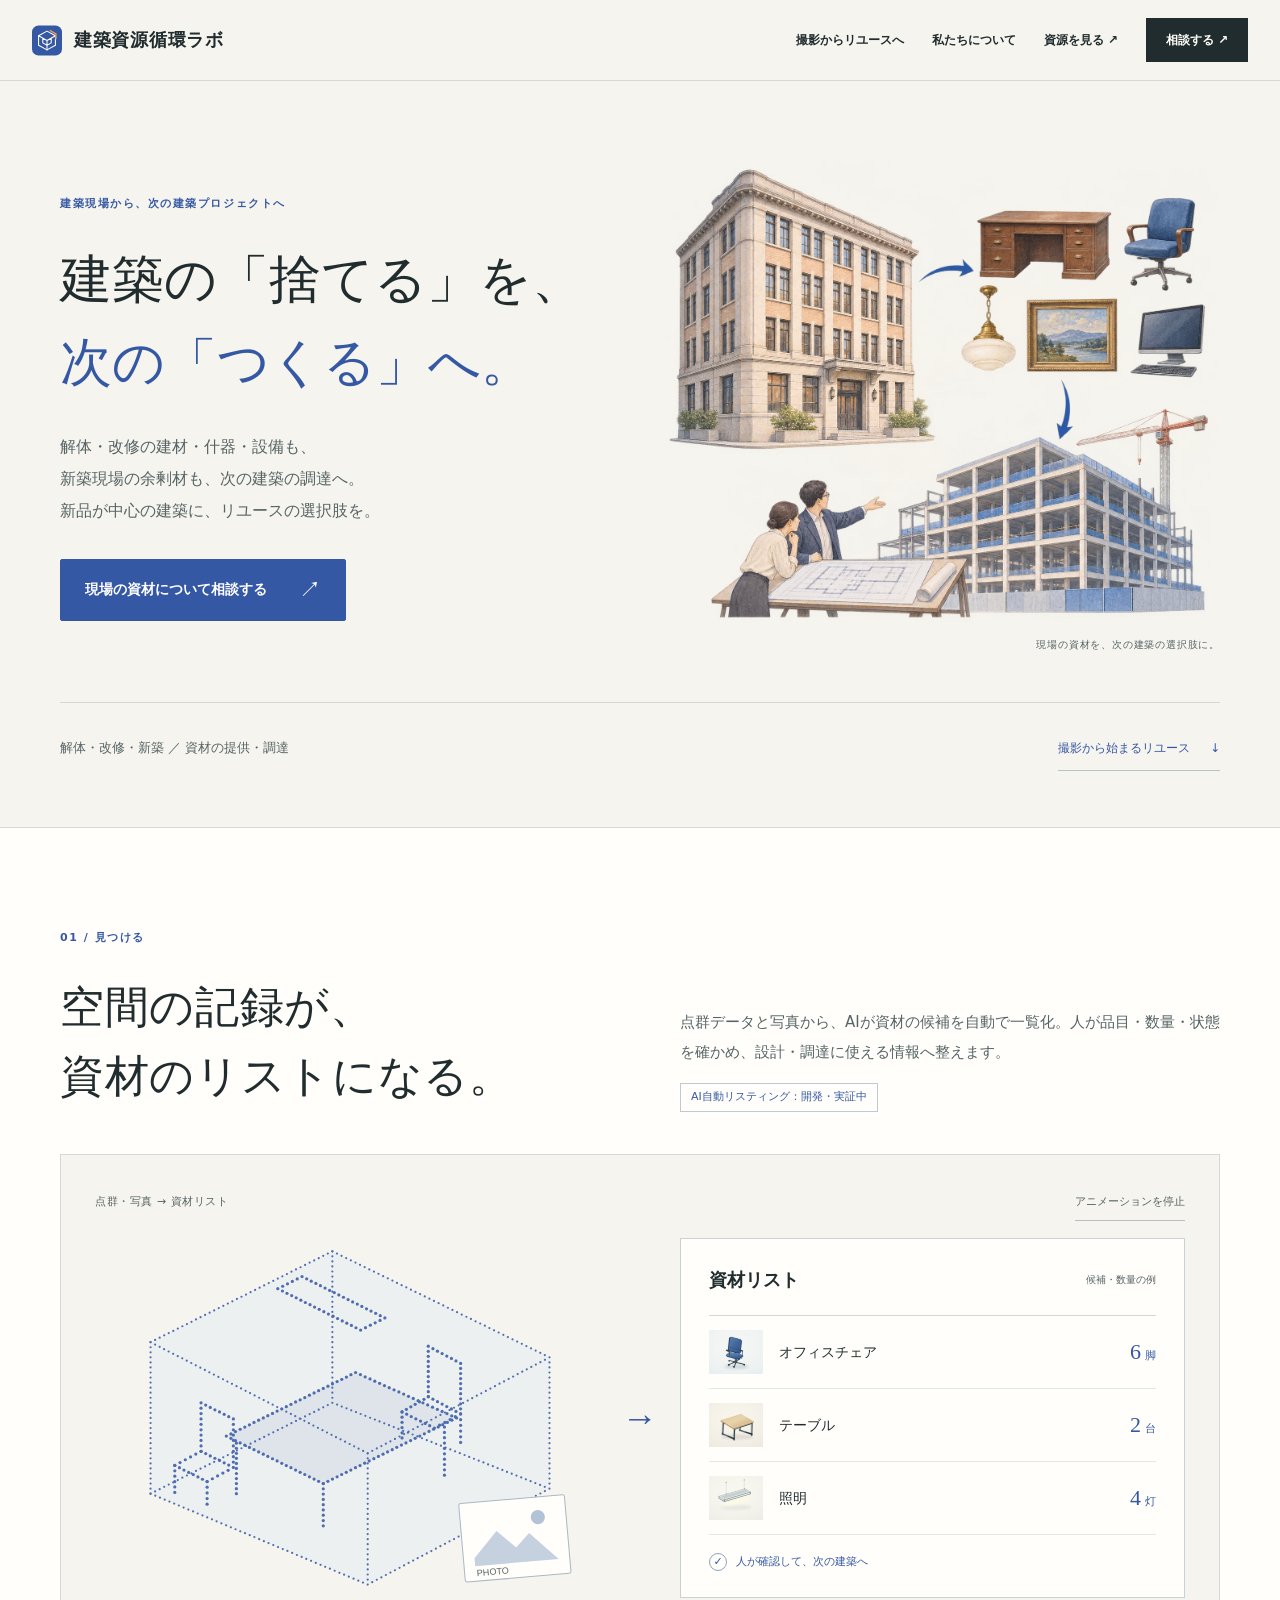
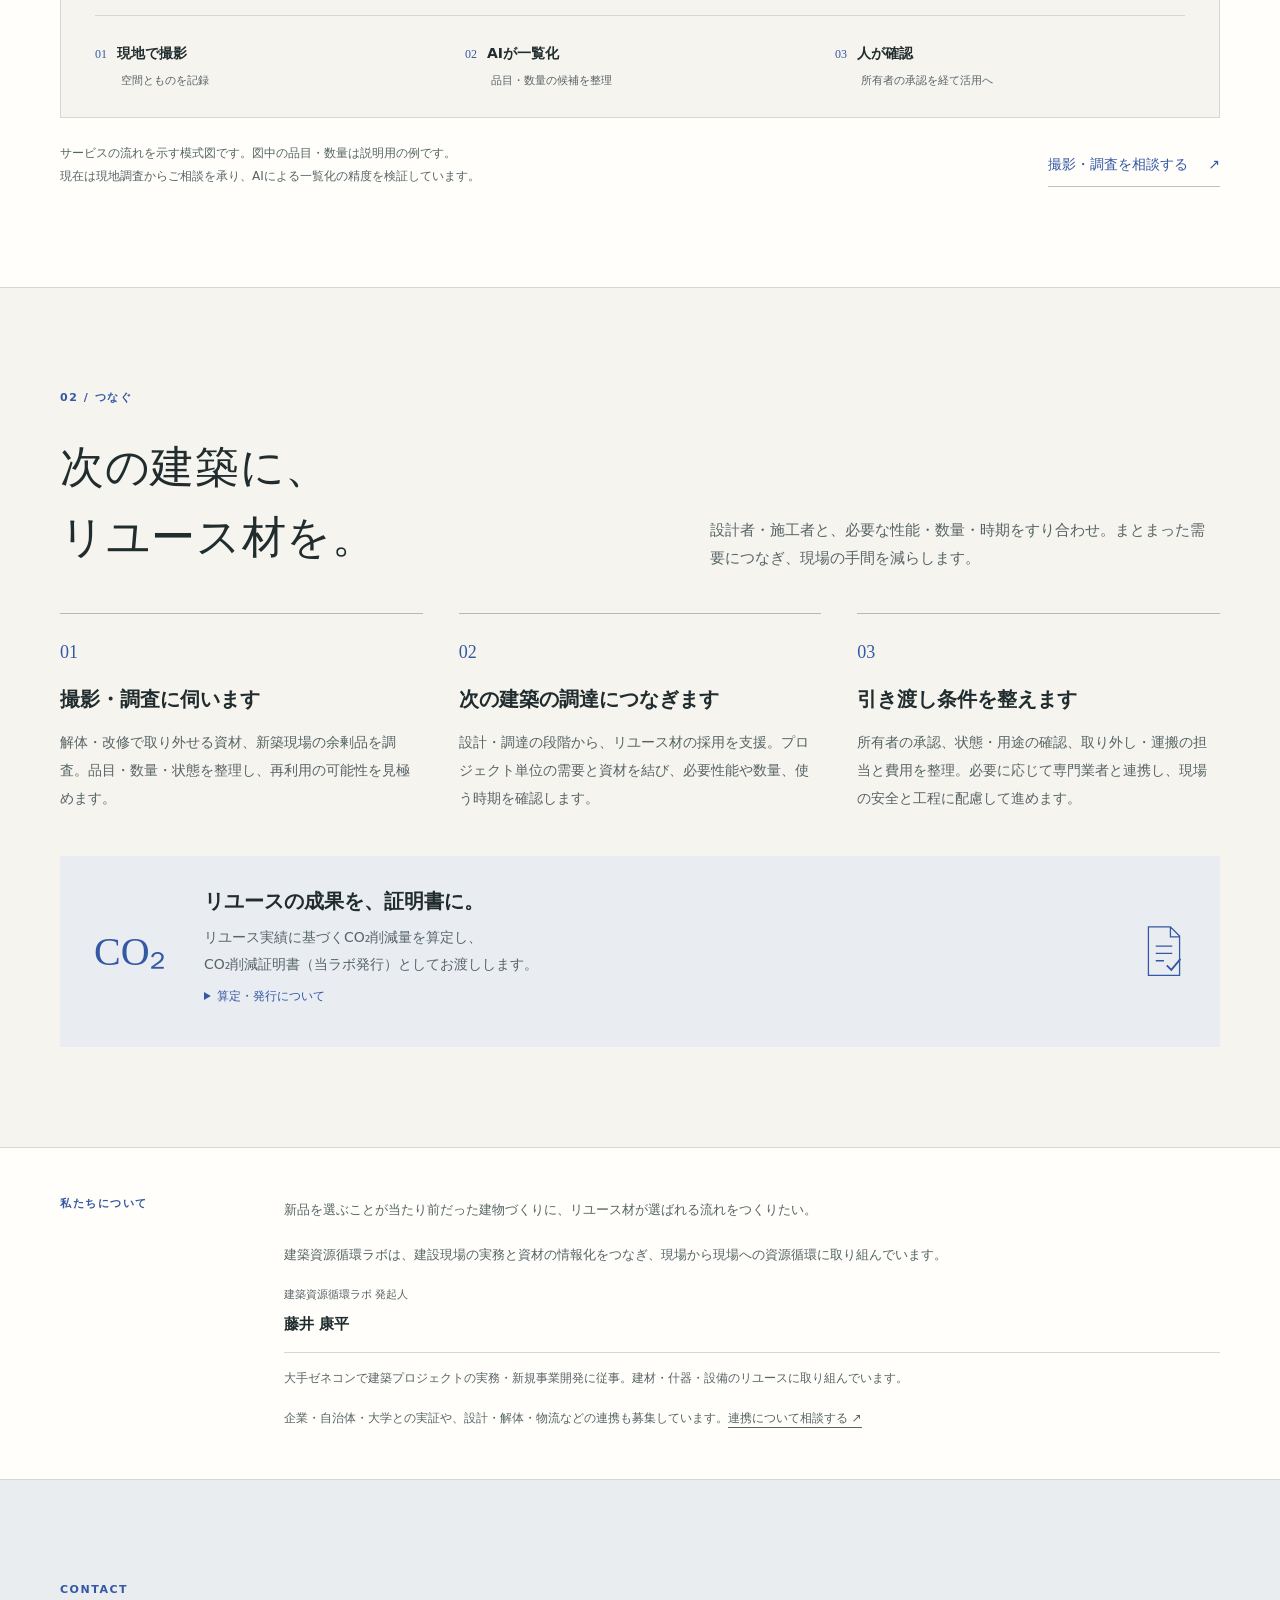
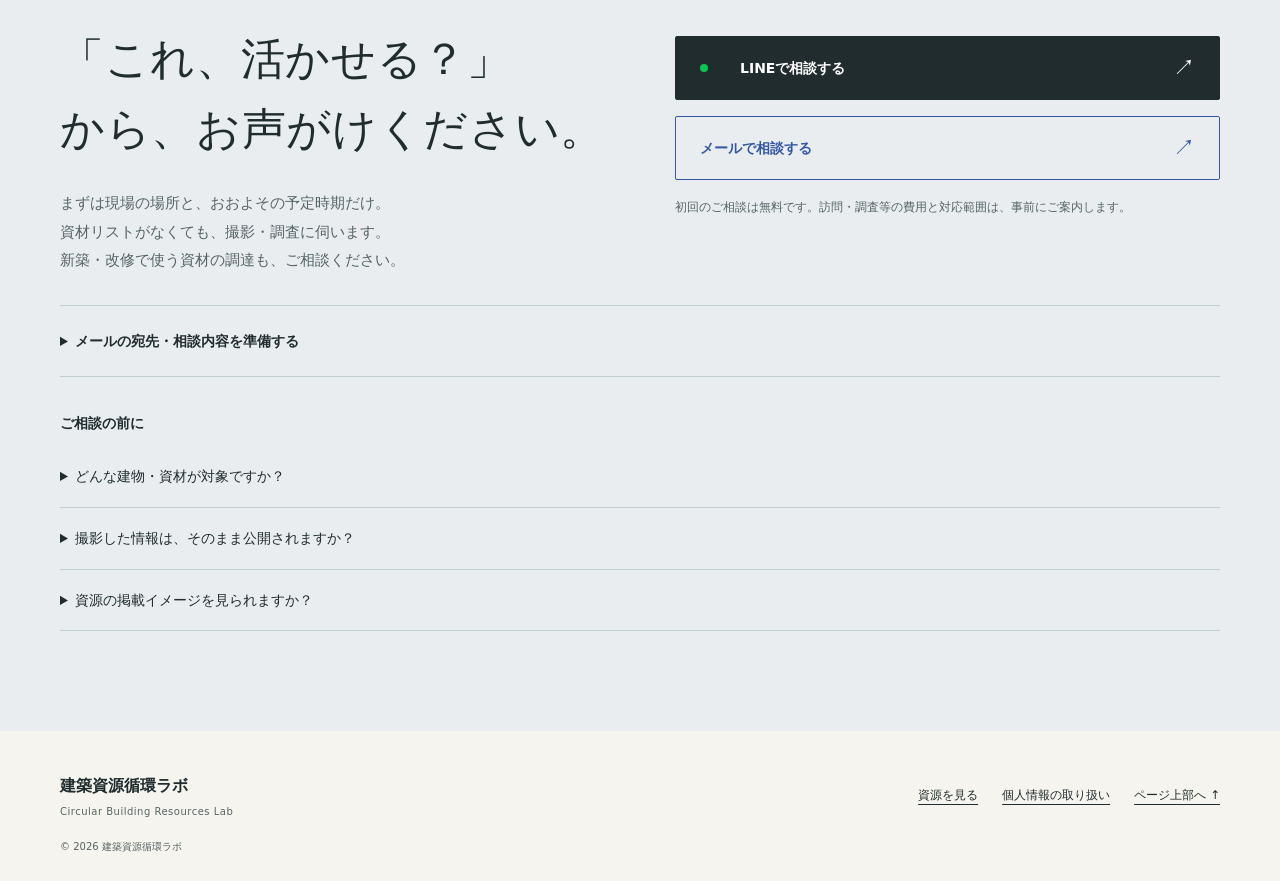
<file: index.html>
<!doctype html>
<html lang="ja"><head><meta charset="utf-8"><meta name="viewport" content="width=device-width, initial-scale=1, viewport-fit=cover"><meta name="theme-color" content="#f6f4ee">
<title>建築資源循環ラボ | 建築の「捨てる」を、次の「つくる」へ。</title>
<meta name="description" content="解体・改修で取り外せる建材・什器・設備、新築現場の余剰材を、次の建築プロジェクトの調達へ。現地撮影から資材の一覧化、設計・施工の条件調整まで、建築資源循環ラボが伴走します。">
<link rel="canonical" href="https://fujisan09.github.io/circular-building-lab/"><link rel="icon" href="assets/logo.svg" type="image/svg+xml">
<meta property="og:type" content="website"><meta property="og:locale" content="ja_JP"><meta property="og:site_name" content="建築資源循環ラボ"><meta property="og:title" content="建築資源循環ラボ | 建築の「捨てる」を、次の「つくる」へ。"><meta property="og:description" content="建築現場から、次の建築プロジェクトへ。解体・改修・新築現場の資材を、設計・調達につなぎます。新品が中心の建物づくりに、リユースの選択肢を。"><meta property="og:url" content="https://fujisan09.github.io/circular-building-lab/"><meta property="og:image" content="https://fujisan09.github.io/circular-building-lab/assets/social-card.png"><meta name="twitter:card" content="summary_large_image">
<style>
:root{--paper:#f6f4ee;--white:#fffefa;--ink:#202c2e;--muted:#566466;--blue:#3558a4;--pale:#e9edf2;--line:#d5d9d5;--serif:"Yu Mincho","Hiragino Mincho ProN",serif;--sans:"Hiragino Kaku Gothic ProN","Yu Gothic",Meiryo,system-ui,sans-serif}
*{box-sizing:border-box}html{scroll-behavior:smooth;scroll-padding-top:100px}body{margin:0;background:var(--paper);color:var(--ink);font:16px/1.9 var(--sans);-webkit-font-smoothing:antialiased}h1,h2,h3,p,figure,dl,dd{margin:0}h1,h2,h3{line-height:1.5}a{color:inherit;text-underline-offset:5px}button,input,select,textarea{font:inherit}button{cursor:pointer}a,button{touch-action:manipulation}svg,img{display:block;max-width:100%}button,a,summary{-webkit-tap-highlight-color:transparent}:focus-visible{outline:3px solid #9c5434;outline-offset:5px}[hidden]{display:none!important}.wrap{width:min(1160px,calc(100% - 96px));margin:auto}.section{padding:100px 0}.eyebrow{font-size:11px;letter-spacing:.14em;font-weight:700;color:var(--blue);margin-bottom:24px}.section-title{font:500 clamp(32px,3.4vw,46px)/1.6 var(--serif);letter-spacing:.015em}.muted{color:var(--muted)}.note{font-size:12px;line-height:1.9;color:var(--muted)}.button{display:inline-flex;justify-content:space-between;align-items:center;gap:32px;min-height:56px;padding:15px 24px;border:1px solid var(--blue);background:var(--blue);color:#fff;text-decoration:none;font-weight:700;font-size:14px;border-radius:2px;transition:background .2s}.button:hover{background:#284682}.button.secondary{background:transparent;color:var(--blue)}.button.secondary:hover{background:var(--pale)}.arrow{font:22px Arial,sans-serif}.text-link{display:inline-flex;align-items:center;gap:20px;min-height:44px;color:var(--blue);font-size:14px;text-decoration:none;border-bottom:1px solid #b7c2cb}.skip-link{position:fixed;top:8px;left:8px;z-index:100;background:var(--ink);color:#fff;padding:10px;transform:translateY(-150%)}.skip-link:focus{transform:none}
.site-header{position:sticky;top:0;z-index:20;background:#f6f4eef5;border-bottom:1px solid var(--line)}.header-inner{width:min(1360px,calc(100% - 64px));min-height:80px;display:flex;align-items:center;justify-content:space-between;gap:24px;margin:auto}.brand{display:flex;align-items:center;gap:12px;text-decoration:none}.brand img{width:30px;height:35px}.brand-name{font-size:18px;letter-spacing:.04em;font-weight:700}.primary-nav{display:flex;align-items:center;gap:28px}.primary-nav a{font-size:12px;font-weight:700;text-decoration:none;min-height:44px;display:flex;align-items:center}.primary-nav .nav-contact{padding:10px 20px;background:var(--ink);color:var(--white)}.menu-toggle{display:none;border:1px solid var(--line);background:none;min-height:44px;padding:8px 12px;font-size:12px}.menu-icon{display:none}
.hero{padding:80px 0 56px}.hero-grid{display:grid;grid-template-columns:1fr 1fr;align-items:center;gap:52px}.hero h1{font:500 clamp(42px,4.6vw,64px)/1.6 var(--serif);letter-spacing:.02em}.hero h1 span{display:block}.hero h1 .accent{color:var(--blue)}.hero-lead{margin-top:26px;color:var(--muted);max-width:460px;font-size:16px;line-height:2}.hero .button{margin-top:32px}.hero-art img{width:100%;height:auto}.hero-art figcaption{text-align:right;font-size:10px;letter-spacing:.08em;color:var(--muted);margin-top:12px}.hero-foot{margin-top:48px;display:flex;justify-content:space-between;gap:24px;align-items:center;padding-top:24px;border-top:1px solid var(--line);font-size:13px;color:var(--muted)}.hero-foot .text-link{font-size:12px;white-space:nowrap}
.process{background:var(--white);border-block:1px solid var(--line)}.section-head{display:grid;grid-template-columns:1fr 1fr;gap:80px;align-items:end;margin-bottom:42px}.section-head .intro{color:var(--muted);font-size:15px;line-height:2}.status-label{display:inline-block;border:1px solid #bdc9d3;padding:3px 10px;font-size:11px;color:var(--blue);margin-top:16px}.listing-demo{border:1px solid var(--line);padding:30px 34px 0;background:var(--paper)}.demo-top{display:flex;justify-content:space-between;align-items:center;gap:12px;color:var(--muted);font-size:11px;letter-spacing:.05em}.motion-toggle{background:transparent;color:var(--muted);border:0;border-bottom:1px solid #b6c0c3;font-size:11px;min-height:36px;padding:3px 0}.demo-grid{display:grid;grid-template-columns:1fr 50px 1fr;gap:15px;align-items:center;min-height:350px}.demo-room svg{width:100%;height:auto}.diagram-arrow{color:var(--blue);font:36px var(--serif);text-align:center}.inventory{background:var(--white);border:1px solid #c9d1d5;padding:24px 28px}.inventory-head{display:flex;align-items:center;justify-content:space-between;padding-bottom:18px;border-bottom:1px solid var(--line)}.inventory-head strong{font-size:18px;font-weight:600}.inventory-head span{font-size:10px;color:var(--muted)}.inventory-row{display:grid;grid-template-columns:54px 1fr auto;gap:16px;align-items:center;padding:14px 0;border-bottom:1px solid #e4e7e2}.inventory-row img{width:54px;height:44px;object-fit:cover}.inventory-row span{font-size:14px}.inventory-row b{font:22px Georgia,serif;color:var(--blue)}.inventory-row b small{font:11px var(--sans);margin-left:4px}.review-label{display:flex;gap:9px;align-items:center;margin-top:17px;font-size:11px;color:var(--blue)}.review-label i{font-style:normal;border:1px solid #91a3bd;border-radius:50%;width:18px;height:18px;line-height:16px;text-align:center}.demo-steps{display:grid;grid-template-columns:repeat(3,1fr);gap:20px;border-top:1px solid var(--line);padding:24px 0}.demo-steps div{font-size:14px}.demo-steps b{display:block;font-weight:600}.demo-steps span{font:12px Georgia,serif;color:var(--blue);margin-right:10px}.demo-steps small{font-size:11px;color:var(--muted);padding-left:26px}.process-bottom{display:flex;justify-content:space-between;gap:28px;margin-top:24px;align-items:center}.process-bottom .note{max-width:720px}.is-playing .sweep{animation:sweep 9s ease-in-out infinite}.is-playing .pointcloud{animation:points 9s ease-in-out infinite}.is-playing .inventory-row{animation:list-row 9s ease-in-out infinite}.is-playing .inventory-row.row2{animation-delay:.45s}.is-playing .inventory-row.row3{animation-delay:.9s}.is-playing .review-label{animation:review 9s ease-in-out infinite}.sweep{opacity:0}.pointcloud{opacity:.85}@keyframes sweep{0%,48%,100%{opacity:0;transform:translateX(-120px)}8%{opacity:.75}38%{opacity:.75;transform:translateX(270px)}43%{opacity:0;transform:translateX(270px)}}@keyframes points{0%,100%{opacity:.55}18%,48%{opacity:1}70%{opacity:.65}}@keyframes list-row{0%,28%,100%{opacity:.28;transform:translateY(4px)}45%,88%{opacity:1;transform:translateY(0)}}@keyframes review{0%,58%,100%{opacity:.2}72%,90%{opacity:1}}
.support-head{display:grid;grid-template-columns:1.1fr 1fr;gap:90px;align-items:end;margin-bottom:40px}.support-head p:last-child{font-size:15px;color:var(--muted)}.support-list{display:grid;grid-template-columns:repeat(3,1fr);gap:36px}.support-item{border-top:1px solid #aebbc0;padding-top:24px}.support-item .number{font:18px Georgia,serif;color:var(--blue)}.support-item h3{font-size:20px;margin:16px 0 14px;font-weight:600}.support-item p{font-size:14px;color:var(--muted);line-height:2}.carbon{display:grid;grid-template-columns:82px 1fr auto;gap:28px;align-items:center;background:var(--pale);margin-top:44px;padding:30px 34px}.carbon-symbol{font:40px Georgia,serif;color:var(--blue)}.carbon h3{font-size:20px;font-weight:600;margin-bottom:8px}.carbon p{font-size:14px;color:var(--muted)}.carbon details{max-width:760px;margin-top:8px}.carbon summary{font-size:12px;color:var(--blue);cursor:pointer;min-height:32px}.carbon details p{font-size:12px;line-height:1.9}.carbon-mark{width:44px;color:var(--blue)}
.about{background:var(--white);border-block:1px solid var(--line)}.about-grid{display:grid;grid-template-columns:.95fr 1.05fr;gap:100px}.about-copy>p{font-size:15px;line-height:2.1;color:var(--muted)}.about-copy>p+p{margin-top:18px}.signature{margin-top:24px;font-size:17px;font-weight:600}.signature small{display:block;font-size:11px;font-weight:400;color:var(--muted);margin-bottom:4px}.profile{border-top:1px solid var(--line);margin-top:20px;padding-top:18px;font-size:12px;color:var(--muted)}.partner-note{margin-top:24px;font-size:13px;color:var(--blue);line-height:1.9}
.contact{background:#e9edf0}.contact-top{display:grid;grid-template-columns:1fr 1fr;gap:70px}.contact-intro{font-size:15px;color:var(--muted);margin-top:25px;max-width:430px}.contact-methods{display:grid;gap:16px;align-content:center}.contact-methods .button{width:100%;min-height:64px}.contact-methods .line{background:var(--ink);border-color:var(--ink)}.contact-methods .line::before{content:"";width:8px;height:8px;background:#06c755;border-radius:50%}.contact-methods .line span:first-of-type{flex:1}.contact-methods .note{margin-top:0}.email-form{margin-top:30px;border-top:1px solid #c2cdd4;border-bottom:1px solid #c2cdd4}.email-form>summary{cursor:pointer;font-size:14px;padding:22px 0;font-weight:600}.contact-box{padding:24px 30px 30px;background:var(--white);margin-bottom:24px;max-width:760px;margin-inline:auto}.form-grid{display:grid;grid-template-columns:1fr 1fr;gap:18px}.field{min-width:0}.field.full{grid-column:1/-1}.field-label{display:flex;gap:10px;align-items:center;font-size:13px;font-weight:600;margin-bottom:7px}.badge{font-size:10px;line-height:1.6;font-weight:400;border:1px solid #cbbdb4;padding:1px 5px;color:#945035}.badge.optional{color:var(--muted);border-color:var(--line)}input:not([type=checkbox]),select,textarea{width:100%;background:var(--white);border:1px solid #abb8bd;border-radius:2px;padding:11px 12px;min-height:48px;font-size:16px;color:var(--ink)}textarea{min-height:120px;resize:vertical}input::placeholder,textarea::placeholder{font-size:13px;color:#687579}.consent{display:flex;align-items:flex-start;gap:10px;margin-top:22px;font-size:13px}.consent input{width:20px;height:20px;margin-top:2px;accent-color:var(--blue)}.submit-button{width:100%;margin-top:22px}.submit-button:disabled{opacity:.55}.form-note{text-align:center;font-size:11px;color:var(--muted);margin-top:10px}.form-errors{font-size:13px;background:#fff1e9;border:1px solid #bb8468;padding:16px;margin-bottom:22px}.field-error{font-size:12px;color:#943922;margin-top:6px}[aria-invalid=true]{border-color:#943922!important}.success-panel{padding:20px 0}.success-icon{font-size:30px;color:var(--blue)}.success-panel h3{font-size:22px;margin:14px 0}.success-panel p{font-size:14px;margin-bottom:16px}.faq{margin-top:36px}.faq-title{font-size:14px;margin-bottom:12px;font-weight:600}.faq details{border-bottom:1px solid #c2cdd4}.faq summary{font-size:14px;padding:17px 0;cursor:pointer}.faq details p{font-size:13px;color:var(--muted);padding:0 18px 20px;max-width:900px}.site-footer{padding:40px 0 25px}.footer-top{display:flex;justify-content:space-between;gap:30px;align-items:center}.footer-brand{font-size:16px;font-weight:700}.footer-en{font-size:10px;color:var(--muted);letter-spacing:.05em}.footer-nav{display:flex;gap:24px;flex-wrap:wrap}.footer-nav a{font-size:12px;min-height:44px;display:flex;align-items:center}.footer-note{font-size:11px;color:var(--muted);line-height:1.9;margin-top:20px}.copyright{font-size:10px;color:var(--muted);margin-top:16px}.anchor{position:absolute;scroll-margin-top:100px}
@media(max-width:1000px){.wrap{width:calc(100% - 64px)}.hero-grid{gap:24px}.hero h1{font-size:46px}.section-head,.support-head{gap:38px}.about-grid{gap:50px}.primary-nav{gap:18px}.primary-nav a{font-size:11px}.demo-grid{grid-template-columns:1fr 30px 1fr;gap:10px}.listing-demo{padding:25px 24px 0}.inventory{padding:20px}.inventory-row{gap:10px}.contact-top{gap:40px}.support-list{gap:25px}}
@media(min-width:761px) and (max-width:1000px){.hero h1{font-size:clamp(32px,4.2vw,43px)}.section-title{font-size:32px}.contact .section-title{font-size:30px}}
@media(max-width:760px){html{scroll-padding-top:85px}.wrap{width:calc(100% - 40px)}.header-inner{width:calc(100% - 32px);min-height:68px;gap:12px;flex-wrap:wrap}.brand{gap:8px}.brand img{width:25px;height:29px}.brand-name{font-size:16px}.menu-toggle{display:flex;align-items:center}.js .primary-nav{display:none}.primary-nav,.js .primary-nav.is-open{display:flex;flex:1 0 100%;flex-direction:column;align-items:stretch;gap:0;padding:8px 0 16px}.primary-nav a{font-size:14px;padding:10px 8px}.primary-nav .nav-contact{margin-top:8px;justify-content:center}.hero{padding:47px 0 32px}.hero-grid{grid-template-columns:1fr;gap:20px}.hero .eyebrow{font-size:10px;margin-bottom:20px}.hero h1{font-size:clamp(35px,8.7vw,54px);line-height:1.6}.hero-lead{font-size:15px;margin-top:20px;max-width:520px}.hero .button{margin-top:24px;min-height:54px;font-size:13px;gap:20px;padding-inline:20px}.hero-art{max-width:450px;justify-self:center;margin-top:8px}.hero-art img{max-height:350px;width:auto}.hero-art figcaption{font-size:10px}.hero-foot{margin-top:26px;padding-top:18px;align-items:flex-start;font-size:11px;gap:14px}.hero-foot p{max-width:220px}.hero-foot .text-link{font-size:11px;gap:8px}.section{padding:62px 0}.section-title{font-size:32px;line-height:1.65}.eyebrow{margin-bottom:17px}.section-head,.support-head,.about-grid,.contact-top{grid-template-columns:1fr;gap:24px}.section-head{margin-bottom:28px}.section-head .intro{font-size:14px}.listing-demo{padding:17px 18px 0}.demo-top{font-size:10px;align-items:center}.motion-toggle{font-size:10px}.demo-grid{grid-template-columns:1fr;gap:0;max-width:450px;margin:auto}.demo-room svg{max-height:260px}.diagram-arrow{transform:rotate(90deg);font-size:29px;height:30px;line-height:30px;margin:0 0 18px}.inventory{padding:18px 20px}.inventory-row{padding:10px 0}.demo-steps{gap:10px;margin-top:24px;padding:20px 0}.demo-steps div{font-size:12px}.demo-steps span{display:block;margin-bottom:4px}.demo-steps small{display:none}.process-bottom{display:block;margin-top:20px}.process-bottom .text-link{margin-top:13px}.support-list{grid-template-columns:1fr;gap:26px}.support-item{display:grid;grid-template-columns:30px 1fr;gap:12px;padding-top:23px}.support-item .number{grid-row:1/3;line-height:1.5}.support-item h3{margin:0;font-size:19px}.support-item p{grid-column:2;font-size:14px}.support-head{margin-bottom:30px}.carbon{grid-template-columns:1fr;gap:12px;margin-top:32px;padding:25px}.carbon-symbol{font-size:29px}.carbon h3{font-size:19px}.carbon-mark{display:none}.about-copy>p{font-size:14px}.profile{font-size:12px}.contact-intro{margin-top:20px;font-size:14px}.contact-methods{gap:13px}.contact-box{padding:22px 18px}.form-grid{grid-template-columns:1fr;gap:20px}.field.full{grid-column:auto}.contact-methods .button{min-height:58px}.faq summary{font-size:13px}.footer-top{align-items:flex-start;flex-direction:column;gap:12px}.footer-nav{gap:20px}.footer-note{margin-top:16px}.site-footer{padding-top:30px}}
@media(prefers-reduced-motion:reduce){html{scroll-behavior:auto}*,*::before,*::after{animation:none!important;transition:none!important}.sweep{display:none}.inventory-row,.review-label{opacity:1!important;transform:none!important}}

.hero h1{font-size:clamp(37px,4.05vw,56px);letter-spacing:0}.hero h1 span{white-space:nowrap}.about{padding-block:48px}.about-grid{grid-template-columns:180px 1fr;gap:44px}.about-copy>p{font-size:13px}.about .signature{font-size:15px;margin-top:16px}.about .profile{margin-top:14px;padding-top:14px}.about .partner-note{font-size:12px;margin-top:16px}.draft-actions{display:flex;gap:12px;flex-wrap:wrap;margin:20px 0}.draft-address{overflow-wrap:anywhere;font-size:14px;margin-block:12px}.draft-text{font-size:14px;min-height:220px}.copy-result{font-size:13px;min-height:26px;color:var(--blue)}
@media(min-width:761px) and (max-width:1000px){.hero h1{font-size:clamp(26px,3.5vw,35px)}}
@media(max-width:760px){.hero h1{font-size:clamp(26px,7.1vw,43px)}.about-grid{grid-template-columns:1fr;gap:4px}.about{padding-block:36px}.draft-actions{display:grid;grid-template-columns:1fr}.draft-actions .button{font-size:13px;gap:12px}}
</style></head><body id="top">
<a class="skip-link" href="#main">本文へスキップ</a>
<header class="site-header"><div class="header-inner"><a class="brand" href="#top"><img src="assets/logo.svg" alt="" width="30" height="35"><span class="brand-name">建築資源循環ラボ</span></a><button class="menu-toggle" type="button" aria-controls="primary-nav" aria-expanded="false"><span class="menu-label">メニュー</span><span class="menu-icon"><i></i><i></i></span></button><nav class="primary-nav" id="primary-nav" aria-label="メインナビゲーション"><a href="#how">撮影からリユースへ</a><a href="#about">私たちについて</a><a href="market/">資源を見る ↗</a><a class="nav-contact" href="#contact">相談する ↗</a></nav></div></header>
<main id="main">
<section class="hero" aria-labelledby="hero-title"><div class="wrap"><div class="hero-grid"><div><p class="eyebrow">建築現場から、次の建築プロジェクトへ</p><h1 id="hero-title"><span>建築の「捨てる」を、</span><span class="accent">次の「つくる」へ。</span></h1><p class="hero-lead">解体・改修の建材・什器・設備も、<br>新築現場の余剰材も、次の建築の調達へ。<br>新品が中心の建築に、リユースの選択肢を。</p><a class="button" href="#contact">現場の資材について相談する <span class="arrow" aria-hidden="true">↗</span></a></div><figure class="hero-art"><img src="assets/circular-building-reuse.webp" width="1374" height="1145" fetchpriority="high" alt="歴史を感じるオフィスビルから、机・椅子・アンティーク照明・絵画・パソコンを取り出し、図面を検討する設計者と次の建築現場につなぐイラスト"><figcaption>現場の資材を、次の建築の選択肢に。</figcaption></figure></div><div class="hero-foot"><p>解体・改修・新築 ／ 資材の提供・調達</p><a class="text-link" href="#how">撮影から始まるリユース <span aria-hidden="true">↓</span></a></div></div></section>
<section class="section process" id="how" aria-labelledby="how-title"><span class="anchor" id="platform"></span><span class="anchor" id="scan-bridge"></span><div class="wrap"><div class="section-head"><div><p class="eyebrow">01 / 見つける</p><h2 class="section-title" id="how-title">空間の記録が、<br>資材のリストになる。</h2></div><div><p class="intro">点群データと写真から、AIが資材の候補を自動で一覧化。人が品目・数量・状態を確かめ、設計・調達に使える情報へ整えます。</p><span class="status-label">AI自動リスティング：開発・実証中</span></div></div>
<div class="listing-demo" id="listing-demo"><div class="demo-top"><span>点群・写真 → 資材リスト</span><button class="motion-toggle" id="motion-toggle" type="button" aria-pressed="false" aria-controls="listing-demo">アニメーションを再生</button></div><div class="demo-grid"><div class="demo-room"><svg viewBox="0 0 500 390" role="img" aria-labelledby="room-title"><title id="room-title">点群で表した室内の机・椅子・照明と、写真の模式図</title><defs><linearGradient id="scan-light"><stop stop-color="#3558a4" stop-opacity="0"/><stop offset="1" stop-color="#3558a4" stop-opacity=".16"/></linearGradient></defs><path d="M55 120 235 30 450 135 450 265 270 360 55 270Z" fill="#edf0f0"/><g class="pointcloud" fill="#3558a4"><circle cx="55.0" cy="120.0" r="1.1"/><circle cx="59.5" cy="117.8" r="1.1"/><circle cx="64.0" cy="115.5" r="1.1"/><circle cx="68.5" cy="113.2" r="1.1"/><circle cx="73.0" cy="111.0" r="1.1"/><circle cx="77.5" cy="108.8" r="1.1"/><circle cx="82.0" cy="106.5" r="1.1"/><circle cx="86.5" cy="104.2" r="1.1"/><circle cx="91.0" cy="102.0" r="1.1"/><circle cx="95.5" cy="99.8" r="1.1"/><circle cx="100.0" cy="97.5" r="1.1"/><circle cx="104.5" cy="95.2" r="1.1"/><circle cx="109.0" cy="93.0" r="1.1"/><circle cx="113.5" cy="90.8" r="1.1"/><circle cx="118.0" cy="88.5" r="1.1"/><circle cx="122.5" cy="86.2" r="1.1"/><circle cx="127.0" cy="84.0" r="1.1"/><circle cx="131.5" cy="81.8" r="1.1"/><circle cx="136.0" cy="79.5" r="1.1"/><circle cx="140.5" cy="77.2" r="1.1"/><circle cx="145.0" cy="75.0" r="1.1"/><circle cx="149.5" cy="72.8" r="1.1"/><circle cx="154.0" cy="70.5" r="1.1"/><circle cx="158.5" cy="68.2" r="1.1"/><circle cx="163.0" cy="66.0" r="1.1"/><circle cx="167.5" cy="63.8" r="1.1"/><circle cx="172.0" cy="61.5" r="1.1"/><circle cx="176.5" cy="59.2" r="1.1"/><circle cx="181.0" cy="57.0" r="1.1"/><circle cx="185.5" cy="54.8" r="1.1"/><circle cx="190.0" cy="52.5" r="1.1"/><circle cx="194.5" cy="50.2" r="1.1"/><circle cx="199.0" cy="48.0" r="1.1"/><circle cx="203.5" cy="45.8" r="1.1"/><circle cx="208.0" cy="43.5" r="1.1"/><circle cx="212.5" cy="41.2" r="1.1"/><circle cx="217.0" cy="39.0" r="1.1"/><circle cx="221.5" cy="36.8" r="1.1"/><circle cx="226.0" cy="34.5" r="1.1"/><circle cx="230.5" cy="32.2" r="1.1"/><circle cx="235.0" cy="30.0" r="1.1"/><circle cx="239.6" cy="32.2" r="1.1"/><circle cx="244.1" cy="34.5" r="1.1"/><circle cx="248.7" cy="36.7" r="1.1"/><circle cx="253.3" cy="38.9" r="1.1"/><circle cx="257.9" cy="41.2" r="1.1"/><circle cx="262.4" cy="43.4" r="1.1"/><circle cx="267.0" cy="45.6" r="1.1"/><circle cx="271.6" cy="47.9" r="1.1"/><circle cx="276.2" cy="50.1" r="1.1"/><circle cx="280.7" cy="52.3" r="1.1"/><circle cx="285.3" cy="54.6" r="1.1"/><circle cx="289.9" cy="56.8" r="1.1"/><circle cx="294.5" cy="59.0" r="1.1"/><circle cx="299.0" cy="61.3" r="1.1"/><circle cx="303.6" cy="63.5" r="1.1"/><circle cx="308.2" cy="65.7" r="1.1"/><circle cx="312.8" cy="68.0" r="1.1"/><circle cx="317.3" cy="70.2" r="1.1"/><circle cx="321.9" cy="72.4" r="1.1"/><circle cx="326.5" cy="74.7" r="1.1"/><circle cx="331.1" cy="76.9" r="1.1"/><circle cx="335.6" cy="79.1" r="1.1"/><circle cx="340.2" cy="81.4" r="1.1"/><circle cx="344.8" cy="83.6" r="1.1"/><circle cx="349.4" cy="85.9" r="1.1"/><circle cx="353.9" cy="88.1" r="1.1"/><circle cx="358.5" cy="90.3" r="1.1"/><circle cx="363.1" cy="92.6" r="1.1"/><circle cx="367.7" cy="94.8" r="1.1"/><circle cx="372.2" cy="97.0" r="1.1"/><circle cx="376.8" cy="99.3" r="1.1"/><circle cx="381.4" cy="101.5" r="1.1"/><circle cx="386.0" cy="103.7" r="1.1"/><circle cx="390.5" cy="106.0" r="1.1"/><circle cx="395.1" cy="108.2" r="1.1"/><circle cx="399.7" cy="110.4" r="1.1"/><circle cx="404.3" cy="112.7" r="1.1"/><circle cx="408.8" cy="114.9" r="1.1"/><circle cx="413.4" cy="117.1" r="1.1"/><circle cx="418.0" cy="119.4" r="1.1"/><circle cx="422.6" cy="121.6" r="1.1"/><circle cx="427.1" cy="123.8" r="1.1"/><circle cx="431.7" cy="126.1" r="1.1"/><circle cx="436.3" cy="128.3" r="1.1"/><circle cx="440.9" cy="130.5" r="1.1"/><circle cx="445.4" cy="132.8" r="1.1"/><circle cx="450.0" cy="135.0" r="1.1"/><circle cx="445.5" cy="137.4" r="1.1"/><circle cx="441.0" cy="139.8" r="1.1"/><circle cx="436.5" cy="142.1" r="1.1"/><circle cx="432.0" cy="144.5" r="1.1"/><circle cx="427.5" cy="146.9" r="1.1"/><circle cx="423.0" cy="149.2" r="1.1"/><circle cx="418.5" cy="151.6" r="1.1"/><circle cx="414.0" cy="154.0" r="1.1"/><circle cx="409.5" cy="156.4" r="1.1"/><circle cx="405.0" cy="158.8" r="1.1"/><circle cx="400.5" cy="161.1" r="1.1"/><circle cx="396.0" cy="163.5" r="1.1"/><circle cx="391.5" cy="165.9" r="1.1"/><circle cx="387.0" cy="168.2" r="1.1"/><circle cx="382.5" cy="170.6" r="1.1"/><circle cx="378.0" cy="173.0" r="1.1"/><circle cx="373.5" cy="175.4" r="1.1"/><circle cx="369.0" cy="177.8" r="1.1"/><circle cx="364.5" cy="180.1" r="1.1"/><circle cx="360.0" cy="182.5" r="1.1"/><circle cx="355.5" cy="184.9" r="1.1"/><circle cx="351.0" cy="187.2" r="1.1"/><circle cx="346.5" cy="189.6" r="1.1"/><circle cx="342.0" cy="192.0" r="1.1"/><circle cx="337.5" cy="194.4" r="1.1"/><circle cx="333.0" cy="196.8" r="1.1"/><circle cx="328.5" cy="199.1" r="1.1"/><circle cx="324.0" cy="201.5" r="1.1"/><circle cx="319.5" cy="203.9" r="1.1"/><circle cx="315.0" cy="206.2" r="1.1"/><circle cx="310.5" cy="208.6" r="1.1"/><circle cx="306.0" cy="211.0" r="1.1"/><circle cx="301.5" cy="213.4" r="1.1"/><circle cx="297.0" cy="215.8" r="1.1"/><circle cx="292.5" cy="218.1" r="1.1"/><circle cx="288.0" cy="220.5" r="1.1"/><circle cx="283.5" cy="222.9" r="1.1"/><circle cx="279.0" cy="225.2" r="1.1"/><circle cx="274.5" cy="227.6" r="1.1"/><circle cx="270.0" cy="230.0" r="1.1"/><circle cx="265.5" cy="227.7" r="1.1"/><circle cx="261.0" cy="225.4" r="1.1"/><circle cx="256.6" cy="223.1" r="1.1"/><circle cx="252.1" cy="220.8" r="1.1"/><circle cx="247.6" cy="218.5" r="1.1"/><circle cx="243.1" cy="216.2" r="1.1"/><circle cx="238.6" cy="214.0" r="1.1"/><circle cx="234.2" cy="211.7" r="1.1"/><circle cx="229.7" cy="209.4" r="1.1"/><circle cx="225.2" cy="207.1" r="1.1"/><circle cx="220.7" cy="204.8" r="1.1"/><circle cx="216.2" cy="202.5" r="1.1"/><circle cx="211.8" cy="200.2" r="1.1"/><circle cx="207.3" cy="197.9" r="1.1"/><circle cx="202.8" cy="195.6" r="1.1"/><circle cx="198.3" cy="193.3" r="1.1"/><circle cx="193.9" cy="191.0" r="1.1"/><circle cx="189.4" cy="188.8" r="1.1"/><circle cx="184.9" cy="186.5" r="1.1"/><circle cx="180.4" cy="184.2" r="1.1"/><circle cx="175.9" cy="181.9" r="1.1"/><circle cx="171.5" cy="179.6" r="1.1"/><circle cx="167.0" cy="177.3" r="1.1"/><circle cx="162.5" cy="175.0" r="1.1"/><circle cx="158.0" cy="172.7" r="1.1"/><circle cx="153.5" cy="170.4" r="1.1"/><circle cx="149.1" cy="168.1" r="1.1"/><circle cx="144.6" cy="165.8" r="1.1"/><circle cx="140.1" cy="163.5" r="1.1"/><circle cx="135.6" cy="161.2" r="1.1"/><circle cx="131.1" cy="159.0" r="1.1"/><circle cx="126.7" cy="156.7" r="1.1"/><circle cx="122.2" cy="154.4" r="1.1"/><circle cx="117.7" cy="152.1" r="1.1"/><circle cx="113.2" cy="149.8" r="1.1"/><circle cx="108.8" cy="147.5" r="1.1"/><circle cx="104.3" cy="145.2" r="1.1"/><circle cx="99.8" cy="142.9" r="1.1"/><circle cx="95.3" cy="140.6" r="1.1"/><circle cx="90.8" cy="138.3" r="1.1"/><circle cx="86.4" cy="136.0" r="1.1"/><circle cx="81.9" cy="133.8" r="1.1"/><circle cx="77.4" cy="131.5" r="1.1"/><circle cx="72.9" cy="129.2" r="1.1"/><circle cx="68.4" cy="126.9" r="1.1"/><circle cx="64.0" cy="124.6" r="1.1"/><circle cx="59.5" cy="122.3" r="1.1"/><circle cx="55.0" cy="120.0" r="1.1"/><circle cx="55.0" cy="125.0" r="1.1"/><circle cx="55.0" cy="130.0" r="1.1"/><circle cx="55.0" cy="135.0" r="1.1"/><circle cx="55.0" cy="140.0" r="1.1"/><circle cx="55.0" cy="145.0" r="1.1"/><circle cx="55.0" cy="150.0" r="1.1"/><circle cx="55.0" cy="155.0" r="1.1"/><circle cx="55.0" cy="160.0" r="1.1"/><circle cx="55.0" cy="165.0" r="1.1"/><circle cx="55.0" cy="170.0" r="1.1"/><circle cx="55.0" cy="175.0" r="1.1"/><circle cx="55.0" cy="180.0" r="1.1"/><circle cx="55.0" cy="185.0" r="1.1"/><circle cx="55.0" cy="190.0" r="1.1"/><circle cx="55.0" cy="195.0" r="1.1"/><circle cx="55.0" cy="200.0" r="1.1"/><circle cx="55.0" cy="205.0" r="1.1"/><circle cx="55.0" cy="210.0" r="1.1"/><circle cx="55.0" cy="215.0" r="1.1"/><circle cx="55.0" cy="220.0" r="1.1"/><circle cx="55.0" cy="225.0" r="1.1"/><circle cx="55.0" cy="230.0" r="1.1"/><circle cx="55.0" cy="235.0" r="1.1"/><circle cx="55.0" cy="240.0" r="1.1"/><circle cx="55.0" cy="245.0" r="1.1"/><circle cx="55.0" cy="250.0" r="1.1"/><circle cx="55.0" cy="255.0" r="1.1"/><circle cx="55.0" cy="260.0" r="1.1"/><circle cx="55.0" cy="265.0" r="1.1"/><circle cx="55.0" cy="270.0" r="1.1"/><circle cx="59.7" cy="272.0" r="1.1"/><circle cx="64.3" cy="273.9" r="1.1"/><circle cx="69.0" cy="275.9" r="1.1"/><circle cx="73.7" cy="277.8" r="1.1"/><circle cx="78.4" cy="279.8" r="1.1"/><circle cx="83.0" cy="281.7" r="1.1"/><circle cx="87.7" cy="283.7" r="1.1"/><circle cx="92.4" cy="285.7" r="1.1"/><circle cx="97.1" cy="287.6" r="1.1"/><circle cx="101.7" cy="289.6" r="1.1"/><circle cx="106.4" cy="291.5" r="1.1"/><circle cx="111.1" cy="293.5" r="1.1"/><circle cx="115.8" cy="295.4" r="1.1"/><circle cx="120.4" cy="297.4" r="1.1"/><circle cx="125.1" cy="299.3" r="1.1"/><circle cx="129.8" cy="301.3" r="1.1"/><circle cx="134.5" cy="303.3" r="1.1"/><circle cx="139.1" cy="305.2" r="1.1"/><circle cx="143.8" cy="307.2" r="1.1"/><circle cx="148.5" cy="309.1" r="1.1"/><circle cx="153.2" cy="311.1" r="1.1"/><circle cx="157.8" cy="313.0" r="1.1"/><circle cx="162.5" cy="315.0" r="1.1"/><circle cx="167.2" cy="317.0" r="1.1"/><circle cx="171.8" cy="318.9" r="1.1"/><circle cx="176.5" cy="320.9" r="1.1"/><circle cx="181.2" cy="322.8" r="1.1"/><circle cx="185.9" cy="324.8" r="1.1"/><circle cx="190.5" cy="326.7" r="1.1"/><circle cx="195.2" cy="328.7" r="1.1"/><circle cx="199.9" cy="330.7" r="1.1"/><circle cx="204.6" cy="332.6" r="1.1"/><circle cx="209.2" cy="334.6" r="1.1"/><circle cx="213.9" cy="336.5" r="1.1"/><circle cx="218.6" cy="338.5" r="1.1"/><circle cx="223.3" cy="340.4" r="1.1"/><circle cx="227.9" cy="342.4" r="1.1"/><circle cx="232.6" cy="344.3" r="1.1"/><circle cx="237.3" cy="346.3" r="1.1"/><circle cx="242.0" cy="348.3" r="1.1"/><circle cx="246.6" cy="350.2" r="1.1"/><circle cx="251.3" cy="352.2" r="1.1"/><circle cx="256.0" cy="354.1" r="1.1"/><circle cx="260.7" cy="356.1" r="1.1"/><circle cx="265.3" cy="358.0" r="1.1"/><circle cx="270.0" cy="360.0" r="1.1"/><circle cx="274.5" cy="357.6" r="1.1"/><circle cx="279.0" cy="355.2" r="1.1"/><circle cx="283.5" cy="352.9" r="1.1"/><circle cx="288.0" cy="350.5" r="1.1"/><circle cx="292.5" cy="348.1" r="1.1"/><circle cx="297.0" cy="345.8" r="1.1"/><circle cx="301.5" cy="343.4" r="1.1"/><circle cx="306.0" cy="341.0" r="1.1"/><circle cx="310.5" cy="338.6" r="1.1"/><circle cx="315.0" cy="336.2" r="1.1"/><circle cx="319.5" cy="333.9" r="1.1"/><circle cx="324.0" cy="331.5" r="1.1"/><circle cx="328.5" cy="329.1" r="1.1"/><circle cx="333.0" cy="326.8" r="1.1"/><circle cx="337.5" cy="324.4" r="1.1"/><circle cx="342.0" cy="322.0" r="1.1"/><circle cx="346.5" cy="319.6" r="1.1"/><circle cx="351.0" cy="317.2" r="1.1"/><circle cx="355.5" cy="314.9" r="1.1"/><circle cx="360.0" cy="312.5" r="1.1"/><circle cx="364.5" cy="310.1" r="1.1"/><circle cx="369.0" cy="307.8" r="1.1"/><circle cx="373.5" cy="305.4" r="1.1"/><circle cx="378.0" cy="303.0" r="1.1"/><circle cx="382.5" cy="300.6" r="1.1"/><circle cx="387.0" cy="298.2" r="1.1"/><circle cx="391.5" cy="295.9" r="1.1"/><circle cx="396.0" cy="293.5" r="1.1"/><circle cx="400.5" cy="291.1" r="1.1"/><circle cx="405.0" cy="288.8" r="1.1"/><circle cx="409.5" cy="286.4" r="1.1"/><circle cx="414.0" cy="284.0" r="1.1"/><circle cx="418.5" cy="281.6" r="1.1"/><circle cx="423.0" cy="279.2" r="1.1"/><circle cx="427.5" cy="276.9" r="1.1"/><circle cx="432.0" cy="274.5" r="1.1"/><circle cx="436.5" cy="272.1" r="1.1"/><circle cx="441.0" cy="269.8" r="1.1"/><circle cx="445.5" cy="267.4" r="1.1"/><circle cx="450.0" cy="265.0" r="1.1"/><circle cx="450.0" cy="260.0" r="1.1"/><circle cx="450.0" cy="255.0" r="1.1"/><circle cx="450.0" cy="250.0" r="1.1"/><circle cx="450.0" cy="245.0" r="1.1"/><circle cx="450.0" cy="240.0" r="1.1"/><circle cx="450.0" cy="235.0" r="1.1"/><circle cx="450.0" cy="230.0" r="1.1"/><circle cx="450.0" cy="225.0" r="1.1"/><circle cx="450.0" cy="220.0" r="1.1"/><circle cx="450.0" cy="215.0" r="1.1"/><circle cx="450.0" cy="210.0" r="1.1"/><circle cx="450.0" cy="205.0" r="1.1"/><circle cx="450.0" cy="200.0" r="1.1"/><circle cx="450.0" cy="195.0" r="1.1"/><circle cx="450.0" cy="190.0" r="1.1"/><circle cx="450.0" cy="185.0" r="1.1"/><circle cx="450.0" cy="180.0" r="1.1"/><circle cx="450.0" cy="175.0" r="1.1"/><circle cx="450.0" cy="170.0" r="1.1"/><circle cx="450.0" cy="165.0" r="1.1"/><circle cx="450.0" cy="160.0" r="1.1"/><circle cx="450.0" cy="155.0" r="1.1"/><circle cx="450.0" cy="150.0" r="1.1"/><circle cx="450.0" cy="145.0" r="1.1"/><circle cx="450.0" cy="140.0" r="1.1"/><circle cx="270.0" cy="230.0" r="1.1"/><circle cx="270.0" cy="235.0" r="1.1"/><circle cx="270.0" cy="240.0" r="1.1"/><circle cx="270.0" cy="245.0" r="1.1"/><circle cx="270.0" cy="250.0" r="1.1"/><circle cx="270.0" cy="255.0" r="1.1"/><circle cx="270.0" cy="260.0" r="1.1"/><circle cx="270.0" cy="265.0" r="1.1"/><circle cx="270.0" cy="270.0" r="1.1"/><circle cx="270.0" cy="275.0" r="1.1"/><circle cx="270.0" cy="280.0" r="1.1"/><circle cx="270.0" cy="285.0" r="1.1"/><circle cx="270.0" cy="290.0" r="1.1"/><circle cx="270.0" cy="295.0" r="1.1"/><circle cx="270.0" cy="300.0" r="1.1"/><circle cx="270.0" cy="305.0" r="1.1"/><circle cx="270.0" cy="310.0" r="1.1"/><circle cx="270.0" cy="315.0" r="1.1"/><circle cx="270.0" cy="320.0" r="1.1"/><circle cx="270.0" cy="325.0" r="1.1"/><circle cx="270.0" cy="330.0" r="1.1"/><circle cx="270.0" cy="335.0" r="1.1"/><circle cx="270.0" cy="340.0" r="1.1"/><circle cx="270.0" cy="345.0" r="1.1"/><circle cx="270.0" cy="350.0" r="1.1"/><circle cx="270.0" cy="355.0" r="1.1"/><circle cx="55.0" cy="270.0" r="1.1"/><circle cx="59.5" cy="267.8" r="1.1"/><circle cx="64.0" cy="265.5" r="1.1"/><circle cx="68.5" cy="263.2" r="1.1"/><circle cx="73.0" cy="261.0" r="1.1"/><circle cx="77.5" cy="258.8" r="1.1"/><circle cx="82.0" cy="256.5" r="1.1"/><circle cx="86.5" cy="254.2" r="1.1"/><circle cx="91.0" cy="252.0" r="1.1"/><circle cx="95.5" cy="249.8" r="1.1"/><circle cx="100.0" cy="247.5" r="1.1"/><circle cx="104.5" cy="245.2" r="1.1"/><circle cx="109.0" cy="243.0" r="1.1"/><circle cx="113.5" cy="240.8" r="1.1"/><circle cx="118.0" cy="238.5" r="1.1"/><circle cx="122.5" cy="236.2" r="1.1"/><circle cx="127.0" cy="234.0" r="1.1"/><circle cx="131.5" cy="231.8" r="1.1"/><circle cx="136.0" cy="229.5" r="1.1"/><circle cx="140.5" cy="227.2" r="1.1"/><circle cx="145.0" cy="225.0" r="1.1"/><circle cx="149.5" cy="222.8" r="1.1"/><circle cx="154.0" cy="220.5" r="1.1"/><circle cx="158.5" cy="218.2" r="1.1"/><circle cx="163.0" cy="216.0" r="1.1"/><circle cx="167.5" cy="213.8" r="1.1"/><circle cx="172.0" cy="211.5" r="1.1"/><circle cx="176.5" cy="209.2" r="1.1"/><circle cx="181.0" cy="207.0" r="1.1"/><circle cx="185.5" cy="204.8" r="1.1"/><circle cx="190.0" cy="202.5" r="1.1"/><circle cx="194.5" cy="200.2" r="1.1"/><circle cx="199.0" cy="198.0" r="1.1"/><circle cx="203.5" cy="195.8" r="1.1"/><circle cx="208.0" cy="193.5" r="1.1"/><circle cx="212.5" cy="191.2" r="1.1"/><circle cx="217.0" cy="189.0" r="1.1"/><circle cx="221.5" cy="186.8" r="1.1"/><circle cx="226.0" cy="184.5" r="1.1"/><circle cx="230.5" cy="182.2" r="1.1"/><circle cx="235.0" cy="180.0" r="1.1"/><circle cx="239.7" cy="181.8" r="1.1"/><circle cx="244.3" cy="183.7" r="1.1"/><circle cx="249.0" cy="185.5" r="1.1"/><circle cx="253.7" cy="187.4" r="1.1"/><circle cx="258.4" cy="189.2" r="1.1"/><circle cx="263.0" cy="191.1" r="1.1"/><circle cx="267.7" cy="192.9" r="1.1"/><circle cx="272.4" cy="194.8" r="1.1"/><circle cx="277.1" cy="196.6" r="1.1"/><circle cx="281.7" cy="198.5" r="1.1"/><circle cx="286.4" cy="200.3" r="1.1"/><circle cx="291.1" cy="202.2" r="1.1"/><circle cx="295.8" cy="204.0" r="1.1"/><circle cx="300.4" cy="205.9" r="1.1"/><circle cx="305.1" cy="207.7" r="1.1"/><circle cx="309.8" cy="209.6" r="1.1"/><circle cx="314.5" cy="211.4" r="1.1"/><circle cx="319.1" cy="213.3" r="1.1"/><circle cx="323.8" cy="215.1" r="1.1"/><circle cx="328.5" cy="217.0" r="1.1"/><circle cx="333.2" cy="218.8" r="1.1"/><circle cx="337.8" cy="220.7" r="1.1"/><circle cx="342.5" cy="222.5" r="1.1"/><circle cx="347.2" cy="224.3" r="1.1"/><circle cx="351.8" cy="226.2" r="1.1"/><circle cx="356.5" cy="228.0" r="1.1"/><circle cx="361.2" cy="229.9" r="1.1"/><circle cx="365.9" cy="231.7" r="1.1"/><circle cx="370.5" cy="233.6" r="1.1"/><circle cx="375.2" cy="235.4" r="1.1"/><circle cx="379.9" cy="237.3" r="1.1"/><circle cx="384.6" cy="239.1" r="1.1"/><circle cx="389.2" cy="241.0" r="1.1"/><circle cx="393.9" cy="242.8" r="1.1"/><circle cx="398.6" cy="244.7" r="1.1"/><circle cx="403.3" cy="246.5" r="1.1"/><circle cx="407.9" cy="248.4" r="1.1"/><circle cx="412.6" cy="250.2" r="1.1"/><circle cx="417.3" cy="252.1" r="1.1"/><circle cx="422.0" cy="253.9" r="1.1"/><circle cx="426.6" cy="255.8" r="1.1"/><circle cx="431.3" cy="257.6" r="1.1"/><circle cx="436.0" cy="259.5" r="1.1"/><circle cx="440.7" cy="261.3" r="1.1"/><circle cx="445.3" cy="263.2" r="1.1"/><circle cx="235.0" cy="30.0" r="1.1"/><circle cx="235.0" cy="35.0" r="1.1"/><circle cx="235.0" cy="40.0" r="1.1"/><circle cx="235.0" cy="45.0" r="1.1"/><circle cx="235.0" cy="50.0" r="1.1"/><circle cx="235.0" cy="55.0" r="1.1"/><circle cx="235.0" cy="60.0" r="1.1"/><circle cx="235.0" cy="65.0" r="1.1"/><circle cx="235.0" cy="70.0" r="1.1"/><circle cx="235.0" cy="75.0" r="1.1"/><circle cx="235.0" cy="80.0" r="1.1"/><circle cx="235.0" cy="85.0" r="1.1"/><circle cx="235.0" cy="90.0" r="1.1"/><circle cx="235.0" cy="95.0" r="1.1"/><circle cx="235.0" cy="100.0" r="1.1"/><circle cx="235.0" cy="105.0" r="1.1"/><circle cx="235.0" cy="110.0" r="1.1"/><circle cx="235.0" cy="115.0" r="1.1"/><circle cx="235.0" cy="120.0" r="1.1"/><circle cx="235.0" cy="125.0" r="1.1"/><circle cx="235.0" cy="130.0" r="1.1"/><circle cx="235.0" cy="135.0" r="1.1"/><circle cx="235.0" cy="140.0" r="1.1"/><circle cx="235.0" cy="145.0" r="1.1"/><circle cx="235.0" cy="150.0" r="1.1"/><circle cx="235.0" cy="155.0" r="1.1"/><circle cx="235.0" cy="160.0" r="1.1"/><circle cx="235.0" cy="165.0" r="1.1"/><circle cx="235.0" cy="170.0" r="1.1"/><circle cx="235.0" cy="175.0" r="1.1"/><circle cx="130.0" cy="213.0" r="1.6"/><circle cx="134.6" cy="210.8" r="1.6"/><circle cx="139.1" cy="208.5" r="1.6"/><circle cx="143.7" cy="206.2" r="1.6"/><circle cx="148.3" cy="204.0" r="1.6"/><circle cx="152.9" cy="201.8" r="1.6"/><circle cx="157.4" cy="199.5" r="1.6"/><circle cx="162.0" cy="197.2" r="1.6"/><circle cx="166.6" cy="195.0" r="1.6"/><circle cx="171.1" cy="192.8" r="1.6"/><circle cx="175.7" cy="190.5" r="1.6"/><circle cx="180.3" cy="188.2" r="1.6"/><circle cx="184.9" cy="186.0" r="1.6"/><circle cx="189.4" cy="183.8" r="1.6"/><circle cx="194.0" cy="181.5" r="1.6"/><circle cx="198.6" cy="179.2" r="1.6"/><circle cx="203.1" cy="177.0" r="1.6"/><circle cx="207.7" cy="174.8" r="1.6"/><circle cx="212.3" cy="172.5" r="1.6"/><circle cx="216.9" cy="170.2" r="1.6"/><circle cx="221.4" cy="168.0" r="1.6"/><circle cx="226.0" cy="165.8" r="1.6"/><circle cx="230.6" cy="163.5" r="1.6"/><circle cx="235.1" cy="161.2" r="1.6"/><circle cx="239.7" cy="159.0" r="1.6"/><circle cx="244.3" cy="156.8" r="1.6"/><circle cx="248.9" cy="154.5" r="1.6"/><circle cx="253.4" cy="152.2" r="1.6"/><circle cx="258.0" cy="150.0" r="1.6"/><circle cx="262.8" cy="152.1" r="1.6"/><circle cx="267.5" cy="154.3" r="1.6"/><circle cx="272.3" cy="156.4" r="1.6"/><circle cx="277.0" cy="158.6" r="1.6"/><circle cx="281.8" cy="160.7" r="1.6"/><circle cx="286.6" cy="162.9" r="1.6"/><circle cx="291.3" cy="165.0" r="1.6"/><circle cx="296.1" cy="167.1" r="1.6"/><circle cx="300.9" cy="169.3" r="1.6"/><circle cx="305.6" cy="171.4" r="1.6"/><circle cx="310.4" cy="173.6" r="1.6"/><circle cx="315.1" cy="175.7" r="1.6"/><circle cx="319.9" cy="177.9" r="1.6"/><circle cx="324.7" cy="180.0" r="1.6"/><circle cx="329.4" cy="182.1" r="1.6"/><circle cx="334.2" cy="184.3" r="1.6"/><circle cx="339.0" cy="186.4" r="1.6"/><circle cx="343.7" cy="188.6" r="1.6"/><circle cx="348.5" cy="190.7" r="1.6"/><circle cx="353.2" cy="192.9" r="1.6"/><circle cx="358.0" cy="195.0" r="1.6"/><circle cx="353.4" cy="197.2" r="1.6"/><circle cx="348.9" cy="199.5" r="1.6"/><circle cx="344.3" cy="201.7" r="1.6"/><circle cx="339.8" cy="204.0" r="1.6"/><circle cx="335.2" cy="206.2" r="1.6"/><circle cx="330.7" cy="208.4" r="1.6"/><circle cx="326.1" cy="210.7" r="1.6"/><circle cx="321.6" cy="212.9" r="1.6"/><circle cx="317.0" cy="215.2" r="1.6"/><circle cx="312.5" cy="217.4" r="1.6"/><circle cx="307.9" cy="219.7" r="1.6"/><circle cx="303.4" cy="221.9" r="1.6"/><circle cx="298.8" cy="224.1" r="1.6"/><circle cx="294.3" cy="226.4" r="1.6"/><circle cx="289.7" cy="228.6" r="1.6"/><circle cx="285.2" cy="230.9" r="1.6"/><circle cx="280.6" cy="233.1" r="1.6"/><circle cx="276.1" cy="235.3" r="1.6"/><circle cx="271.5" cy="237.6" r="1.6"/><circle cx="267.0" cy="239.8" r="1.6"/><circle cx="262.4" cy="242.1" r="1.6"/><circle cx="257.9" cy="244.3" r="1.6"/><circle cx="253.3" cy="246.6" r="1.6"/><circle cx="248.8" cy="248.8" r="1.6"/><circle cx="244.2" cy="251.0" r="1.6"/><circle cx="239.7" cy="253.3" r="1.6"/><circle cx="235.1" cy="255.5" r="1.6"/><circle cx="230.6" cy="257.8" r="1.6"/><circle cx="226.0" cy="260.0" r="1.6"/><circle cx="221.4" cy="257.8" r="1.6"/><circle cx="216.9" cy="255.5" r="1.6"/><circle cx="212.3" cy="253.3" r="1.6"/><circle cx="207.7" cy="251.0" r="1.6"/><circle cx="203.1" cy="248.8" r="1.6"/><circle cx="198.6" cy="246.6" r="1.6"/><circle cx="194.0" cy="244.3" r="1.6"/><circle cx="189.4" cy="242.1" r="1.6"/><circle cx="184.9" cy="239.9" r="1.6"/><circle cx="180.3" cy="237.6" r="1.6"/><circle cx="175.7" cy="235.4" r="1.6"/><circle cx="171.1" cy="233.1" r="1.6"/><circle cx="166.6" cy="230.9" r="1.6"/><circle cx="162.0" cy="228.7" r="1.6"/><circle cx="157.4" cy="226.4" r="1.6"/><circle cx="152.9" cy="224.2" r="1.6"/><circle cx="148.3" cy="222.0" r="1.6"/><circle cx="143.7" cy="219.7" r="1.6"/><circle cx="139.1" cy="217.5" r="1.6"/><circle cx="134.6" cy="215.2" r="1.6"/><circle cx="140.0" cy="220.0" r="1.6"/><circle cx="140.0" cy="225.0" r="1.6"/><circle cx="140.0" cy="230.0" r="1.6"/><circle cx="140.0" cy="235.0" r="1.6"/><circle cx="140.0" cy="240.0" r="1.6"/><circle cx="140.0" cy="245.0" r="1.6"/><circle cx="140.0" cy="250.0" r="1.6"/><circle cx="140.0" cy="255.0" r="1.6"/><circle cx="140.0" cy="260.0" r="1.6"/><circle cx="140.0" cy="265.0" r="1.6"/><circle cx="140.0" cy="270.0" r="1.6"/><circle cx="346.0" cy="204.0" r="1.6"/><circle cx="346.0" cy="209.3" r="1.6"/><circle cx="346.0" cy="214.6" r="1.6"/><circle cx="346.0" cy="219.9" r="1.6"/><circle cx="346.0" cy="225.2" r="1.6"/><circle cx="346.0" cy="230.5" r="1.6"/><circle cx="346.0" cy="235.8" r="1.6"/><circle cx="346.0" cy="241.1" r="1.6"/><circle cx="346.0" cy="246.4" r="1.6"/><circle cx="346.0" cy="251.7" r="1.6"/><circle cx="226.0" cy="260.0" r="1.6"/><circle cx="226.0" cy="265.2" r="1.6"/><circle cx="226.0" cy="270.4" r="1.6"/><circle cx="226.0" cy="275.7" r="1.6"/><circle cx="226.0" cy="280.9" r="1.6"/><circle cx="226.0" cy="286.1" r="1.6"/><circle cx="226.0" cy="291.3" r="1.6"/><circle cx="226.0" cy="296.6" r="1.6"/><circle cx="226.0" cy="301.8" r="1.6"/><circle cx="105.0" cy="180.0" r="1.6"/><circle cx="105.0" cy="185.3" r="1.6"/><circle cx="105.0" cy="190.7" r="1.6"/><circle cx="105.0" cy="196.0" r="1.6"/><circle cx="105.0" cy="201.3" r="1.6"/><circle cx="105.0" cy="206.7" r="1.6"/><circle cx="105.0" cy="212.0" r="1.6"/><circle cx="105.0" cy="217.3" r="1.6"/><circle cx="105.0" cy="222.7" r="1.6"/><circle cx="105.0" cy="228.0" r="1.6"/><circle cx="109.6" cy="230.3" r="1.6"/><circle cx="114.1" cy="232.6" r="1.6"/><circle cx="118.7" cy="234.9" r="1.6"/><circle cx="123.3" cy="237.1" r="1.6"/><circle cx="127.9" cy="239.4" r="1.6"/><circle cx="132.4" cy="241.7" r="1.6"/><circle cx="137.0" cy="244.0" r="1.6"/><circle cx="137.0" cy="238.7" r="1.6"/><circle cx="137.0" cy="233.3" r="1.6"/><circle cx="137.0" cy="228.0" r="1.6"/><circle cx="137.0" cy="222.7" r="1.6"/><circle cx="137.0" cy="217.3" r="1.6"/><circle cx="137.0" cy="212.0" r="1.6"/><circle cx="137.0" cy="206.7" r="1.6"/><circle cx="137.0" cy="201.3" r="1.6"/><circle cx="137.0" cy="196.0" r="1.6"/><circle cx="132.4" cy="193.7" r="1.6"/><circle cx="127.9" cy="191.4" r="1.6"/><circle cx="123.3" cy="189.1" r="1.6"/><circle cx="118.7" cy="186.9" r="1.6"/><circle cx="114.1" cy="184.6" r="1.6"/><circle cx="109.6" cy="182.3" r="1.6"/><circle cx="105.0" cy="228.0" r="1.6"/><circle cx="99.8" cy="230.8" r="1.6"/><circle cx="94.6" cy="233.6" r="1.6"/><circle cx="89.4" cy="236.4" r="1.6"/><circle cx="84.2" cy="239.2" r="1.6"/><circle cx="79.0" cy="242.0" r="1.6"/><circle cx="83.6" cy="244.3" r="1.6"/><circle cx="88.1" cy="246.6" r="1.6"/><circle cx="92.7" cy="248.9" r="1.6"/><circle cx="97.3" cy="251.1" r="1.6"/><circle cx="101.9" cy="253.4" r="1.6"/><circle cx="106.4" cy="255.7" r="1.6"/><circle cx="111.0" cy="258.0" r="1.6"/><circle cx="116.2" cy="255.2" r="1.6"/><circle cx="121.4" cy="252.4" r="1.6"/><circle cx="126.6" cy="249.6" r="1.6"/><circle cx="131.8" cy="246.8" r="1.6"/><circle cx="79.0" cy="242.0" r="1.6"/><circle cx="79.0" cy="247.3" r="1.6"/><circle cx="79.0" cy="252.7" r="1.6"/><circle cx="79.0" cy="258.0" r="1.6"/><circle cx="79.0" cy="263.3" r="1.6"/><circle cx="79.0" cy="268.7" r="1.6"/><circle cx="111.0" cy="258.0" r="1.6"/><circle cx="111.0" cy="263.6" r="1.6"/><circle cx="111.0" cy="269.2" r="1.6"/><circle cx="111.0" cy="274.8" r="1.6"/><circle cx="111.0" cy="280.4" r="1.6"/><circle cx="330.0" cy="124.0" r="1.6"/><circle cx="330.0" cy="129.0" r="1.6"/><circle cx="330.0" cy="134.0" r="1.6"/><circle cx="330.0" cy="139.0" r="1.6"/><circle cx="330.0" cy="144.0" r="1.6"/><circle cx="330.0" cy="149.0" r="1.6"/><circle cx="330.0" cy="154.0" r="1.6"/><circle cx="330.0" cy="159.0" r="1.6"/><circle cx="330.0" cy="164.0" r="1.6"/><circle cx="330.0" cy="169.0" r="1.6"/><circle cx="330.0" cy="174.0" r="1.6"/><circle cx="334.6" cy="176.4" r="1.6"/><circle cx="339.1" cy="178.9" r="1.6"/><circle cx="343.7" cy="181.3" r="1.6"/><circle cx="348.3" cy="183.7" r="1.6"/><circle cx="352.9" cy="186.1" r="1.6"/><circle cx="357.4" cy="188.6" r="1.6"/><circle cx="362.0" cy="191.0" r="1.6"/><circle cx="362.0" cy="186.0" r="1.6"/><circle cx="362.0" cy="181.0" r="1.6"/><circle cx="362.0" cy="176.0" r="1.6"/><circle cx="362.0" cy="171.0" r="1.6"/><circle cx="362.0" cy="166.0" r="1.6"/><circle cx="362.0" cy="161.0" r="1.6"/><circle cx="362.0" cy="156.0" r="1.6"/><circle cx="362.0" cy="151.0" r="1.6"/><circle cx="362.0" cy="146.0" r="1.6"/><circle cx="362.0" cy="141.0" r="1.6"/><circle cx="357.4" cy="138.6" r="1.6"/><circle cx="352.9" cy="136.1" r="1.6"/><circle cx="348.3" cy="133.7" r="1.6"/><circle cx="343.7" cy="131.3" r="1.6"/><circle cx="339.1" cy="128.9" r="1.6"/><circle cx="334.6" cy="126.4" r="1.6"/><circle cx="330.0" cy="174.0" r="1.6"/><circle cx="325.7" cy="176.5" r="1.6"/><circle cx="321.3" cy="179.0" r="1.6"/><circle cx="317.0" cy="181.5" r="1.6"/><circle cx="312.7" cy="184.0" r="1.6"/><circle cx="308.3" cy="186.5" r="1.6"/><circle cx="304.0" cy="189.0" r="1.6"/><circle cx="308.6" cy="191.3" r="1.6"/><circle cx="313.1" cy="193.6" r="1.6"/><circle cx="317.7" cy="195.9" r="1.6"/><circle cx="322.3" cy="198.1" r="1.6"/><circle cx="326.9" cy="200.4" r="1.6"/><circle cx="331.4" cy="202.7" r="1.6"/><circle cx="336.0" cy="205.0" r="1.6"/><circle cx="341.2" cy="202.2" r="1.6"/><circle cx="346.4" cy="199.4" r="1.6"/><circle cx="351.6" cy="196.6" r="1.6"/><circle cx="356.8" cy="193.8" r="1.6"/><circle cx="304.0" cy="189.0" r="1.6"/><circle cx="304.0" cy="194.2" r="1.6"/><circle cx="304.0" cy="199.3" r="1.6"/><circle cx="304.0" cy="204.5" r="1.6"/><circle cx="304.0" cy="209.7" r="1.6"/><circle cx="304.0" cy="214.8" r="1.6"/><circle cx="362.0" cy="191.0" r="1.6"/><circle cx="362.0" cy="196.7" r="1.6"/><circle cx="362.0" cy="202.3" r="1.6"/><circle cx="362.0" cy="208.0" r="1.6"/><circle cx="362.0" cy="213.7" r="1.6"/><circle cx="362.0" cy="219.3" r="1.6"/><circle cx="205.0" cy="55.0" r="1.6"/><circle cx="209.6" cy="57.3" r="1.6"/><circle cx="214.1" cy="59.6" r="1.6"/><circle cx="218.7" cy="61.8" r="1.6"/><circle cx="223.2" cy="64.1" r="1.6"/><circle cx="227.8" cy="66.4" r="1.6"/><circle cx="232.3" cy="68.7" r="1.6"/><circle cx="236.9" cy="70.9" r="1.6"/><circle cx="241.4" cy="73.2" r="1.6"/><circle cx="246.0" cy="75.5" r="1.6"/><circle cx="250.6" cy="77.8" r="1.6"/><circle cx="255.1" cy="80.1" r="1.6"/><circle cx="259.7" cy="82.3" r="1.6"/><circle cx="264.2" cy="84.6" r="1.6"/><circle cx="268.8" cy="86.9" r="1.6"/><circle cx="273.3" cy="89.2" r="1.6"/><circle cx="277.9" cy="91.4" r="1.6"/><circle cx="282.4" cy="93.7" r="1.6"/><circle cx="287.0" cy="96.0" r="1.6"/><circle cx="282.2" cy="98.4" r="1.6"/><circle cx="277.4" cy="100.8" r="1.6"/><circle cx="272.6" cy="103.2" r="1.6"/><circle cx="267.8" cy="105.6" r="1.6"/><circle cx="263.0" cy="108.0" r="1.6"/><circle cx="258.4" cy="105.7" r="1.6"/><circle cx="253.9" cy="103.4" r="1.6"/><circle cx="249.3" cy="101.2" r="1.6"/><circle cx="244.8" cy="98.9" r="1.6"/><circle cx="240.2" cy="96.6" r="1.6"/><circle cx="235.7" cy="94.3" r="1.6"/><circle cx="231.1" cy="92.1" r="1.6"/><circle cx="226.6" cy="89.8" r="1.6"/><circle cx="222.0" cy="87.5" r="1.6"/><circle cx="217.4" cy="85.2" r="1.6"/><circle cx="212.9" cy="82.9" r="1.6"/><circle cx="208.3" cy="80.7" r="1.6"/><circle cx="203.8" cy="78.4" r="1.6"/><circle cx="199.2" cy="76.1" r="1.6"/><circle cx="194.7" cy="73.8" r="1.6"/><circle cx="190.1" cy="71.6" r="1.6"/><circle cx="185.6" cy="69.3" r="1.6"/><circle cx="181.0" cy="67.0" r="1.6"/><circle cx="185.8" cy="64.6" r="1.6"/><circle cx="190.6" cy="62.2" r="1.6"/><circle cx="195.4" cy="59.8" r="1.6"/><circle cx="200.2" cy="57.4" r="1.6"/></g><path d="m130 213 128-63 100 45-132 65Z" fill="#3558a4" opacity=".08"/><g class="sweep"><path d="M125 25V350h60V25Z" fill="url(#scan-light)"/><path d="M185 25V350" stroke="#3558a4" stroke-width="2"/></g><g transform="translate(360 280) rotate(-5)"><rect width="105" height="78" rx="2" fill="#fffefa" stroke="#aab8c4"/><path d="M11 55 35 30 53 48 67 35 94 63H11Z" fill="#c5d1df"/><circle cx="77" cy="20" r="7" fill="#b2c2d7"/><text x="12" y="73" font-size="9" fill="#566466" font-family="sans-serif">PHOTO</text></g></svg></div><span class="diagram-arrow" aria-hidden="true">→</span><div class="inventory"><div class="inventory-head"><strong>資材リスト</strong><span>候補・数量の例</span></div><div class="inventory-row row1"><img src="assets/chair.svg" alt="" width="54" height="44"><span>オフィスチェア</span><b>6<small>脚</small></b></div><div class="inventory-row row2"><img src="assets/desk.svg" alt="" width="54" height="44"><span>テーブル</span><b>2<small>台</small></b></div><div class="inventory-row row3"><img src="assets/light.svg" alt="" width="54" height="44"><span>照明</span><b>4<small>灯</small></b></div><p class="review-label"><i aria-hidden="true">✓</i> 人が確認して、次の建築へ</p></div></div><div class="demo-steps"><div><b><span>01</span>現地で撮影</b><small>空間とものを記録</small></div><div><b><span>02</span>AIが一覧化</b><small>品目・数量の候補を整理</small></div><div><b><span>03</span>人が確認</b><small>所有者の承認を経て活用へ</small></div></div></div>
<div class="process-bottom"><p class="note">サービスの流れを示す模式図です。図中の品目・数量は説明用の例です。<br>現在は現地調査からご相談を承り、AIによる一覧化の精度を検証しています。</p><a class="text-link" href="#contact">撮影・調査を相談する <span aria-hidden="true">↗</span></a></div></div></section>
<section class="section support" id="service" aria-labelledby="service-title"><span class="anchor" id="themes"></span><span class="anchor" id="why"></span><div class="wrap"><div class="support-head"><div><p class="eyebrow">02 / つなぐ</p><h2 class="section-title" id="service-title">次の建築に、<br>リユース材を。</h2></div><p>設計者・施工者と、必要な性能・数量・時期をすり合わせ。まとまった需要につなぎ、現場の手間を減らします。</p></div><div class="support-list"><article class="support-item"><span class="number">01</span><h3>撮影・調査に伺います</h3><p>解体・改修で取り外せる資材、新築現場の余剰品を調査。品目・数量・状態を整理し、再利用の可能性を見極めます。</p></article><article class="support-item"><span class="number">02</span><h3>次の建築の調達につなぎます</h3><p>設計・調達の段階から、リユース材の採用を支援。プロジェクト単位の需要と資材を結び、必要性能や数量、使う時期を確認します。</p></article><article class="support-item"><span class="number">03</span><h3>引き渡し条件を整えます</h3><p>所有者の承認、状態・用途の確認、取り外し・運搬の担当と費用を整理。必要に応じて専門業者と連携し、現場の安全と工程に配慮して進めます。</p></article></div>
<aside class="carbon" aria-labelledby="carbon-title"><div class="carbon-symbol" aria-hidden="true">CO₂</div><div><h3 id="carbon-title">リユースの成果を、証明書に。</h3><p>リユース実績に基づくCO₂削減量を算定し、<br>CO₂削減証明書（当ラボ発行）としてお渡しします。</p><details><summary>算定・発行について</summary><p>対象資材・数量・比較対象・算定方法を明記します。算定可能な範囲、必要な記録、発行条件はご相談時にご案内します。社内報告や環境活動の記録にご活用ください。</p></details></div><svg class="carbon-mark" viewBox="0 0 48 58" fill="none" aria-hidden="true"><path d="M7 2h24l10 10v43H7Z M31 2v11h10 M15 23h18M15 31h18M15 39h9" stroke="currentColor" stroke-width="1.4"/><path d="m27 44 5 5 10-12" stroke="currentColor" stroke-width="2"/></svg></aside></div></section>
<section class="section about" id="about" aria-labelledby="about-title"><span class="anchor" id="message"></span><span class="anchor" id="mission"></span><div class="wrap about-grid"><div><h2 class="eyebrow" id="about-title">私たちについて</h2></div><div class="about-copy"><p>新品を選ぶことが当たり前だった建物づくりに、リユース材が選ばれる流れをつくりたい。</p><p>建築資源循環ラボは、建設現場の実務と資材の情報化をつなぎ、現場から現場への資源循環に取り組んでいます。</p><div class="signature"><small>建築資源循環ラボ 発起人</small>藤井 康平</div><div class="profile">大手ゼネコンで建築プロジェクトの実務・新規事業開発に従事。建材・什器・設備のリユースに取り組んでいます。</div><p class="partner-note" id="partner"><span id="join"></span>企業・自治体・大学との実証や、設計・解体・物流などの連携も募集しています。<a href="#contact" data-topic="実証パートナーになりたい">連携について相談する ↗</a></p></div></div></section>
<section class="section contact" id="contact" aria-labelledby="contact-title"><div class="wrap"><div class="contact-top"><div><p class="eyebrow">CONTACT</p><h2 class="section-title" id="contact-title">「これ、活かせる？」<br>から、お声がけください。</h2><p class="contact-intro">まずは現場の場所と、おおよその予定時期だけ。<br>資材リストがなくても、撮影・調査に伺います。<br>新築・改修で使う資材の調達も、ご相談ください。</p></div><div class="contact-methods"><a class="button line" href="https://line.me/R/ti/p/@825lgipn" target="_blank" rel="noopener noreferrer"><span>LINEで相談する</span><span class="arrow" aria-hidden="true">↗</span></a><a class="button secondary" id="email-entry" href="#email-form">メールで相談する <span class="arrow" aria-hidden="true">↗</span></a><p class="note">初回のご相談は無料です。訪問・調査等の費用と対応範囲は、事前にご案内します。</p></div></div><details class="email-form" id="email-form"><summary>メールの宛先・相談内容を準備する</summary><div class="contact-box"><p class="draft-address">宛先：<a href="mailto:circular.building.lab@gmail.com">circular.building.lab@gmail.com</a></p><button type="button" class="text-link" id="copy-address">宛先をコピー</button><p class="copy-result" id="address-status" role="status"></p><form id="contact-form" novalidate>
<div class="form-errors" id="form-errors" role="alert" tabindex="-1" hidden><p><strong>入力内容に不足があります。</strong></p><ul></ul></div>
<div class="form-grid">
  <div class="field"><label class="field-label" for="name">お名前 <span class="badge">必須</span></label><input id="name" name="name" autocomplete="name" placeholder="山田 太郎" required aria-describedby="name-error"><p class="field-error" id="name-error" hidden></p></div>
  <div class="field"><label class="field-label" for="company">会社名・所属 <span class="badge optional">任意</span></label><input id="company" name="company" autocomplete="organization" placeholder="株式会社○○ / ○○大学"></div>
  <div class="field full"><label class="field-label" for="email">メールアドレス <span class="badge">必須</span></label><input id="email" name="email" type="email" inputmode="email" autocomplete="email" placeholder="example@example.com" required aria-describedby="email-error"><p class="field-error" id="email-error" hidden></p></div>
  <div class="field full"><label class="field-label" for="topic">相談種別 <span class="badge">必須</span></label><select id="topic" name="topic" required aria-describedby="topic-error"><option value="">選択してください</option><option value="建物のリユースについて相談したい">建物のリユースについて相談したい</option><option value="リユース材を新築・改修で使いたい">リユース材を新築・改修で使いたい</option><option value="余剰建材・什器・設備を活かしたい">余剰建材・什器・設備を活かしたい</option><option value="ESG・廃棄削減について相談したい">ESG・廃棄削減について相談したい</option><option value="実証パートナーになりたい">実証パートナーになりたい</option><option value="仲間として参加したい">仲間として参加したい</option><option value="その他・とりあえず話を聞きたい">その他・とりあえず話を聞きたい</option></select><p class="field-error" id="topic-error" hidden></p></div>
  <div class="field full"><label class="field-label" for="message-body">相談内容 <span class="badge optional">任意</span></label><textarea id="message-body" name="message" rows="5" placeholder="建物の場所・予定時期など、分かる範囲でお書きください"></textarea></div>
</div>
<label class="consent" for="consent"><input id="consent" name="consent" type="checkbox" required aria-describedby="consent-error"><span>「<a href="privacy/" target="_blank" rel="noopener">個人情報の取り扱い</a>」に同意する <span class="badge">必須</span></span></label><p class="field-error" id="consent-error" hidden></p>
<button class="button submit-button" type="submit" id="submit-button" disabled>相談メールの下書きを作る <span class="arrow" aria-hidden="true">↗</span></button>
<p class="form-note">このサイトからは送信されません。次の画面でメールの送り方を選べます。</p>
<noscript><p class="form-note">フォームをご利用になるにはJavaScriptを有効にするか、下のメールリンクから直接ご連絡ください。</p></noscript>
</form><div class="success-panel" id="form-success" hidden><h3 id="success-heading" tabindex="-1">相談メールの下書き</h3><p>まだ送信されていません。本文を確認して、メールから送信してください。</p><label class="field-label" for="email-draft">本文（編集できます）</label><textarea id="email-draft" class="draft-text" rows="8"></textarea><div class="draft-actions"><a class="button" id="gmail-draft-link" href="https://mail.google.com/mail/?view=cm" target="_blank" rel="noopener noreferrer">Gmailで作成する ↗</a><a class="button secondary" id="draft-mail-link" href="mailto:circular.building.lab@gmail.com">メールアプリで作成する ↗</a><button type="button" class="button secondary" id="copy-draft">宛先・本文をコピー</button></div><p class="copy-result" id="copy-status" role="status"></p><p class="note">メールアプリが開かない場合は、Gmailまたはコピーをご利用ください。Gmailはログインが必要な場合があります。</p><button type="button" class="text-link" id="new-inquiry">入力内容を修正する</button></div>
</div></details>
<div class="faq" id="faq"><h3 class="faq-title">ご相談の前に</h3><details><summary>どんな建物・資材が対象ですか？</summary><p>解体・改修現場で取り外せる建材・什器・設備や、新築現場の余剰材が対象です。アンティーク照明・絵画・パソコンなどもご相談ください。ゼネコン・専門工事会社・建物所有者からの提供と、設計者・施工者の調達をつなぎます。状態や必要性能、数量、工程を確認し、活用の可能性を検討します。</p></details><details><summary>撮影した情報は、そのまま公開されますか？</summary><p>資材の状態・数量を人が確認し、所有者の承認を得てから、公開範囲や情報の提供先を決めます。写真や建物の情報が自動で外部に公開されることはありません。守秘や匿名での実証もご相談いただけます。</p></details><details><summary>資源の掲載イメージを見られますか？</summary><p><a href="market/">マーケットのサンプル画面</a>をご覧いただけます。掲載品は架空のサンプルで、購入・予約はできません。実際の資材の提供・調達は、このページからお問い合わせください。</p></details></div></div></section>
</main><footer class="site-footer"><div class="wrap"><div class="footer-top"><div><p class="footer-brand">建築資源循環ラボ</p><p class="footer-en" lang="en">Circular Building Resources Lab</p></div><nav class="footer-nav" aria-label="フッターナビゲーション"><a href="market/">資源を見る</a><a href="privacy/">個人情報の取り扱い</a><a href="#top">ページ上部へ ↑</a></nav></div><p class="copyright">© 2026 建築資源循環ラボ</p></div></footer><script>
(() => {
  'use strict';
  document.documentElement.classList.add('js');
  const toggle = document.querySelector('.menu-toggle');
  const nav = document.getElementById('primary-nav');
  const setMenu = open => {
    toggle.setAttribute('aria-expanded', String(open));
    toggle.querySelector('.menu-label').textContent = open ? '閉じる' : 'メニュー';
    nav.classList.toggle('is-open', open);
  };
  toggle.addEventListener('click', () => setMenu(toggle.getAttribute('aria-expanded') !== 'true'));
  nav.querySelectorAll('a').forEach(link => link.addEventListener('click', () => setMenu(false)));
  document.addEventListener('keydown', event => {
    if (event.key === 'Escape' && toggle.getAttribute('aria-expanded') === 'true') {
      setMenu(false);
      toggle.focus();
    }
  });
  document.addEventListener('click', event => {
    if (!event.target.closest('.site-header')) setMenu(false);
  });
  window.matchMedia('(min-width: 981px)').addEventListener('change', () => setMenu(false));

  const form = document.getElementById('contact-form');
  const success = document.getElementById('form-success');
  const errorBox = document.getElementById('form-errors');
  const errorList = errorBox.querySelector('ul');
  const fields = ['name', 'email', 'topic', 'consent'].map(id => document.getElementById(id));
  const topic = document.getElementById('topic');

  function clearErrors() {
    errorBox.hidden = true;
    errorList.replaceChildren();
    fields.forEach(field => {
      field.removeAttribute('aria-invalid');
      document.getElementById(field.id + '-error').hidden = true;
    });
  }

  document.querySelectorAll('[data-topic]').forEach(link => {
    link.addEventListener('click', () => {
      success.hidden = true;
      form.hidden = false;
      document.getElementById('email-form').open = true;
      topic.value = link.dataset.topic;
      topic.removeAttribute('aria-invalid');
      document.getElementById('topic-error').hidden = true;
      clearErrors();
      topic.focus({ preventScroll: true });
    });
  });

  function validate() {
    clearErrors();
    const problems = [];
    const name = document.getElementById('name');
    const email = document.getElementById('email');
    const consent = document.getElementById('consent');
    if (!name.value.trim()) problems.push([name, 'お名前を入力してください。']);
    if (!email.value.trim()) problems.push([email, 'メールアドレスを入力してください。']);
    else if (email.validity.typeMismatch || !/^[^\s@]+@[^\s@]+\.[^\s@]+$/.test(email.value.trim())) {
      problems.push([email, 'メールアドレスの形式を確認してください。']);
    }
    if (!topic.value) problems.push([topic, '相談種別を選択してください。']);
    if (!consent.checked) problems.push([consent, '個人情報の取り扱いへの同意が必要です。']);
    problems.forEach(([field, message]) => {
      field.setAttribute('aria-invalid', 'true');
      const inline = document.getElementById(field.id + '-error');
      inline.textContent = message;
      inline.hidden = false;
      const li = document.createElement('li');
      const link = document.createElement('a');
      link.href = '#' + field.id;
      link.textContent = message;
      link.addEventListener('click', event => {
        event.preventDefault();
        field.focus();
      });
      li.append(link);
      errorList.append(li);
    });
    if (problems.length) {
      errorBox.hidden = false;
      errorBox.focus();
    }
    return problems.length === 0;
  }

  form.addEventListener('submit', event => {
    event.preventDefault();
    if (!validate()) return;
    const value = id => document.getElementById(id).value.trim();
    const body = [
      'お名前：' + value('name'),
      '会社名・所属：' + value('company'),
      'メールアドレス：' + value('email'),
      '相談種別：' + value('topic'),
      '相談内容：' + value('message-body')
    ].join('\r\n');
    document.getElementById('email-draft').value = body;
    updateDraftLinks();
    form.hidden = true;
    success.hidden = false;
    document.getElementById('copy-status').textContent = '';
    document.getElementById('success-heading').focus({ preventScroll: true });
    success.scrollIntoView({ behavior: 'auto', block: 'center' });
  });

  document.getElementById('new-inquiry').addEventListener('click', () => {
    clearErrors();
    success.hidden = true;
    form.hidden = false;
    document.getElementById('name').focus();
  });

  const recipient = 'circular.building.lab@gmail.com';
  const subject = '【建築資源循環ラボ】お問い合わせ';
  function updateDraftLinks() {
    const body = document.getElementById('email-draft').value;
    document.getElementById('draft-mail-link').href = 'mailto:' + recipient + '?subject=' + encodeURIComponent(subject) + '&body=' + encodeURIComponent(body);
    document.getElementById('gmail-draft-link').href = 'https://mail.google.com/mail/?view=cm&fs=1&to=' + encodeURIComponent(recipient) + '&su=' + encodeURIComponent(subject) + '&body=' + encodeURIComponent(body);
  }
  document.getElementById('email-draft').addEventListener('input', updateDraftLinks);
  document.getElementById('email-entry').addEventListener('click', () => {
    document.getElementById('email-form').open = true;
  });
  async function copyText(text, status, fallback) {
    try {
      await navigator.clipboard.writeText(text);
      status.textContent = 'コピーしました。お使いのメールに貼り付けて送信してください。';
    } catch {
      if (fallback) { fallback.focus(); fallback.select(); }
      status.textContent = '自動コピーができませんでした。表示された文字を選択してコピーしてください。';
    }
  }
  document.getElementById('copy-address').addEventListener('click', () => copyText(recipient, document.getElementById('address-status')));
  document.getElementById('copy-draft').addEventListener('click', () => copyText('宛先：' + recipient + '\n件名：' + subject + '\n\n' + document.getElementById('email-draft').value, document.getElementById('copy-status'), document.getElementById('email-draft')));

  document.getElementById('submit-button').disabled = false;
  const motion = document.getElementById('motion-toggle');
  const demonstration = document.getElementById('listing-demo');
  const reduced = window.matchMedia('(prefers-reduced-motion: reduce)');
  const setMotion = playing => { demonstration.classList.toggle('is-playing', playing); motion.setAttribute('aria-pressed', String(playing)); motion.textContent = playing ? 'アニメーションを停止' : 'アニメーションを再生'; };
  setMotion(!reduced.matches);
  motion.addEventListener('click', () => setMotion(motion.getAttribute('aria-pressed') !== 'true'));
  reduced.addEventListener('change', () => setMotion(!reduced.matches));

  if ('IntersectionObserver' in window) {
    const navLinks = Array.from(nav.querySelectorAll('a'));
    const observer = new IntersectionObserver(entries => {
      entries.forEach(entry => {
        if (!entry.isIntersecting) return;
        navLinks.forEach(link => {
          if (link.hash === '#' + entry.target.id) link.setAttribute('aria-current', 'location');
          else link.removeAttribute('aria-current');
        });
      });
    }, { rootMargin: '-20% 0px -60% 0px', threshold: 0 });
    navLinks.forEach(link => {
      const section = link.hash ? document.querySelector(link.hash) : null;
      if (section) observer.observe(section);
    });
  }
})();
</script></body></html>
</file>
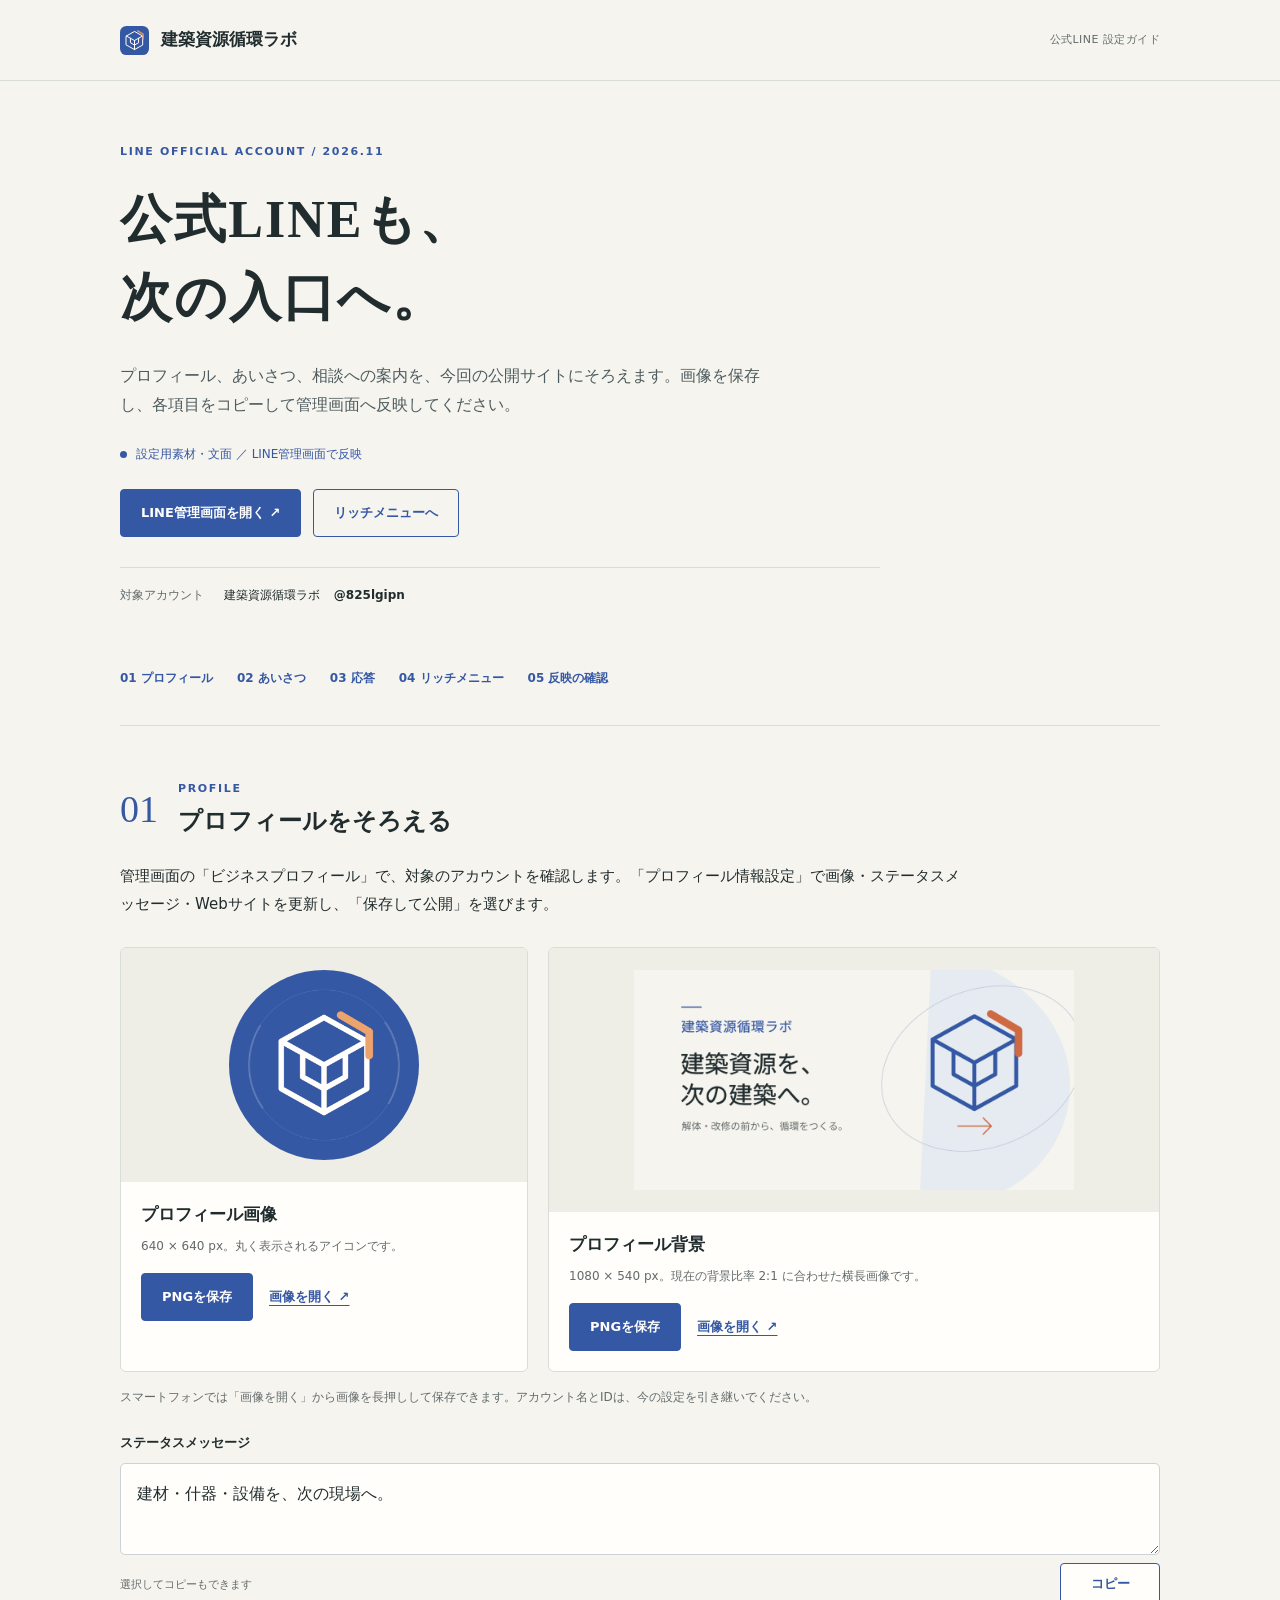
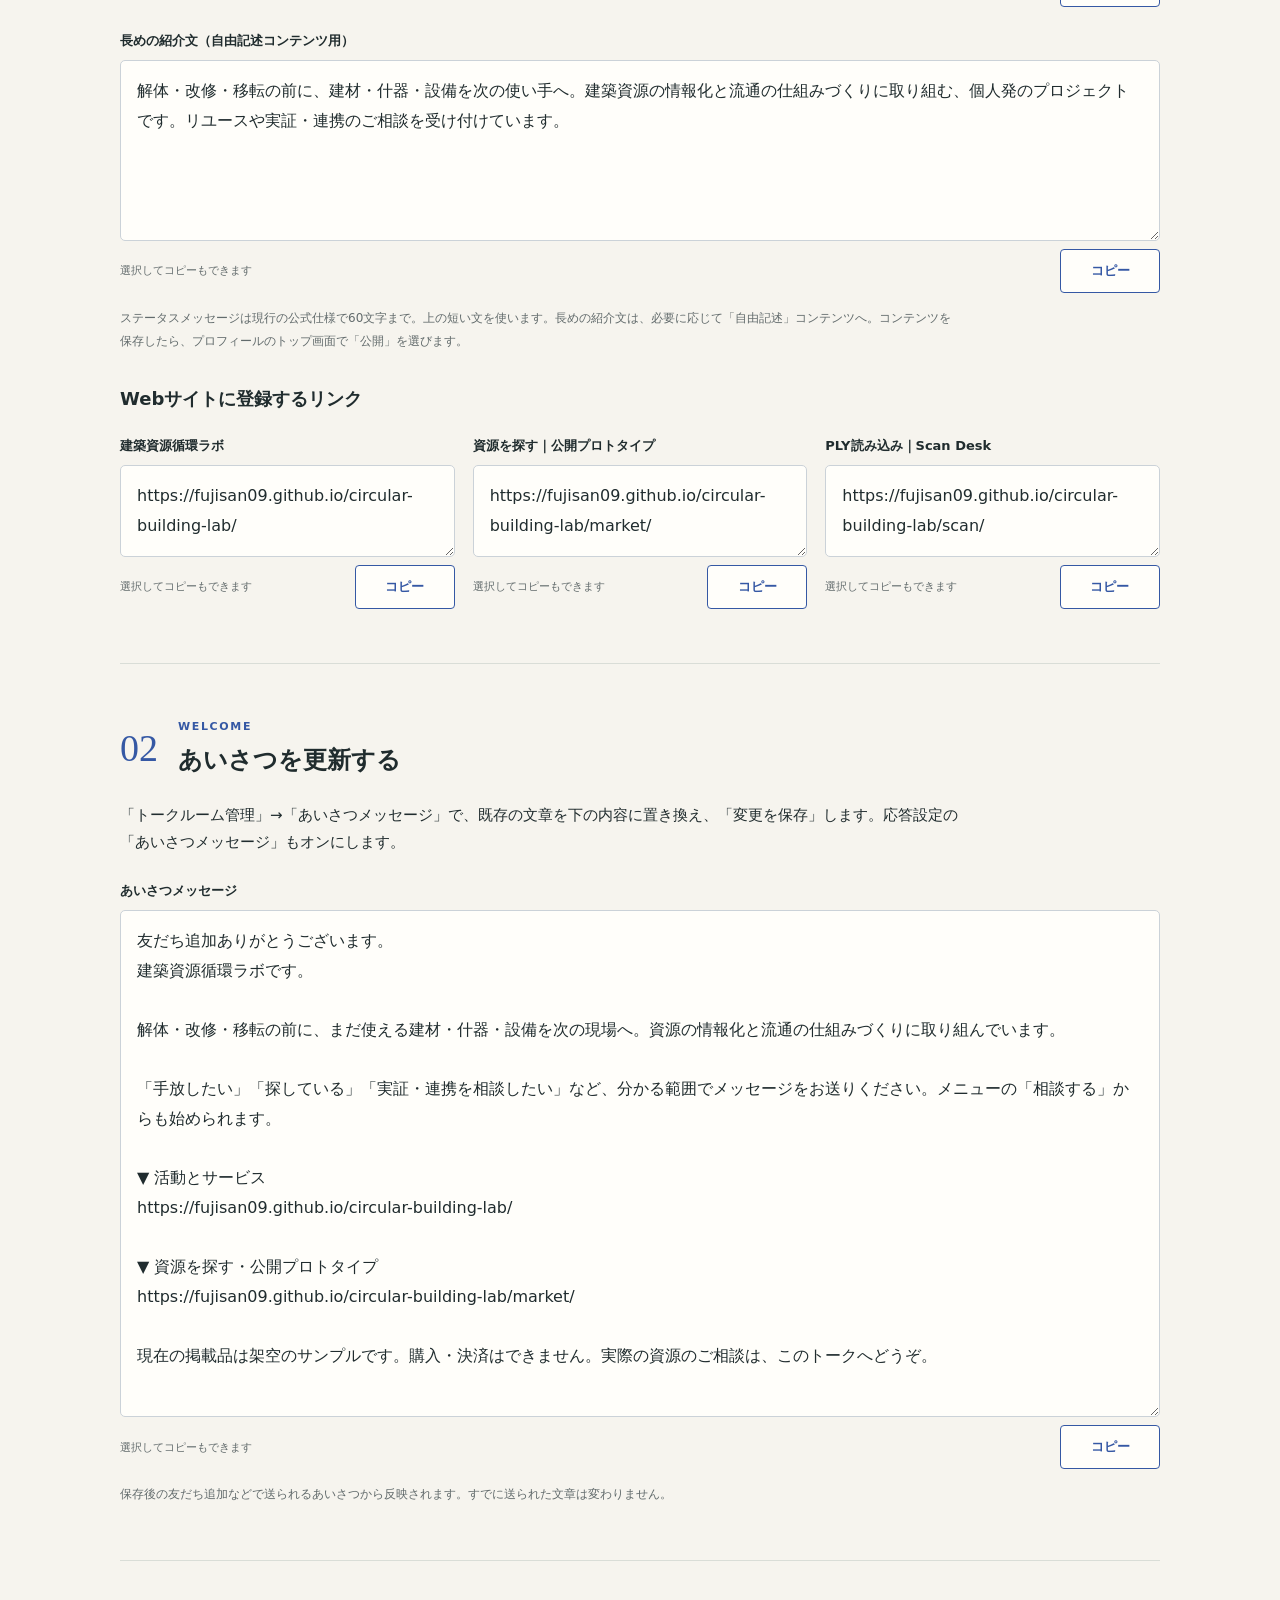
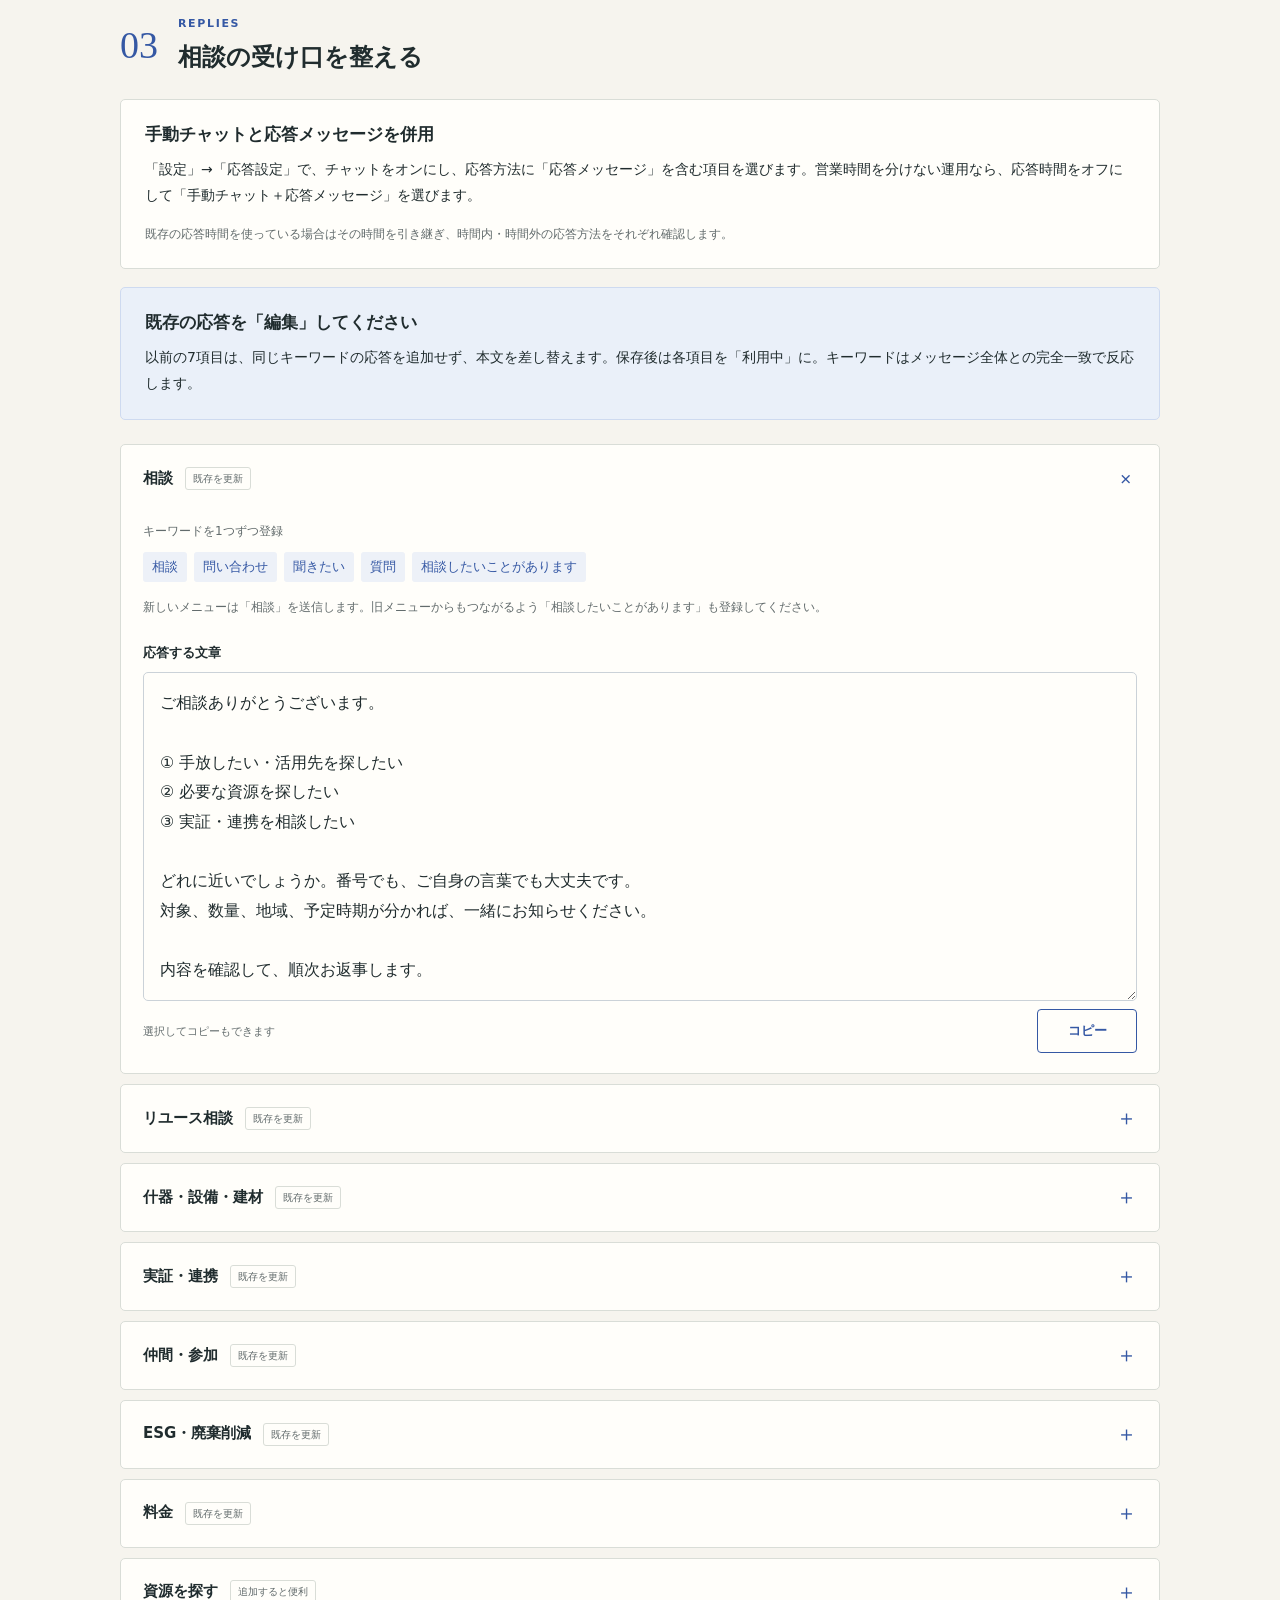
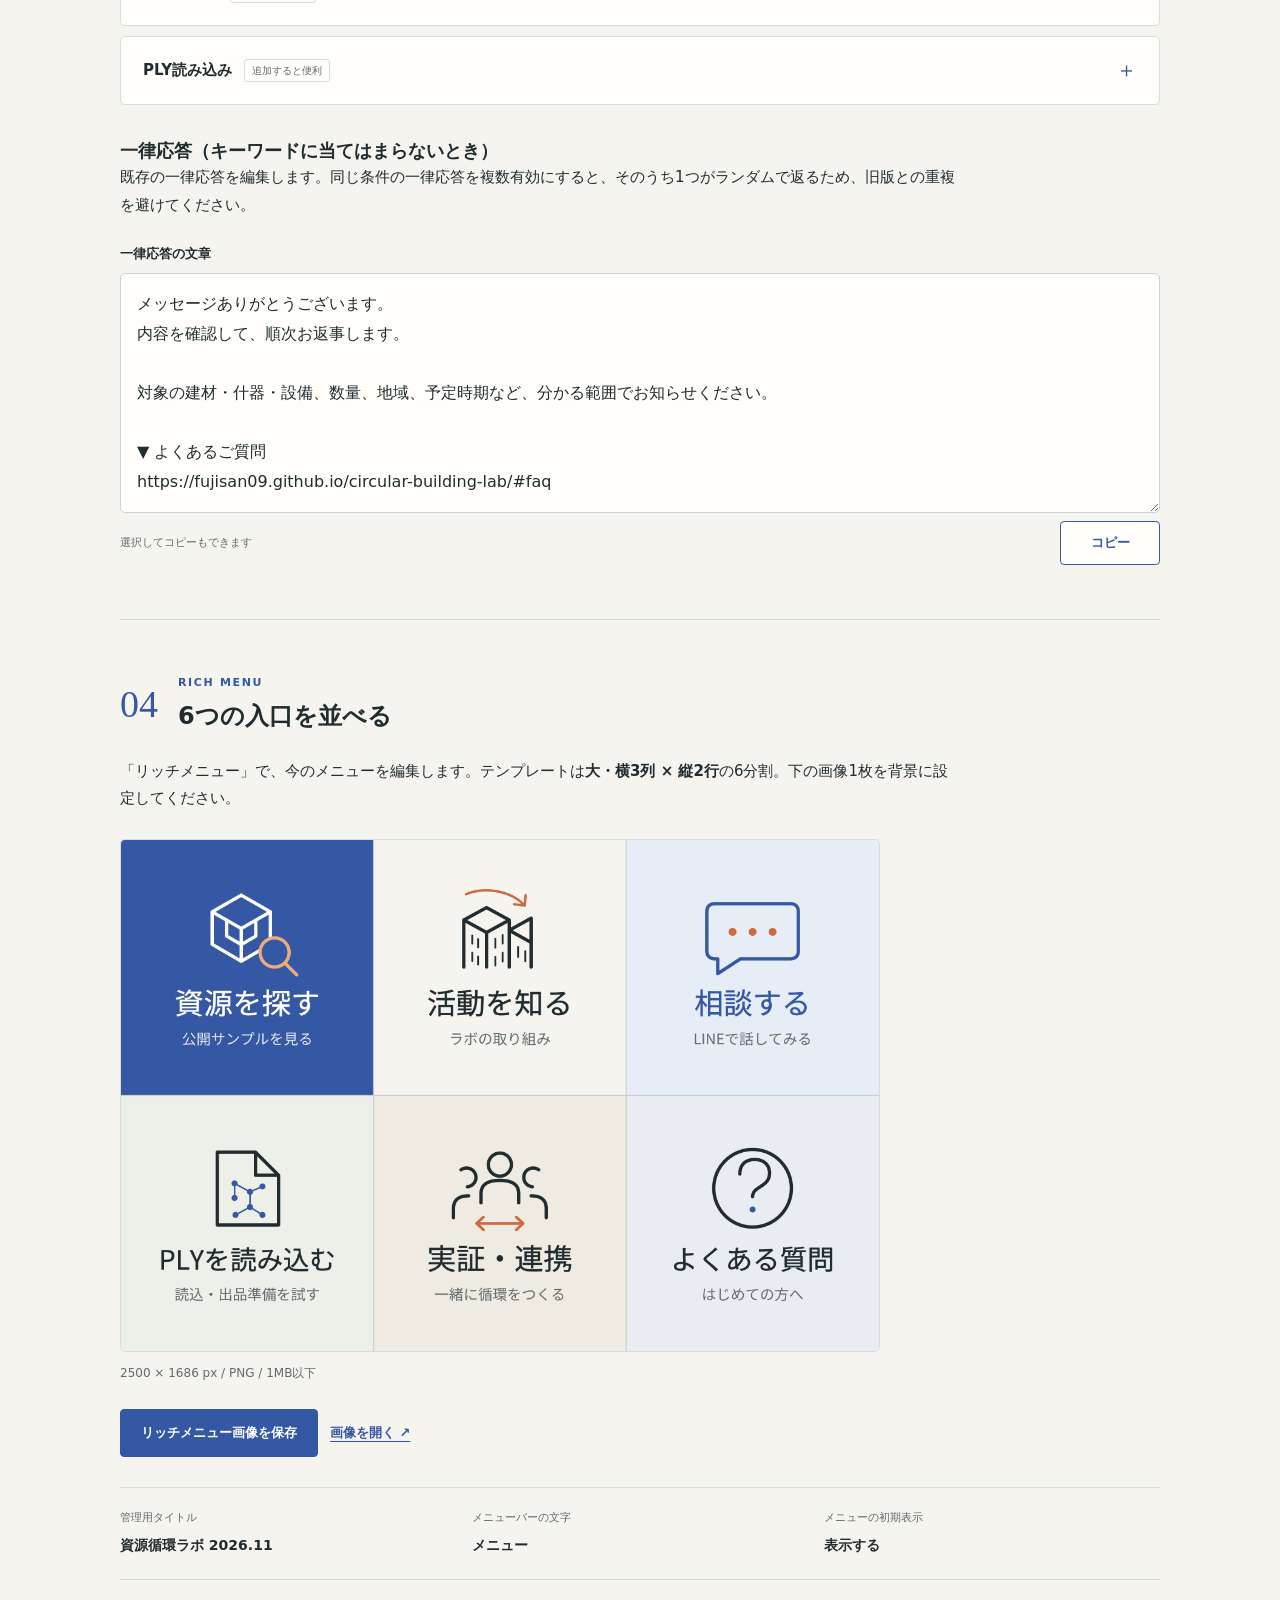
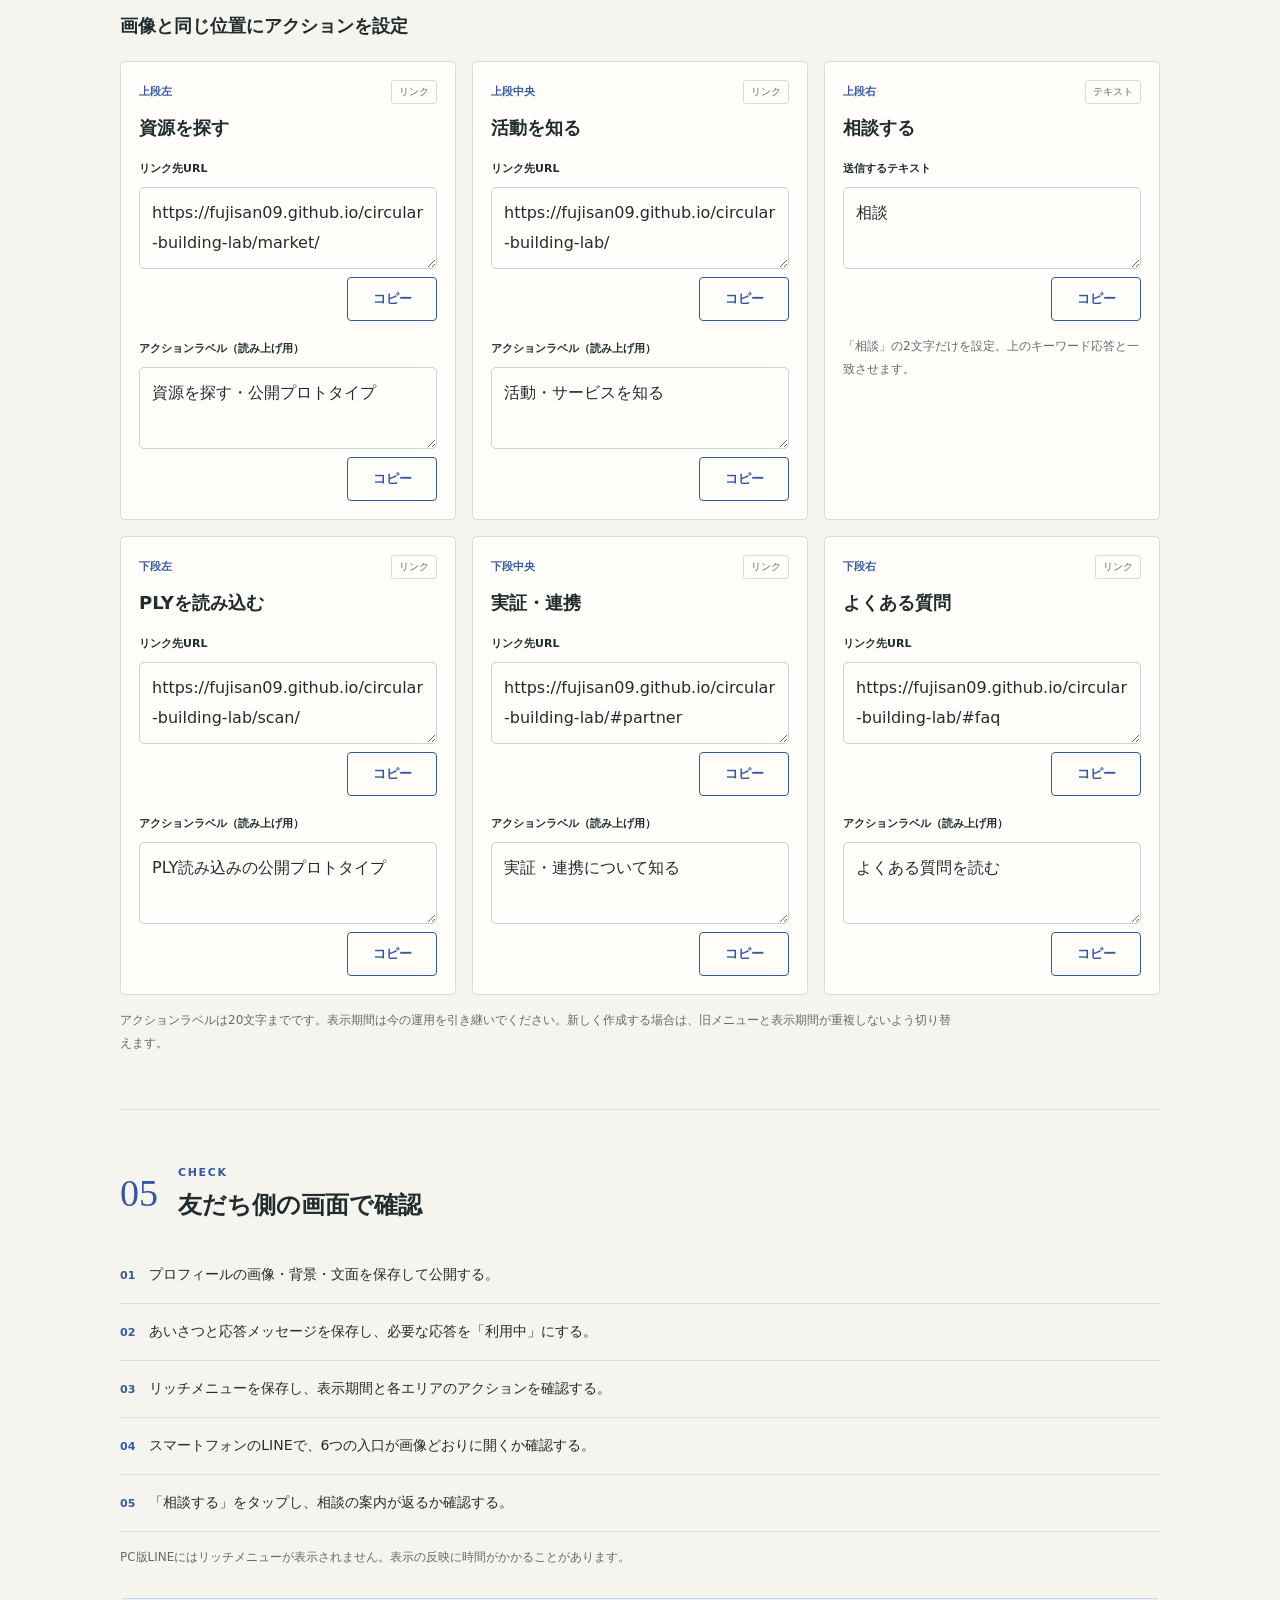
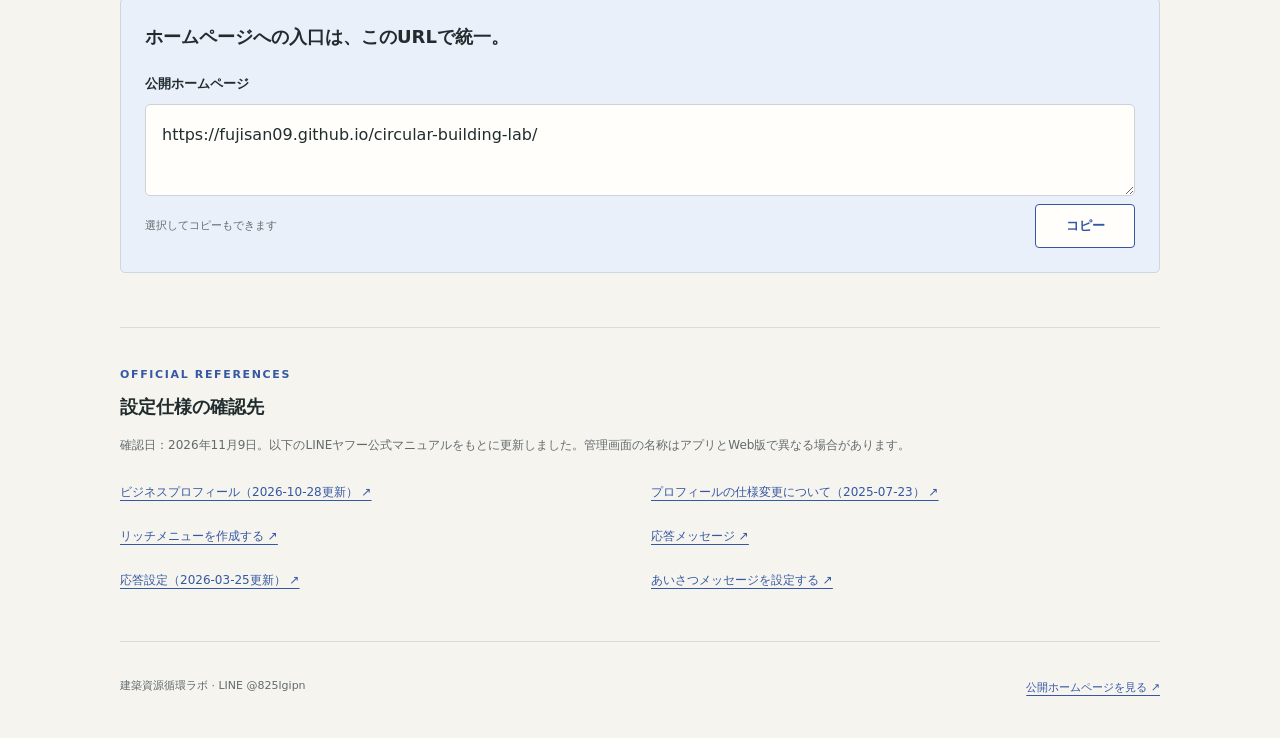
<file: line-setup/index.html>
<!doctype html>
<html lang="ja"><head><meta charset="utf-8"><meta name="viewport" content="width=device-width, initial-scale=1, viewport-fit=cover"><meta name="robots" content="noindex,nofollow"><meta name="theme-color" content="#f6f4ee"><title>公式LINE 設定ガイド｜建築資源循環ラボ</title><link rel="icon" href="../assets/logo.svg" type="image/svg+xml"><link rel="stylesheet" href="line-setup.css"><script src="line-setup.js" defer></script></head><body><a class="skip-link" href="#main">本文へ移動</a><header class="guide-header"><div class="wrap header-inner"><a class="brand" href="../"><img src="../assets/logo.svg" width="29" height="34" alt=""><span>建築資源循環ラボ</span></a><span class="header-tag">公式LINE 設定ガイド</span></div></header><main id="main" class="wrap"><section class="guide-hero"><p class="eyebrow">LINE OFFICIAL ACCOUNT / 2026.11</p><h1>公式LINEも、<br>次の入口へ。</h1><p class="hero-copy">プロフィール、あいさつ、相談への案内を、今回の公開サイトにそろえます。画像を保存し、各項目をコピーして管理画面へ反映してください。</p><p class="status-strip"><span></span>設定用素材・文面 ／ LINE管理画面で反映</p><div class="hero-actions"><a class="button" href="https://manager.line.biz/" target="_blank" rel="noopener">LINE管理画面を開く ↗</a><a class="button secondary" href="#rich-menu">リッチメニューへ</a></div><div class="account-note"><b>対象アカウント</b><span>建築資源循環ラボ <strong>@825lgipn</strong></span></div></section>
<nav class="section-nav" aria-label="設定項目"><a href="#profile">01 プロフィール</a><a href="#greeting">02 あいさつ</a><a href="#responses">03 応答</a><a href="#rich-menu">04 リッチメニュー</a><a href="#finish">05 反映の確認</a></nav>
<section class="guide-section" id="profile"><div class="section-heading"><span class="step-number">01</span><div><p class="eyebrow">PROFILE</p><h2>プロフィールをそろえる</h2></div></div><p>管理画面の「ビジネスプロフィール」で、対象のアカウントを確認します。「プロフィール情報設定」で画像・ステータスメッセージ・Webサイトを更新し、「保存して公開」を選びます。</p><div class="asset-grid"><article class="asset-card profile-asset"><div class="asset-image"><img src="assets/profile.png" alt="プロフィール画像" loading="lazy" width="640" height="640"></div><div class="asset-body"><h3>プロフィール画像</h3><p>640 × 640 px。丸く表示されるアイコンです。</p><div class="asset-actions"><a class="button" href="assets/profile.png" download>PNGを保存</a><a class="text-link" href="assets/profile.png" target="_blank" rel="noopener">画像を開く ↗</a></div></div></article><article class="asset-card cover-asset"><div class="asset-image"><img src="assets/cover.png" alt="プロフィール背景" loading="lazy" width="1080" height="540"></div><div class="asset-body"><h3>プロフィール背景</h3><p>1080 × 540 px。現在の背景比率 2:1 に合わせた横長画像です。</p><div class="asset-actions"><a class="button" href="assets/cover.png" download>PNGを保存</a><a class="text-link" href="assets/cover.png" target="_blank" rel="noopener">画像を開く ↗</a></div></div></article></div><p class="small-note">スマートフォンでは「画像を開く」から画像を長押しして保存できます。アカウント名とIDは、今の設定を引き継いでください。</p><div class="copy-block"><label for="profile-status">ステータスメッセージ</label><textarea id="profile-status" readonly spellcheck="false" rows="2">建材・什器・設備を、次の現場へ。</textarea><div class="copy-bottom"><span class="copy-help">選択してコピーもできます</span><button type="button" class="copy-button" data-copy="profile-status">コピー</button></div></div><div class="copy-block"><label for="profile-about">長めの紹介文（自由記述コンテンツ用）</label><textarea id="profile-about" readonly spellcheck="false" rows="5">解体・改修・移転の前に、建材・什器・設備を次の使い手へ。建築資源の情報化と流通の仕組みづくりに取り組む、個人発のプロジェクトです。リユースや実証・連携のご相談を受け付けています。</textarea><div class="copy-bottom"><span class="copy-help">選択してコピーもできます</span><button type="button" class="copy-button" data-copy="profile-about">コピー</button></div></div><p class="small-note">ステータスメッセージは現行の公式仕様で60文字まで。上の短い文を使います。長めの紹介文は、必要に応じて「自由記述」コンテンツへ。コンテンツを保存したら、プロフィールのトップ画面で「公開」を選びます。</p><h3 class="subheading">Webサイトに登録するリンク</h3><div class="link-grid"><div class="copy-block"><label for="profile-link-0">建築資源循環ラボ</label><textarea id="profile-link-0" readonly spellcheck="false" rows="2">https://fujisan09.github.io/circular-building-lab/</textarea><div class="copy-bottom"><span class="copy-help">選択してコピーもできます</span><button type="button" class="copy-button" data-copy="profile-link-0">コピー</button></div></div><div class="copy-block"><label for="profile-link-1">資源を探す｜公開プロトタイプ</label><textarea id="profile-link-1" readonly spellcheck="false" rows="2">https://fujisan09.github.io/circular-building-lab/market/</textarea><div class="copy-bottom"><span class="copy-help">選択してコピーもできます</span><button type="button" class="copy-button" data-copy="profile-link-1">コピー</button></div></div><div class="copy-block"><label for="profile-link-2">PLY読み込み｜Scan Desk</label><textarea id="profile-link-2" readonly spellcheck="false" rows="2">https://fujisan09.github.io/circular-building-lab/scan/</textarea><div class="copy-bottom"><span class="copy-help">選択してコピーもできます</span><button type="button" class="copy-button" data-copy="profile-link-2">コピー</button></div></div></div></section><section class="guide-section" id="greeting"><div class="section-heading"><span class="step-number">02</span><div><p class="eyebrow">WELCOME</p><h2>あいさつを更新する</h2></div></div><p>「トークルーム管理」→「あいさつメッセージ」で、既存の文章を下の内容に置き換え、「変更を保存」します。応答設定の「あいさつメッセージ」もオンにします。</p><div class="copy-block"><label for="greeting-text">あいさつメッセージ</label><textarea id="greeting-text" readonly spellcheck="false" rows="16">友だち追加ありがとうございます。
建築資源循環ラボです。

解体・改修・移転の前に、まだ使える建材・什器・設備を次の現場へ。資源の情報化と流通の仕組みづくりに取り組んでいます。

「手放したい」「探している」「実証・連携を相談したい」など、分かる範囲でメッセージをお送りください。メニューの「相談する」からも始められます。

▼ 活動とサービス
https://fujisan09.github.io/circular-building-lab/

▼ 資源を探す・公開プロトタイプ
https://fujisan09.github.io/circular-building-lab/market/

現在の掲載品は架空のサンプルです。購入・決済はできません。実際の資源のご相談は、このトークへどうぞ。</textarea><div class="copy-bottom"><span class="copy-help">選択してコピーもできます</span><button type="button" class="copy-button" data-copy="greeting-text">コピー</button></div></div><p class="small-note">保存後の友だち追加などで送られるあいさつから反映されます。すでに送られた文章は変わりません。</p></section><section class="guide-section" id="responses"><div class="section-heading"><span class="step-number">03</span><div><p class="eyebrow">REPLIES</p><h2>相談の受け口を整える</h2></div></div><div class="instruction-card"><h3>手動チャットと応答メッセージを併用</h3><p>「設定」→「応答設定」で、チャットをオンにし、応答方法に「応答メッセージ」を含む項目を選びます。営業時間を分けない運用なら、応答時間をオフにして「手動チャット＋応答メッセージ」を選びます。</p><p class="small-note">既存の応答時間を使っている場合はその時間を引き継ぎ、時間内・時間外の応答方法をそれぞれ確認します。</p></div><div class="instruction-card blue-note"><h3>既存の応答を「編集」してください</h3><p>以前の7項目は、同じキーワードの応答を追加せず、本文を差し替えます。保存後は各項目を「利用中」に。キーワードはメッセージ全体との完全一致で反応します。</p></div><div class="response-list"><details class="reply-card" open><summary><span><b>相談</b><span class="detail-tag">既存を更新</span></span><span class="summary-mark" aria-hidden="true">＋</span></summary><div class="reply-body"><p class="field-caption">キーワードを1つずつ登録</p><div class="keywords"><span>相談</span><span>問い合わせ</span><span>聞きたい</span><span>質問</span><span>相談したいことがあります</span></div><p class="small-note">新しいメニューは「相談」を送信します。旧メニューからもつながるよう「相談したいことがあります」も登録してください。</p><div class="copy-block"><label for="reply-0">応答する文章</label><textarea id="reply-0" readonly spellcheck="false" rows="7">ご相談ありがとうございます。

① 手放したい・活用先を探したい
② 必要な資源を探したい
③ 実証・連携を相談したい

どれに近いでしょうか。番号でも、ご自身の言葉でも大丈夫です。
対象、数量、地域、予定時期が分かれば、一緒にお知らせください。

内容を確認して、順次お返事します。</textarea><div class="copy-bottom"><span class="copy-help">選択してコピーもできます</span><button type="button" class="copy-button" data-copy="reply-0">コピー</button></div></div></div></details><details class="reply-card"><summary><span><b>リユース相談</b><span class="detail-tag">既存を更新</span></span><span class="summary-mark" aria-hidden="true">＋</span></summary><div class="reply-body"><p class="field-caption">キーワードを1つずつ登録</p><div class="keywords"><span>リユース</span><span>再利用</span><span>再使用</span><span>中古</span></div><div class="copy-block"><label for="reply-1">応答する文章</label><textarea id="reply-1" readonly spellcheck="false" rows="7">建材・什器・設備のリユースについてのご相談ですね。

解体・改修・移転などの予定、対象となるもの、数量、地域、時期を、分かる範囲でお聞かせください。
「まだ何も決まっていない」という段階でも大丈夫です。</textarea><div class="copy-bottom"><span class="copy-help">選択してコピーもできます</span><button type="button" class="copy-button" data-copy="reply-1">コピー</button></div></div></div></details><details class="reply-card"><summary><span><b>什器・設備・建材</b><span class="detail-tag">既存を更新</span></span><span class="summary-mark" aria-hidden="true">＋</span></summary><div class="reply-body"><p class="field-caption">キーワードを1つずつ登録</p><div class="keywords"><span>什器</span><span>設備</span><span>建材</span><span>家具</span><span>エアコン</span><span>照明</span></div><div class="copy-block"><label for="reply-2">応答する文章</label><textarea id="reply-2" readonly spellcheck="false" rows="7">什器・設備・建材についてですね。

「手放したい・活用先を探したい」
「必要なものを探している」

どちらのご相談でしょうか。対象、数量、地域、予定時期が分かればお知らせください。

▼ 資源を探す体験はこちら
https://fujisan09.github.io/circular-building-lab/market/
※現在の掲載品は架空のサンプルで、購入・決済はできません。</textarea><div class="copy-bottom"><span class="copy-help">選択してコピーもできます</span><button type="button" class="copy-button" data-copy="reply-2">コピー</button></div></div></div></details><details class="reply-card"><summary><span><b>実証・連携</b><span class="detail-tag">既存を更新</span></span><span class="summary-mark" aria-hidden="true">＋</span></summary><div class="reply-body"><p class="field-caption">キーワードを1つずつ登録</p><div class="keywords"><span>パートナー</span><span>実証</span><span>連携</span><span>協力</span><span>提携</span></div><div class="copy-block"><label for="reply-3">応答する文章</label><textarea id="reply-3" readonly spellcheck="false" rows="7">実証・連携にご関心をお持ちいただき、ありがとうございます。

解体・改修・移転の予定がある施設や、余剰となった建材・什器・設備など、小さな実証から一緒に検討したいと考えています。
お立場、対象の概要、予定時期を、分かる範囲でお聞かせください。

▼ 実証パートナーについて
https://fujisan09.github.io/circular-building-lab/#partner</textarea><div class="copy-bottom"><span class="copy-help">選択してコピーもできます</span><button type="button" class="copy-button" data-copy="reply-3">コピー</button></div></div></div></details><details class="reply-card"><summary><span><b>仲間・参加</b><span class="detail-tag">既存を更新</span></span><span class="summary-mark" aria-hidden="true">＋</span></summary><div class="reply-body"><p class="field-caption">キーワードを1つずつ登録</p><div class="keywords"><span>参加</span><span>仲間</span><span>メンバー</span><span>手伝い</span><span>ボランティア</span><span>一緒に</span></div><div class="copy-block"><label for="reply-4">応答する文章</label><textarea id="reply-4" readonly spellcheck="false" rows="7">活動への参加にご関心をお持ちいただき、ありがとうございます。

現場、建材の価値判断、設計、物流、広報、データ・AI、法務など、さまざまな立場の仲間を募集しています。
関心のあること、できそうなことをお気軽にお聞かせください。

▼ 参加について
https://fujisan09.github.io/circular-building-lab/#join</textarea><div class="copy-bottom"><span class="copy-help">選択してコピーもできます</span><button type="button" class="copy-button" data-copy="reply-4">コピー</button></div></div></div></details><details class="reply-card"><summary><span><b>ESG・廃棄削減</b><span class="detail-tag">既存を更新</span></span><span class="summary-mark" aria-hidden="true">＋</span></summary><div class="reply-body"><p class="field-caption">キーワードを1つずつ登録</p><div class="keywords"><span>ESG</span><span>SDGs</span><span>CO2</span><span>カーボン</span><span>環境</span><span>サステナ</span><span>脱炭素</span></div><div class="copy-block"><label for="reply-5">応答する文章</label><textarea id="reply-5" readonly spellcheck="false" rows="7">建築資源循環と環境への取り組みについてですね。

再利用の候補、数量、運搬などの条件を整理し、廃棄削減や社内説明につながる情報を一緒に検討します。
効果は対象や条件によって変わるため、まずは建物・プロジェクトの状況や、確認したいことをお聞かせください。</textarea><div class="copy-bottom"><span class="copy-help">選択してコピーもできます</span><button type="button" class="copy-button" data-copy="reply-5">コピー</button></div></div></div></details><details class="reply-card"><summary><span><b>料金</b><span class="detail-tag">既存を更新</span></span><span class="summary-mark" aria-hidden="true">＋</span></summary><div class="reply-body"><p class="field-caption">キーワードを1つずつ登録</p><div class="keywords"><span>料金</span><span>費用</span><span>いくら</span><span>価格</span><span>見積</span></div><div class="copy-block"><label for="reply-6">応答する文章</label><textarea id="reply-6" readonly spellcheck="false" rows="7">初回のご相談は無料です。

具体的な調査や伴走支援の内容・費用は、ご状況を伺ってからご相談します。
対象の建物や資源、地域、予定時期を、分かる範囲でお聞かせください。</textarea><div class="copy-bottom"><span class="copy-help">選択してコピーもできます</span><button type="button" class="copy-button" data-copy="reply-6">コピー</button></div></div></div></details><details class="reply-card"><summary><span><b>資源を探す</b><span class="detail-tag">追加すると便利</span></span><span class="summary-mark" aria-hidden="true">＋</span></summary><div class="reply-body"><p class="field-caption">キーワードを1つずつ登録</p><div class="keywords"><span>資源を探す</span><span>マーケット</span><span>プラットフォーム</span></div><div class="copy-block"><label for="reply-7">応答する文章</label><textarea id="reply-7" readonly spellcheck="false" rows="7">資源を探すページはこちらです。
https://fujisan09.github.io/circular-building-lab/market/

建材・什器・設備の検索や、条件の確認、相談文づくりを体験できます。
現在の掲載品は架空のサンプルです。購入・決済はできません。

実際に探しているものがあれば、品目、数量、地域、必要な時期をこのトークでお知らせください。</textarea><div class="copy-bottom"><span class="copy-help">選択してコピーもできます</span><button type="button" class="copy-button" data-copy="reply-7">コピー</button></div></div></div></details><details class="reply-card"><summary><span><b>PLY読み込み</b><span class="detail-tag">追加すると便利</span></span><span class="summary-mark" aria-hidden="true">＋</span></summary><div class="reply-body"><p class="field-caption">キーワードを1つずつ登録</p><div class="keywords"><span>PLY</span><span>ply</span><span>スキャン</span><span>Scan Desk</span><span>読み込み</span></div><div class="copy-block"><label for="reply-8">応答する文章</label><textarea id="reply-8" readonly spellcheck="false" rows="7">PLY読み込みの公開プロトタイプはこちらです。
https://fujisan09.github.io/circular-building-lab/scan/

この公開版では、ブラウザー内でPLYのヘッダー情報を確認し、サンプルや手入力の品目から出品プレビューを作れます。
実データからのAI抽出や、外部への自動出品は行いません。

使い方や実証についてのご相談は、このトークでお聞かせください。</textarea><div class="copy-bottom"><span class="copy-help">選択してコピーもできます</span><button type="button" class="copy-button" data-copy="reply-8">コピー</button></div></div></div></details></div><h3 class="subheading">一律応答（キーワードに当てはまらないとき）</h3><p>既存の一律応答を編集します。同じ条件の一律応答を複数有効にすると、そのうち1つがランダムで返るため、旧版との重複を避けてください。</p><div class="copy-block"><label for="default-response">一律応答の文章</label><textarea id="default-response" readonly spellcheck="false" rows="7">メッセージありがとうございます。
内容を確認して、順次お返事します。

対象の建材・什器・設備、数量、地域、予定時期など、分かる範囲でお知らせください。

▼ よくあるご質問
https://fujisan09.github.io/circular-building-lab/#faq</textarea><div class="copy-bottom"><span class="copy-help">選択してコピーもできます</span><button type="button" class="copy-button" data-copy="default-response">コピー</button></div></div></section><section class="guide-section" id="rich-menu"><div class="section-heading"><span class="step-number">04</span><div><p class="eyebrow">RICH MENU</p><h2>6つの入口を並べる</h2></div></div><p>「リッチメニュー」で、今のメニューを編集します。テンプレートは<strong>大・横3列 × 縦2行</strong>の6分割。下の画像1枚を背景に設定してください。</p><figure class="menu-preview"><img src="assets/rich-menu.png" width="2500" height="1686" alt="上段は資源を探す・活動を知る・相談する。下段はPLYを読み込む・実証と連携・よくある質問の6分割リッチメニュー" loading="lazy"><figcaption>2500 × 1686 px / PNG / 1MB以下</figcaption></figure><div class="hero-actions"><a class="button" href="assets/rich-menu.png" download>リッチメニュー画像を保存</a><a class="text-link" href="assets/rich-menu.png" target="_blank" rel="noopener">画像を開く ↗</a></div><div class="menu-settings"><div><span>管理用タイトル</span><b>資源循環ラボ 2026.11</b></div><div><span>メニューバーの文字</span><b>メニュー</b></div><div><span>メニューの初期表示</span><b>表示する</b></div></div><h3 class="subheading">画像と同じ位置にアクションを設定</h3><div class="menu-grid"><article class="menu-action"><div class="menu-action-heading"><span class="position-label">上段左</span><span class="action-kind">リンク</span></div><h4>資源を探す</h4><div class="copy-block"><label for="menu-value-0">リンク先URL</label><textarea id="menu-value-0" readonly spellcheck="false" rows="2">https://fujisan09.github.io/circular-building-lab/market/</textarea><div class="copy-bottom"><span class="copy-help">選択してコピーもできます</span><button type="button" class="copy-button" data-copy="menu-value-0">コピー</button></div></div><div class="copy-block"><label for="menu-label-0">アクションラベル（読み上げ用）</label><textarea id="menu-label-0" readonly spellcheck="false" rows="2">資源を探す・公開プロトタイプ</textarea><div class="copy-bottom"><span class="copy-help">選択してコピーもできます</span><button type="button" class="copy-button" data-copy="menu-label-0">コピー</button></div></div></article><article class="menu-action"><div class="menu-action-heading"><span class="position-label">上段中央</span><span class="action-kind">リンク</span></div><h4>活動を知る</h4><div class="copy-block"><label for="menu-value-1">リンク先URL</label><textarea id="menu-value-1" readonly spellcheck="false" rows="2">https://fujisan09.github.io/circular-building-lab/</textarea><div class="copy-bottom"><span class="copy-help">選択してコピーもできます</span><button type="button" class="copy-button" data-copy="menu-value-1">コピー</button></div></div><div class="copy-block"><label for="menu-label-1">アクションラベル（読み上げ用）</label><textarea id="menu-label-1" readonly spellcheck="false" rows="2">活動・サービスを知る</textarea><div class="copy-bottom"><span class="copy-help">選択してコピーもできます</span><button type="button" class="copy-button" data-copy="menu-label-1">コピー</button></div></div></article><article class="menu-action"><div class="menu-action-heading"><span class="position-label">上段右</span><span class="action-kind">テキスト</span></div><h4>相談する</h4><div class="copy-block"><label for="menu-value-2">送信するテキスト</label><textarea id="menu-value-2" readonly spellcheck="false" rows="2">相談</textarea><div class="copy-bottom"><span class="copy-help">選択してコピーもできます</span><button type="button" class="copy-button" data-copy="menu-value-2">コピー</button></div></div><p class="small-note">「相談」の2文字だけを設定。上のキーワード応答と一致させます。</p></article><article class="menu-action"><div class="menu-action-heading"><span class="position-label">下段左</span><span class="action-kind">リンク</span></div><h4>PLYを読み込む</h4><div class="copy-block"><label for="menu-value-3">リンク先URL</label><textarea id="menu-value-3" readonly spellcheck="false" rows="2">https://fujisan09.github.io/circular-building-lab/scan/</textarea><div class="copy-bottom"><span class="copy-help">選択してコピーもできます</span><button type="button" class="copy-button" data-copy="menu-value-3">コピー</button></div></div><div class="copy-block"><label for="menu-label-3">アクションラベル（読み上げ用）</label><textarea id="menu-label-3" readonly spellcheck="false" rows="2">PLY読み込みの公開プロトタイプ</textarea><div class="copy-bottom"><span class="copy-help">選択してコピーもできます</span><button type="button" class="copy-button" data-copy="menu-label-3">コピー</button></div></div></article><article class="menu-action"><div class="menu-action-heading"><span class="position-label">下段中央</span><span class="action-kind">リンク</span></div><h4>実証・連携</h4><div class="copy-block"><label for="menu-value-4">リンク先URL</label><textarea id="menu-value-4" readonly spellcheck="false" rows="2">https://fujisan09.github.io/circular-building-lab/#partner</textarea><div class="copy-bottom"><span class="copy-help">選択してコピーもできます</span><button type="button" class="copy-button" data-copy="menu-value-4">コピー</button></div></div><div class="copy-block"><label for="menu-label-4">アクションラベル（読み上げ用）</label><textarea id="menu-label-4" readonly spellcheck="false" rows="2">実証・連携について知る</textarea><div class="copy-bottom"><span class="copy-help">選択してコピーもできます</span><button type="button" class="copy-button" data-copy="menu-label-4">コピー</button></div></div></article><article class="menu-action"><div class="menu-action-heading"><span class="position-label">下段右</span><span class="action-kind">リンク</span></div><h4>よくある質問</h4><div class="copy-block"><label for="menu-value-5">リンク先URL</label><textarea id="menu-value-5" readonly spellcheck="false" rows="2">https://fujisan09.github.io/circular-building-lab/#faq</textarea><div class="copy-bottom"><span class="copy-help">選択してコピーもできます</span><button type="button" class="copy-button" data-copy="menu-value-5">コピー</button></div></div><div class="copy-block"><label for="menu-label-5">アクションラベル（読み上げ用）</label><textarea id="menu-label-5" readonly spellcheck="false" rows="2">よくある質問を読む</textarea><div class="copy-bottom"><span class="copy-help">選択してコピーもできます</span><button type="button" class="copy-button" data-copy="menu-label-5">コピー</button></div></div></article></div><p class="small-note">アクションラベルは20文字までです。表示期間は今の運用を引き継いでください。新しく作成する場合は、旧メニューと表示期間が重複しないよう切り替えます。</p></section><section class="guide-section" id="finish"><div class="section-heading"><span class="step-number">05</span><div><p class="eyebrow">CHECK</p><h2>友だち側の画面で確認</h2></div></div><ul class="check-list"><li>プロフィールの画像・背景・文面を保存して公開する。</li><li>あいさつと応答メッセージを保存し、必要な応答を「利用中」にする。</li><li>リッチメニューを保存し、表示期間と各エリアのアクションを確認する。</li><li>スマートフォンのLINEで、6つの入口が画像どおりに開くか確認する。</li><li>「相談する」をタップし、相談の案内が返るか確認する。</li></ul><p class="small-note">PC版LINEにはリッチメニューが表示されません。表示の反映に時間がかかることがあります。</p><div class="finish-panel"><h3>ホームページへの入口は、このURLで統一。</h3><div class="copy-block"><label for="canonical-site">公開ホームページ</label><textarea id="canonical-site" readonly spellcheck="false" rows="2">https://fujisan09.github.io/circular-building-lab/</textarea><div class="copy-bottom"><span class="copy-help">選択してコピーもできます</span><button type="button" class="copy-button" data-copy="canonical-site">コピー</button></div></div></div></section><section class="source-section" aria-labelledby="sources-heading"><p class="eyebrow">OFFICIAL REFERENCES</p><h2 id="sources-heading">設定仕様の確認先</h2><p class="small-note">確認日：2026年11月9日。以下のLINEヤフー公式マニュアルをもとに更新しました。管理画面の名称はアプリとWeb版で異なる場合があります。</p><ul><li><a href="https://www.lycbiz.com/jp/manual/OfficialAccountManager/profile/" target="_blank" rel="noopener">ビジネスプロフィール（2026-10-28更新） ↗</a></li><li><a href="https://www.lycbiz.com/jp/news/line-official-account/20250722/" target="_blank" rel="noopener">プロフィールの仕様変更について（2025-07-23） ↗</a></li><li><a href="https://www.lycbiz.com/jp/manual/OfficialAccountManager/rich-menus/" target="_blank" rel="noopener">リッチメニューを作成する ↗</a></li><li><a href="https://www.lycbiz.com/jp/manual/OfficialAccountManager/Auto-response-messages/" target="_blank" rel="noopener">応答メッセージ ↗</a></li><li><a href="https://www.lycbiz.com/jp/manual/OfficialAccountManager/account-settings_response/" target="_blank" rel="noopener">応答設定（2026-03-25更新） ↗</a></li><li><a href="https://www.lycbiz.com/jp/manual/OfficialAccountManager/greeting-message/" target="_blank" rel="noopener">あいさつメッセージを設定する ↗</a></li></ul></section></main><footer class="wrap guide-footer"><p>建築資源循環ラボ · LINE @825lgipn</p><a href="../">公開ホームページを見る ↗</a></footer><p class="copy-status" id="copy-status" role="status" aria-live="polite" aria-atomic="true"></p></body></html>
</file>
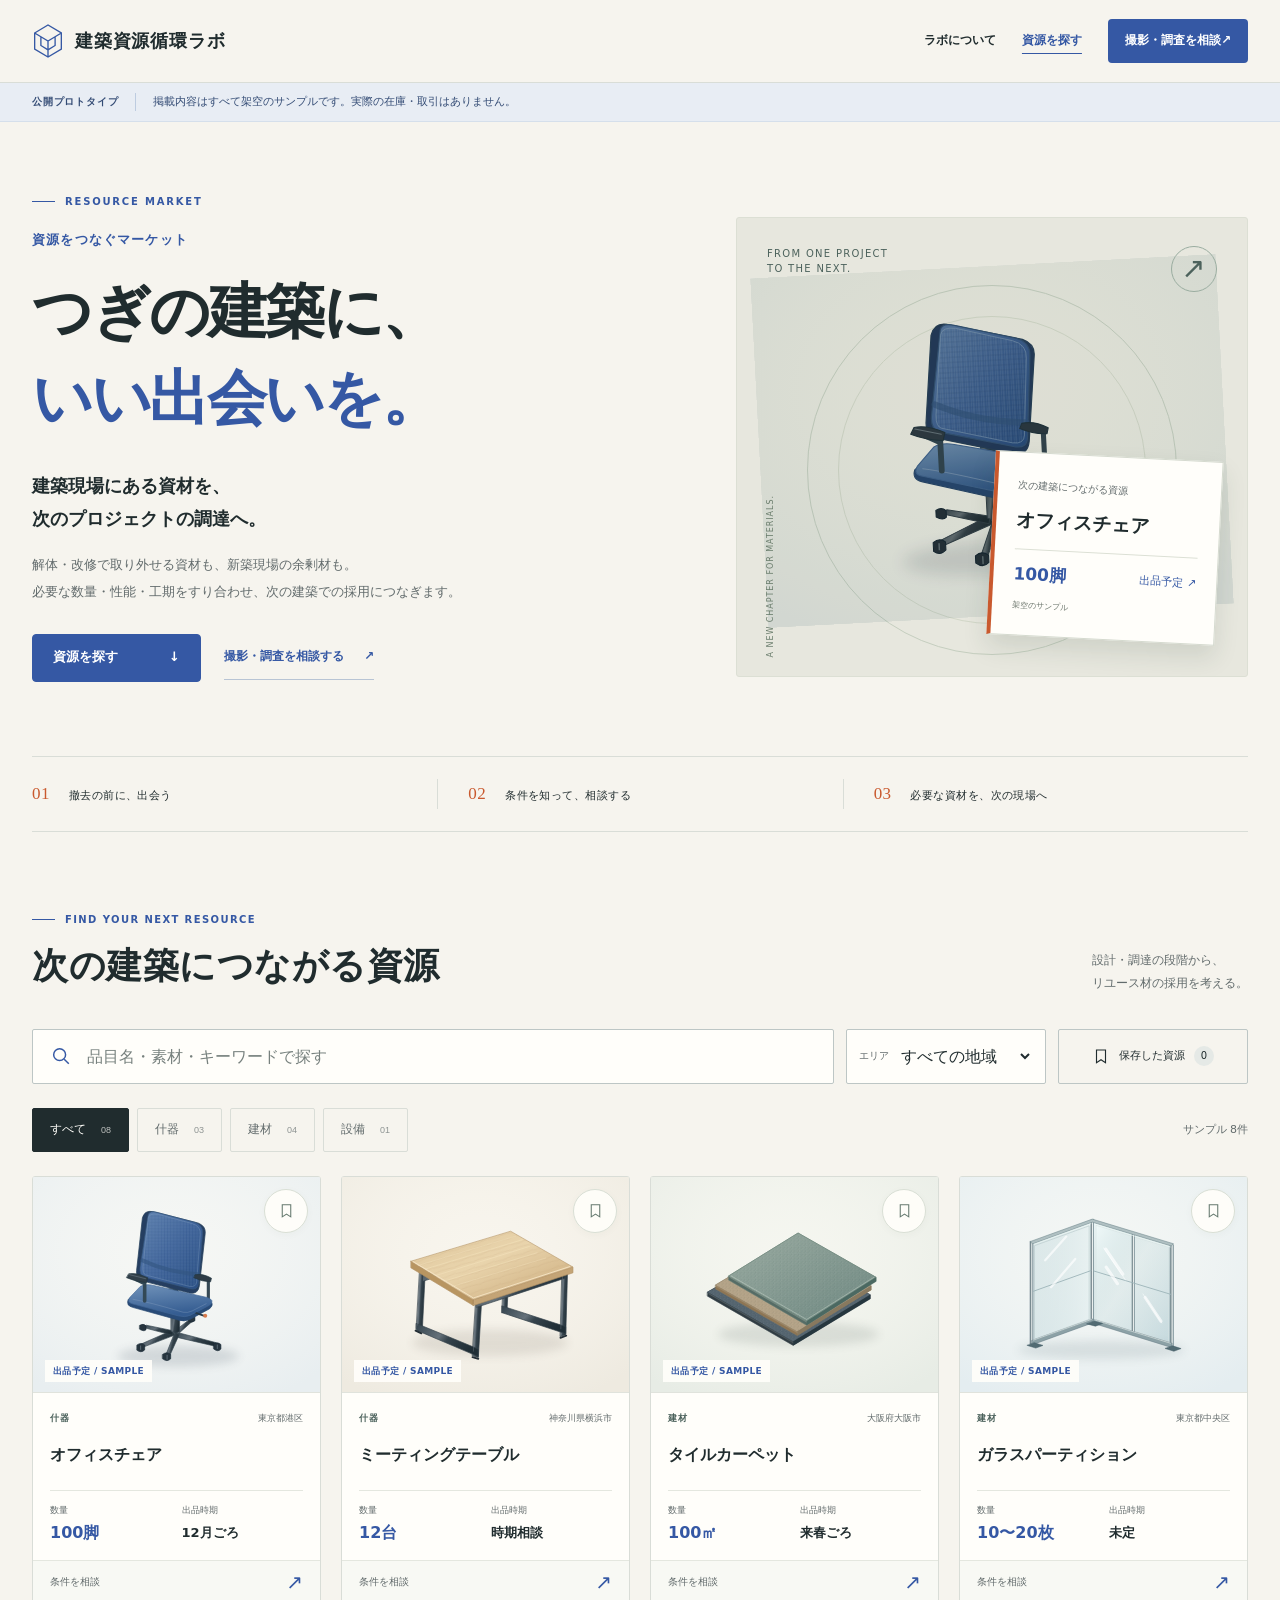
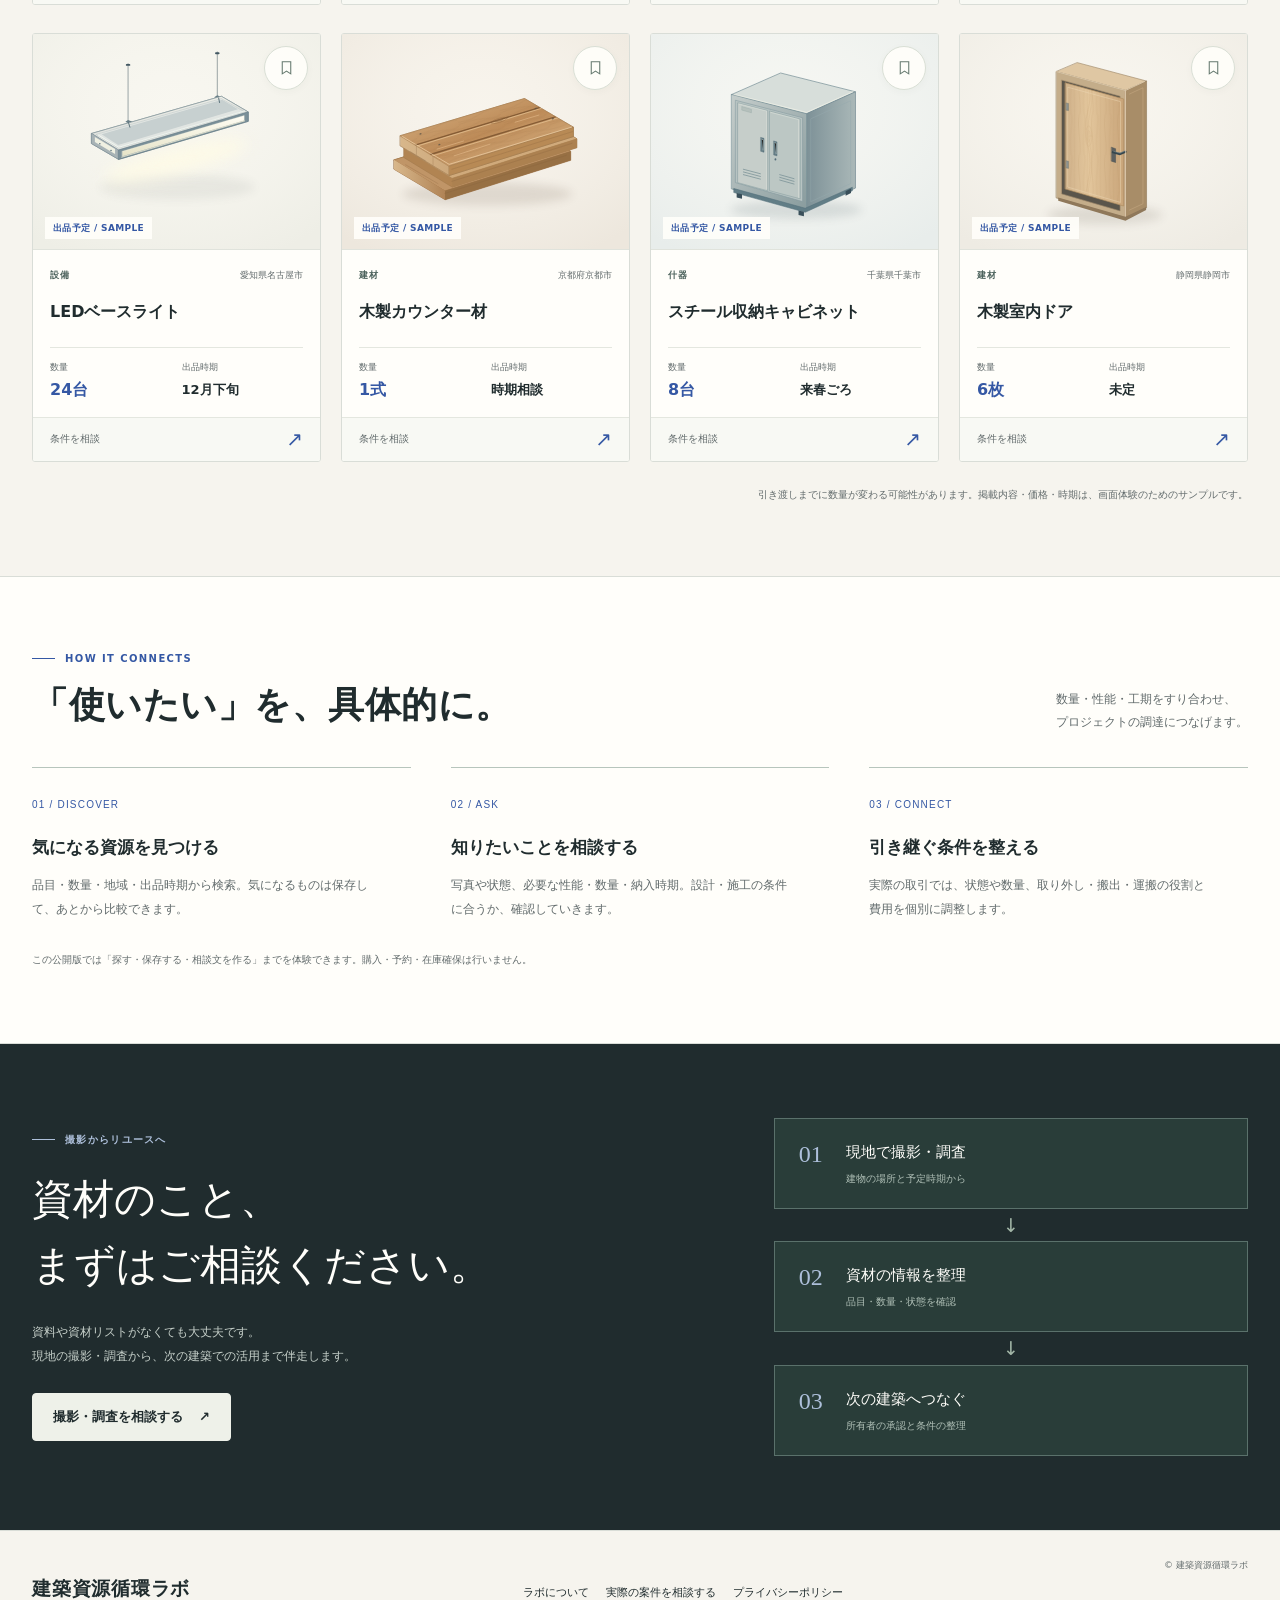
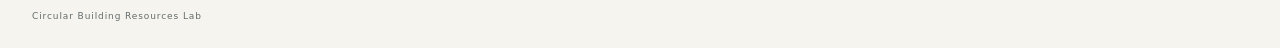
<file: market/index.html>
<!doctype html>
<html lang="ja">
<head>
  <meta charset="utf-8">
  <meta name="viewport" content="width=device-width, initial-scale=1">
  <meta name="theme-color" content="#f6f4ee">
  <title>資源をつなぐマーケット | 建築資源循環ラボ</title>
  <meta name="description" content="解体・改修で取り外せる資材や新築現場の余剰材を、次の建築プロジェクトへ。建築資源循環ラボの公開プロトタイプで、出品予定の資源を探し、数量・時期・搬出条件を確認できます。掲載はすべて架空のサンプルです。">
  <meta property="og:type" content="website">
  <meta property="og:locale" content="ja_JP">
  <meta property="og:site_name" content="建築資源循環ラボ">
  <meta property="og:title" content="資源をつなぐマーケット｜つぎの建築に、いい出会いを。">
  <meta property="og:description" content="建築現場の資材を、次のプロジェクトの設計・調達につなぐ。資源を探し、活用を相談する流れを体験できる公開プロトタイプです。">
  <link rel="stylesheet" href="../assets/base.css">
  <link rel="stylesheet" href="market.css">
  <script src="market.js" defer></script>
<link rel="icon" href="../assets/logo.svg" type="image/svg+xml">
<link rel="canonical" href="https://fujisan09.github.io/circular-building-lab/market/">
<meta property="og:url" content="https://fujisan09.github.io/circular-building-lab/market/">
<meta property="og:image" content="https://fujisan09.github.io/circular-building-lab/assets/social-card.png">
<meta property="og:image:width" content="1200">
<meta property="og:image:height" content="630">
<meta property="og:image:alt" content="建築資源循環ラボ。建築現場の資材を次の建築プロジェクトへ。">
<meta name="twitter:card" content="summary_large_image">
</head>
<body class="mkt-body">
  <a class="skip-link" href="#resources">資源一覧へスキップ</a>
  <header class="site-header">
    <div class="header-inner">
      <a class="brand" href="../" aria-label="建築資源循環ラボ ホーム">
        <svg class="brand-mark" viewBox="0 0 36 40" fill="none" aria-hidden="true"><path d="M3 11 18 2l15 9v18l-15 9L3 29V11Z M3 11l15 9 15-9M18 20v18M10 15v10l8 5 8-5V15" stroke="currentColor" stroke-width="1.5"/></svg>
        <span class="brand-name">建築資源循環ラボ</span>
      </a>
      <nav class="primary-nav" aria-label="メインナビゲーション">
        <a href="../">ラボについて</a>
        <a href="./" aria-current="page">資源を探す</a>
        <a class="nav-cta" href="../#contact">撮影・調査を相談 <span aria-hidden="true">↗</span></a>
      </nav>
    </div>
  </header>

  <main>
    <div class="mkt-prototype"><div class="container"><span class="mkt-prototype-label">公開プロトタイプ</span><p>掲載内容はすべて架空のサンプルです。実際の在庫・取引はありません。</p></div></div>

    <section class="mkt-hero" aria-labelledby="market-title">
      <div class="container mkt-hero-grid">
        <div class="mkt-hero-copy">
          <p class="eyebrow">RESOURCE MARKET</p>
          <p class="mkt-market-name">資源をつなぐマーケット</p>
          <h1 id="market-title">つぎの建築に、<br><span>いい出会いを。</span></h1>
          <p class="mkt-hero-lead">建築現場にある資材を、<br>次のプロジェクトの調達へ。</p>
          <p class="mkt-hero-description">解体・改修で取り外せる資材も、新築現場の余剰材も。<br class="mkt-wide-br">必要な数量・性能・工期をすり合わせ、次の建築での採用につなぎます。</p>
          <div class="mkt-hero-actions"><a class="button" href="#resources">資源を探す <span aria-hidden="true">↓</span></a><a class="mkt-text-link" href="../#contact">撮影・調査を相談する <span aria-hidden="true">↗</span></a></div>
        </div>
        <div class="mkt-showcase" aria-hidden="true">
          <div class="mkt-showcase-top"><span>FROM ONE PROJECT<br>TO THE NEXT.</span><span class="mkt-showcase-orbit">↗</span></div>
          <div class="mkt-showcase-circle"></div>
          <img src="../assets/chair.svg" alt="" class="mkt-showcase-chair" width="600" height="480">
          <div class="mkt-showcase-ticket"><span>次の建築につながる資源</span><strong>オフィスチェア</strong><div><span>100脚</span><span>出品予定 ↗</span></div><small>架空のサンプル</small></div>
          <p class="mkt-showcase-foot">A NEW CHAPTER FOR MATERIALS.</p>
        </div>
      </div>
      <div class="container mkt-hero-bottom"><span><b>01</b> 撤去の前に、出会う</span><span><b>02</b> 条件を知って、相談する</span><span><b>03</b> 必要な資材を、次の現場へ</span></div>
    </section>

    <section class="mkt-resources" id="resources" aria-labelledby="resources-title">
      <div class="container">
        <div class="mkt-section-heading"><div><p class="eyebrow">FIND YOUR NEXT RESOURCE</p><h2 id="resources-title">次の建築につながる資源</h2></div><p>設計・調達の段階から、<br>リユース材の採用を考える。</p></div>

        <div class="mkt-searchbar">
          <label class="mkt-search"><svg viewBox="0 0 24 24" fill="none" aria-hidden="true"><circle cx="10.5" cy="10.5" r="6.5" stroke="currentColor" stroke-width="1.6"/><path d="m15.5 15.5 5 5" stroke="currentColor" stroke-width="1.6"/></svg><span class="sr-only">品目名・素材・キーワードで検索</span><input id="resource-search" type="search" placeholder="品目名・素材・キーワードで探す" autocomplete="off"></label>
          <label class="mkt-region"><span>エリア</span><select id="region-filter" aria-label="エリアで絞り込む"><option value="all">すべての地域</option><option value="関東">関東</option><option value="関西">関西</option><option value="中部">中部</option></select></label>
          <button class="mkt-saved-filter" id="saved-filter" type="button" aria-pressed="false"><svg viewBox="0 0 24 24" fill="none" aria-hidden="true"><path d="M6 4h12v17l-6-4-6 4V4Z" stroke="currentColor" stroke-width="1.5"/></svg><span>保存した資源</span><span id="saved-count" class="mkt-count">0</span></button>
        </div>
        <div class="mkt-filter-row"><div class="mkt-categories" role="group" aria-label="カテゴリーで絞り込む"><button type="button" data-category="all" aria-pressed="true">すべて <span>08</span></button><button type="button" data-category="什器" aria-pressed="false">什器 <span>03</span></button><button type="button" data-category="建材" aria-pressed="false">建材 <span>04</span></button><button type="button" data-category="設備" aria-pressed="false">設備 <span>01</span></button></div><div class="mkt-results-tools"><button id="clear-favorites" class="mkt-clear-favorites" type="button" hidden>保存をすべて解除</button><p id="result-count" class="mkt-result-count" aria-live="polite">サンプル 8件</p></div></div>
        <div id="resource-grid" class="mkt-grid"></div>
        <div class="mkt-empty" id="empty-state" hidden><span aria-hidden="true">↗</span><h3>条件に合う資源が見つかりませんでした</h3><p id="empty-message">検索キーワードや絞り込み条件を変えてみてください。</p><button class="button secondary" id="reset-filters" type="button">条件をクリアする</button></div>
        <noscript><p class="mkt-noscript">資源の絞り込み・詳細表示にはJavaScriptを使用します。実際の資源に関するご相談は、<a href="../#contact">お問い合わせ</a>をご利用ください。</p></noscript>
        <p class="mkt-quantity-note">引き渡しまでに数量が変わる可能性があります。掲載内容・価格・時期は、画面体験のためのサンプルです。</p>
      </div>
    </section>



    <section class="mkt-how" aria-labelledby="how-title"><div class="container"><div class="mkt-section-heading"><div><p class="eyebrow">HOW IT CONNECTS</p><h2 id="how-title">「使いたい」を、具体的に。</h2></div><p>数量・性能・工期をすり合わせ、<br>プロジェクトの調達につなげます。</p></div><div class="mkt-how-grid"><article><span>01 / DISCOVER</span><h3>気になる資源を見つける</h3><p>品目・数量・地域・出品時期から検索。気になるものは保存して、あとから比較できます。</p></article><article><span>02 / ASK</span><h3>知りたいことを相談する</h3><p>写真や状態、必要な性能・数量・納入時期。設計・施工の条件に合うか、確認していきます。</p></article><article><span>03 / CONNECT</span><h3>引き継ぐ条件を整える</h3><p>実際の取引では、状態や数量、取り外し・搬出・運搬の役割と費用を個別に調整します。</p></article></div><p class="mkt-how-note">この公開版では「探す・保存する・相談文を作る」までを体験できます。購入・予約・在庫確保は行いません。</p></div></section>

    <section class="mkt-scan-cta" aria-labelledby="scan-cta-title"><div class="container mkt-scan-cta-grid"><div><p class="eyebrow">撮影からリユースへ</p><h2 id="scan-cta-title">資材のこと、<br>まずはご相談ください。</h2><p>資料や資材リストがなくても大丈夫です。<br>現地の撮影・調査から、次の建築での活用まで伴走します。</p><a class="button" href="../#contact">撮影・調査を相談する <span aria-hidden="true">↗</span></a></div><div class="mkt-scan-process" aria-label="ご相談からリユースの流れ"><div><span>01</span><strong>現地で撮影・調査</strong><small>建物の場所と予定時期から</small></div><span class="mkt-process-arrow" aria-hidden="true">↓</span><div><span>02</span><strong>資材の情報を整理</strong><small>品目・数量・状態を確認</small></div><span class="mkt-process-arrow" aria-hidden="true">↓</span><div><span>03</span><strong>次の建築へつなぐ</strong><small>所有者の承認と条件の整理</small></div></div></div></section>
  </main>

  <footer class="site-footer"><div class="container mkt-footer-inner"><div><a class="mkt-footer-brand" href="../">建築資源循環ラボ</a><p>Circular Building Resources Lab</p></div><nav aria-label="フッターナビゲーション"><a href="../">ラボについて</a><a href="../#contact">実際の案件を相談する</a><a href="../privacy/">プライバシーポリシー</a></nav><small>© 建築資源循環ラボ</small></div></footer>

  <dialog id="resource-dialog" class="mkt-dialog" aria-labelledby="detail-title">
    <div class="mkt-dialog-top"><span id="detail-label">RESOURCE DETAIL / SAMPLE</span><button id="close-detail" class="mkt-icon-button" type="button" aria-label="詳細を閉じる"><svg viewBox="0 0 24 24" fill="none" aria-hidden="true"><path d="m6 6 12 12M18 6 6 12" stroke="currentColor" stroke-width="1.5"/></svg></button></div>
    <div class="mkt-detail-grid"><div class="mkt-detail-visual"><img id="detail-image" src="../assets/chair.svg" alt="" width="600" height="480"><span id="detail-illustration-note">商品イメージ｜架空のサンプル</span><div class="mkt-detail-resource-id" id="detail-resource-id"></div></div><div class="mkt-detail-summary"><div class="mkt-detail-tags"><span class="mkt-tag" id="detail-category"></span><span class="mkt-status">出品予定</span></div><h2 id="detail-title"></h2><p class="mkt-detail-intro" id="detail-intro"></p><dl class="mkt-detail-essentials"><div><dt>数量</dt><dd id="detail-quantity"></dd></div><div><dt>出品時期</dt><dd id="detail-timing"></dd></div><div><dt>所在地</dt><dd id="detail-region"></dd></div></dl><p class="mkt-detail-quantity-note">引き渡しまでに数量が変わる可能性があります。</p><div class="mkt-detail-price"><span>譲渡条件</span><strong id="detail-price"></strong><small>取り外し・搬出・運搬等の条件と費用は、別途相談。</small></div><button class="mkt-detail-save" id="detail-save" type="button" aria-pressed="false"></button></div></div>
    <div class="mkt-detail-lower"><section class="mkt-detail-specs" aria-labelledby="detail-spec-title"><p class="eyebrow">RESOURCE INFORMATION</p><h3 id="detail-spec-title">使い道を考えるための情報</h3><dl><div><dt>寸法</dt><dd id="detail-dimensions"></dd></div><div><dt>状態</dt><dd id="detail-condition"></dd></div><div><dt>搬出条件</dt><dd id="detail-removal"></dd></div><div><dt>出品者メモ</dt><dd id="detail-note"></dd></div></dl><p class="mkt-detail-sample-note" id="detail-sample-note">所在地・数量・状態などは、すべて架空の設定です。実在する商品の募集ではありません。</p></section><section class="mkt-inquiry" aria-labelledby="inquiry-title"><p class="eyebrow">START A CONVERSATION</p><h3 id="inquiry-title">何を知りたいですか？</h3><p>相談の切り口を選んで、下書きを作れます。</p><div class="mkt-inquiry-types" role="group" aria-label="相談の種類"><button type="button" data-inquiry="写真" aria-pressed="true">写真</button><button type="button" data-inquiry="詳しい情報" aria-pressed="false">詳しい情報</button><button type="button" data-inquiry="場所・搬出条件" aria-pressed="false">場所・搬出条件</button><button type="button" data-inquiry="数量・利用方法" aria-pressed="false">数量・利用方法</button></div><label class="mkt-draft-label" for="inquiry-draft">相談の下書き <span>編集できます</span></label><textarea id="inquiry-draft" rows="6" spellcheck="false"></textarea><button class="button" id="copy-inquiry" type="button">相談文をコピー <span aria-hidden="true">↗</span></button><p class="mkt-inquiry-note" id="copy-status" role="status">この操作でメッセージは送信されません。</p><a class="mkt-real-contact" href="../#contact">実際の案件・調達のご相談はこちら <span aria-hidden="true">↗</span></a></section></div>
  </dialog>
  <div class="mkt-toast" id="market-toast" role="status" hidden></div>
</body>
</html>
</file>
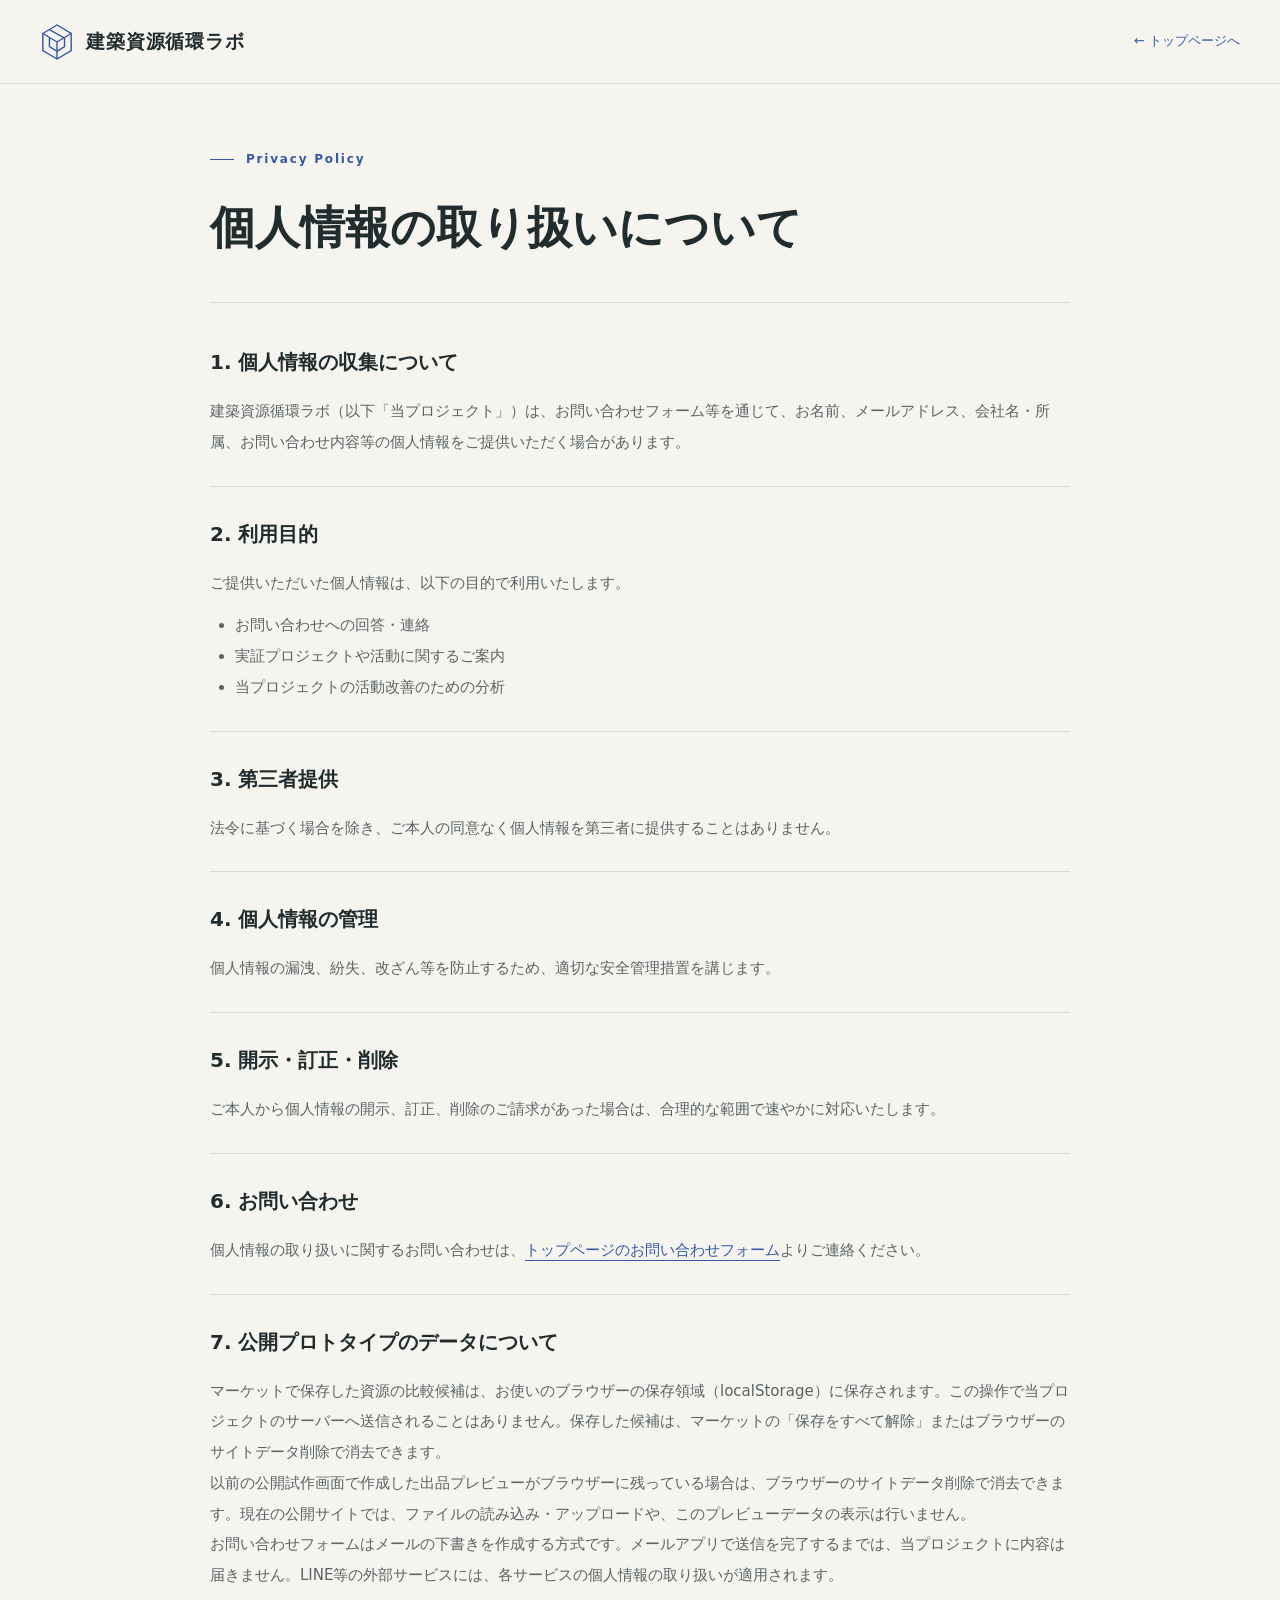
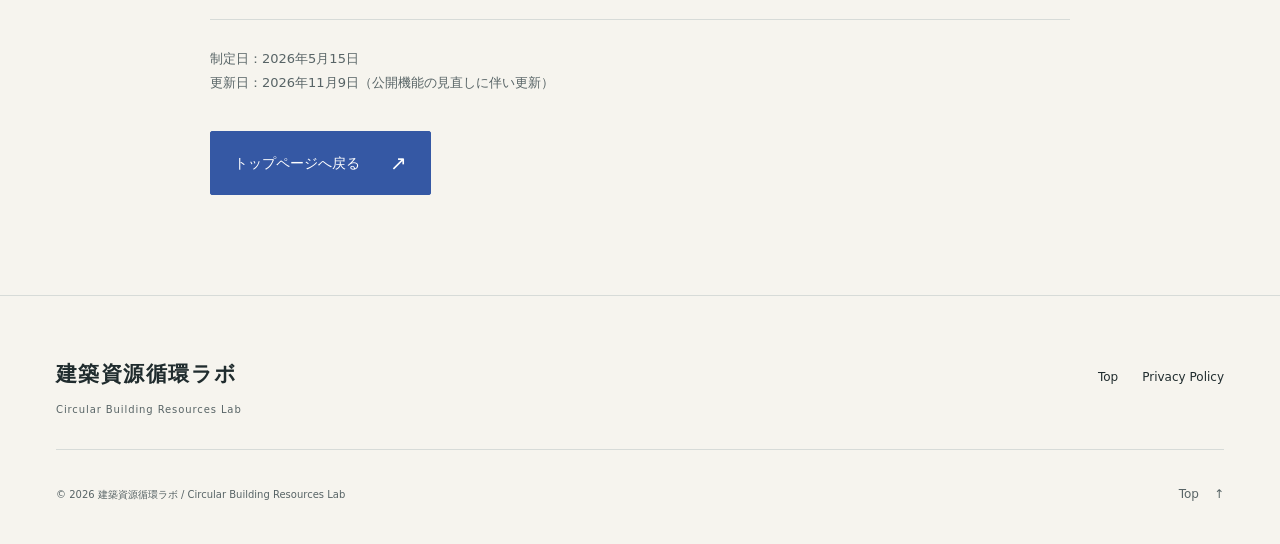
<file: privacy/index.html>
<!doctype html>
<html lang="ja">
<head>
<meta charset="utf-8">
<meta name="viewport" content="width=device-width, initial-scale=1">
<meta name="theme-color" content="#f6f4ee">
<title>個人情報の取り扱い | 建築資源循環ラボ</title>
<meta name="description" content="建築資源循環ラボにおける個人情報の取り扱いについてご案内します。">

<style>

:root{--paper:#f6f4ee;--white:#fffefa;--ink:#202c2e;--muted:#586466;--blue:#3558a4;--line:#d7dbd8;--serif:"Yu Mincho","Hiragino Mincho ProN","Noto Serif CJK JP",serif;--sans:"Hiragino Kaku Gothic ProN","Yu Gothic",Meiryo,system-ui,sans-serif}
*{box-sizing:border-box}html{scroll-behavior:smooth;scroll-padding-top:100px}body{margin:0;background:var(--paper);color:var(--ink);font-family:var(--sans);font-size:16px;line-height:1.9;-webkit-font-smoothing:antialiased}a{color:inherit;text-underline-offset:5px}h1,h2,p{margin:0}svg{display:block}::selection{background:#d1dced}:focus-visible{outline:3px solid #a64e32;outline-offset:5px}.container{width:min(1280px,calc(100% - 112px));margin:auto}.skip-link{position:fixed;top:12px;left:12px;z-index:100;padding:10px 18px;background:var(--ink);color:white;transform:translateY(-160%)}.skip-link:focus{transform:translateY(0)}
.site-header{position:fixed;inset:0 0 auto;z-index:40;border-bottom:1px solid var(--line);background:rgba(246,244,238,.97)}.header-inner{width:min(1440px,calc(100% - 80px));min-height:83px;margin:auto;display:flex;align-items:center;justify-content:space-between;gap:20px}.brand{display:inline-flex;gap:12px;align-items:center;text-decoration:none}.brand-mark{width:34px;height:38px;color:var(--blue);flex-shrink:0}.brand-name{font-size:19px;font-weight:700;letter-spacing:.045em}.back-link{font-size:13px;color:var(--blue);text-decoration:none;min-height:44px;display:inline-flex;align-items:center;gap:12px}.back-link:hover{text-decoration:underline}
.privacy-main{padding:150px 0 100px}.privacy-wrap{width:min(860px,calc(100% - 112px));margin:auto}.eyebrow{display:flex;align-items:center;gap:12px;margin-bottom:24px;color:var(--blue);font-size:12px;font-weight:700;letter-spacing:.15em;line-height:1.5}.eyebrow::before{content:"";width:24px;height:1px;background:currentColor}.privacy-heading{padding-bottom:38px;border-bottom:1px solid var(--line);margin-bottom:12px}.privacy-heading h1{font-family:var(--serif);font-size:clamp(30px,4vw,45px);font-weight:600;line-height:1.6}.privacy-section{padding:28px 0;border-bottom:1px solid var(--line)}.privacy-section h2{font-size:20px;margin-bottom:15px}.privacy-section p,.privacy-section li{font-size:15px;line-height:2.05;color:var(--muted)}.privacy-section ul{padding-left:25px;margin:12px 0 0}.privacy-section a{color:var(--blue)}.privacy-date{font-size:13px;color:var(--muted);margin:27px 0 35px}.button{display:inline-flex;align-items:center;justify-content:space-between;gap:30px;min-height:54px;padding:12px 23px;border:1px solid var(--blue);border-radius:2px;background:var(--blue);color:white;font-size:14px;text-decoration:none}.button:hover{background:#284582}.arrow{font-size:20px}
.site-footer{padding:59px 0 28px;border-top:1px solid var(--line)}.footer-top{display:flex;align-items:flex-start;justify-content:space-between;gap:48px}.footer-brand{font-size:21px;font-weight:700;letter-spacing:.07em}.footer-en{font-size:10px;letter-spacing:.09em;color:var(--muted);margin-top:5px}.footer-nav{display:flex;flex-wrap:wrap;gap:10px 24px;justify-content:flex-end}.footer-nav a{display:inline-block;min-height:38px;font-size:12px;text-decoration:none}.footer-nav a:hover{text-decoration:underline}.footer-note{max-width:900px;font-size:11px;line-height:1.9;color:var(--muted);margin-top:38px}.footer-bottom{display:flex;justify-content:space-between;gap:24px;align-items:center;margin-top:30px;padding-top:22px;border-top:1px solid var(--line);font-size:10px;color:var(--muted)}.footer-bottom a{font-size:12px;text-decoration:none;min-height:36px;display:inline-flex;align-items:center;gap:15px}
@media(max-width:760px){.container,.privacy-wrap{width:calc(100% - 40px)}.header-inner{width:calc(100% - 36px);min-height:70px;gap:15px}.brand{gap:7px}.brand-mark{width:26px;height:30px}.brand-name{font-size:14px;letter-spacing:.02em}.back-link{font-size:11px;gap:5px;white-space:nowrap}.privacy-main{padding:120px 0 65px}.privacy-heading h1{font-size:30px}.privacy-heading{padding-bottom:27px}.eyebrow{font-size:11px}.privacy-section h2{font-size:18px}.privacy-section p,.privacy-section li{font-size:14px}.site-footer{padding:42px 0 22px}.footer-top{display:block}.footer-brand{font-size:20px}.footer-en{font-size:9px}.footer-nav{justify-content:flex-start;gap:0 23px;margin-top:24px}.footer-note{margin-top:23px;font-size:10px}.footer-bottom{align-items:flex-start;font-size:9px;gap:13px;margin-top:23px}.footer-bottom a{font-size:10px;min-height:25px;gap:5px}}
@media(max-width:380px){.brand-name{font-size:13px}.brand-mark{width:23px}.back-link{font-size:10px}.privacy-heading h1{font-size:27px}}
@media(prefers-reduced-motion:reduce){html{scroll-behavior:auto}}
@media print{.site-header,.skip-link,.button{display:none}.privacy-main{padding:0}.privacy-wrap,.container{width:100%}.privacy-section{break-inside:avoid}}
html{-webkit-text-size-adjust:100%;text-size-adjust:100%}
.brand,.footer-nav a,.footer-bottom a{min-height:44px}
.footer-nav a{display:inline-flex;align-items:center}
.privacy-section a{overflow-wrap:anywhere}
@media(max-width:380px){.header-inner{flex-wrap:wrap;gap:0 14px;padding-block:8px}.privacy-main{padding-top:140px}.footer-bottom{flex-wrap:wrap}}
</style>
</head>
<body id="top">

<a class="skip-link" href="#main">本文へスキップ</a>
<header class="site-header privacy-header">
  <div class="header-inner">
    <a class="brand" href="../"><svg class="brand-mark" viewBox="0 0 36 40" fill="none" aria-hidden="true"><path d="M3 11 18 2l15 9v18l-15 9L3 29V11Z" stroke="currentColor" stroke-width="1.5"/><path d="m3 11 15 9 15-9M18 20v18M10 15v10l8 5 8-5V15M10 7l16 9" stroke="currentColor" stroke-width="1.5"/></svg><span class="brand-name">建築資源循環ラボ</span></a>
    <a class="back-link" href="../">← トップページへ</a>
  </div>
</header>
<main class="privacy-main" id="main"><div class="privacy-wrap"><div class="privacy-heading"><p class="eyebrow">Privacy Policy</p><h1>個人情報の取り扱いについて</h1></div>
<section class="privacy-section" aria-labelledby="privacy-1"><h2 id="privacy-1">1. 個人情報の収集について</h2><p>建築資源循環ラボ（以下「当プロジェクト」）は、お問い合わせフォーム等を通じて、お名前、メールアドレス、会社名・所属、お問い合わせ内容等の個人情報をご提供いただく場合があります。</p></section>
<section class="privacy-section" aria-labelledby="privacy-2"><h2 id="privacy-2">2. 利用目的</h2><p>ご提供いただいた個人情報は、以下の目的で利用いたします。</p><ul><li>お問い合わせへの回答・連絡</li><li>実証プロジェクトや活動に関するご案内</li><li>当プロジェクトの活動改善のための分析</li></ul></section>
<section class="privacy-section" aria-labelledby="privacy-3"><h2 id="privacy-3">3. 第三者提供</h2><p>法令に基づく場合を除き、ご本人の同意なく個人情報を第三者に提供することはありません。</p></section>
<section class="privacy-section" aria-labelledby="privacy-4"><h2 id="privacy-4">4. 個人情報の管理</h2><p>個人情報の漏洩、紛失、改ざん等を防止するため、適切な安全管理措置を講じます。</p></section>
<section class="privacy-section" aria-labelledby="privacy-5"><h2 id="privacy-5">5. 開示・訂正・削除</h2><p>ご本人から個人情報の開示、訂正、削除のご請求があった場合は、合理的な範囲で速やかに対応いたします。</p></section>
<section class="privacy-section" aria-labelledby="privacy-6"><h2 id="privacy-6">6. お問い合わせ</h2><p>個人情報の取り扱いに関するお問い合わせは、<a href="../#contact">トップページのお問い合わせフォーム</a>よりご連絡ください。</p></section>
<section class="privacy-section"><h2>7. 公開プロトタイプのデータについて</h2><p>マーケットで保存した資源の比較候補は、お使いのブラウザーの保存領域（localStorage）に保存されます。この操作で当プロジェクトのサーバーへ送信されることはありません。保存した候補は、マーケットの「保存をすべて解除」またはブラウザーのサイトデータ削除で消去できます。</p><p>以前の公開試作画面で作成した出品プレビューがブラウザーに残っている場合は、ブラウザーのサイトデータ削除で消去できます。現在の公開サイトでは、ファイルの読み込み・アップロードや、このプレビューデータの表示は行いません。</p><p>お問い合わせフォームはメールの下書きを作成する方式です。メールアプリで送信を完了するまでは、当プロジェクトに内容は届きません。LINE等の外部サービスには、各サービスの個人情報の取り扱いが適用されます。</p></section><p class="privacy-date">制定日：2026年5月15日<br>更新日：2026年11月9日（公開機能の見直しに伴い更新）</p>
<a class="button " href="../">トップページへ戻る<span class="arrow" aria-hidden="true">↗</span></a>
</div></main>
<footer class="site-footer privacy-footer">
  <div class="container">
    <div class="footer-top"><div><p class="footer-brand">建築資源循環ラボ</p><p class="footer-en" lang="en">Circular Building Resources Lab</p></div><nav class="footer-nav" aria-label="フッターナビゲーション"><a href="../">Top</a><a href="./">Privacy Policy</a></nav></div>
    
    <div class="footer-bottom"><p>© 2026 建築資源循環ラボ / Circular Building Resources Lab</p><a href="../">Top <span aria-hidden="true">↑</span></a></div>
  </div>
</footer>
</body>
</html>
</file>
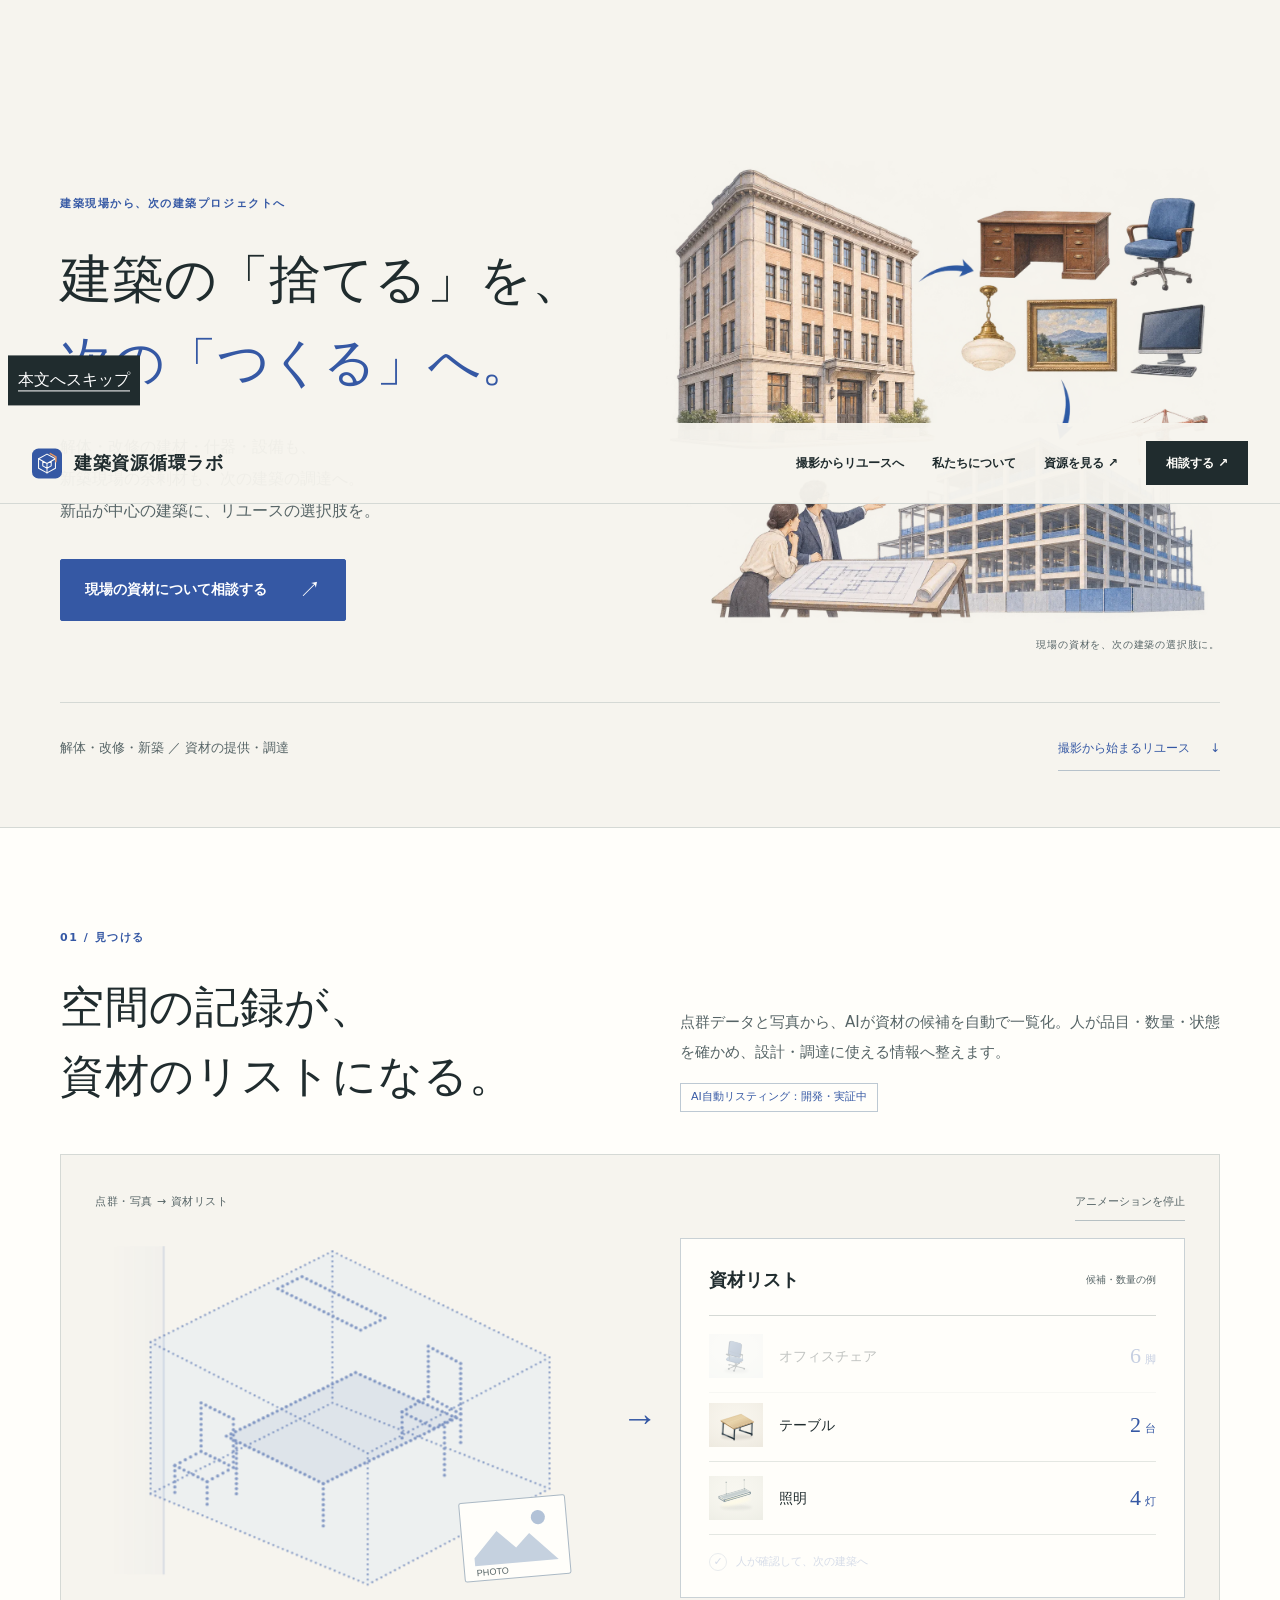
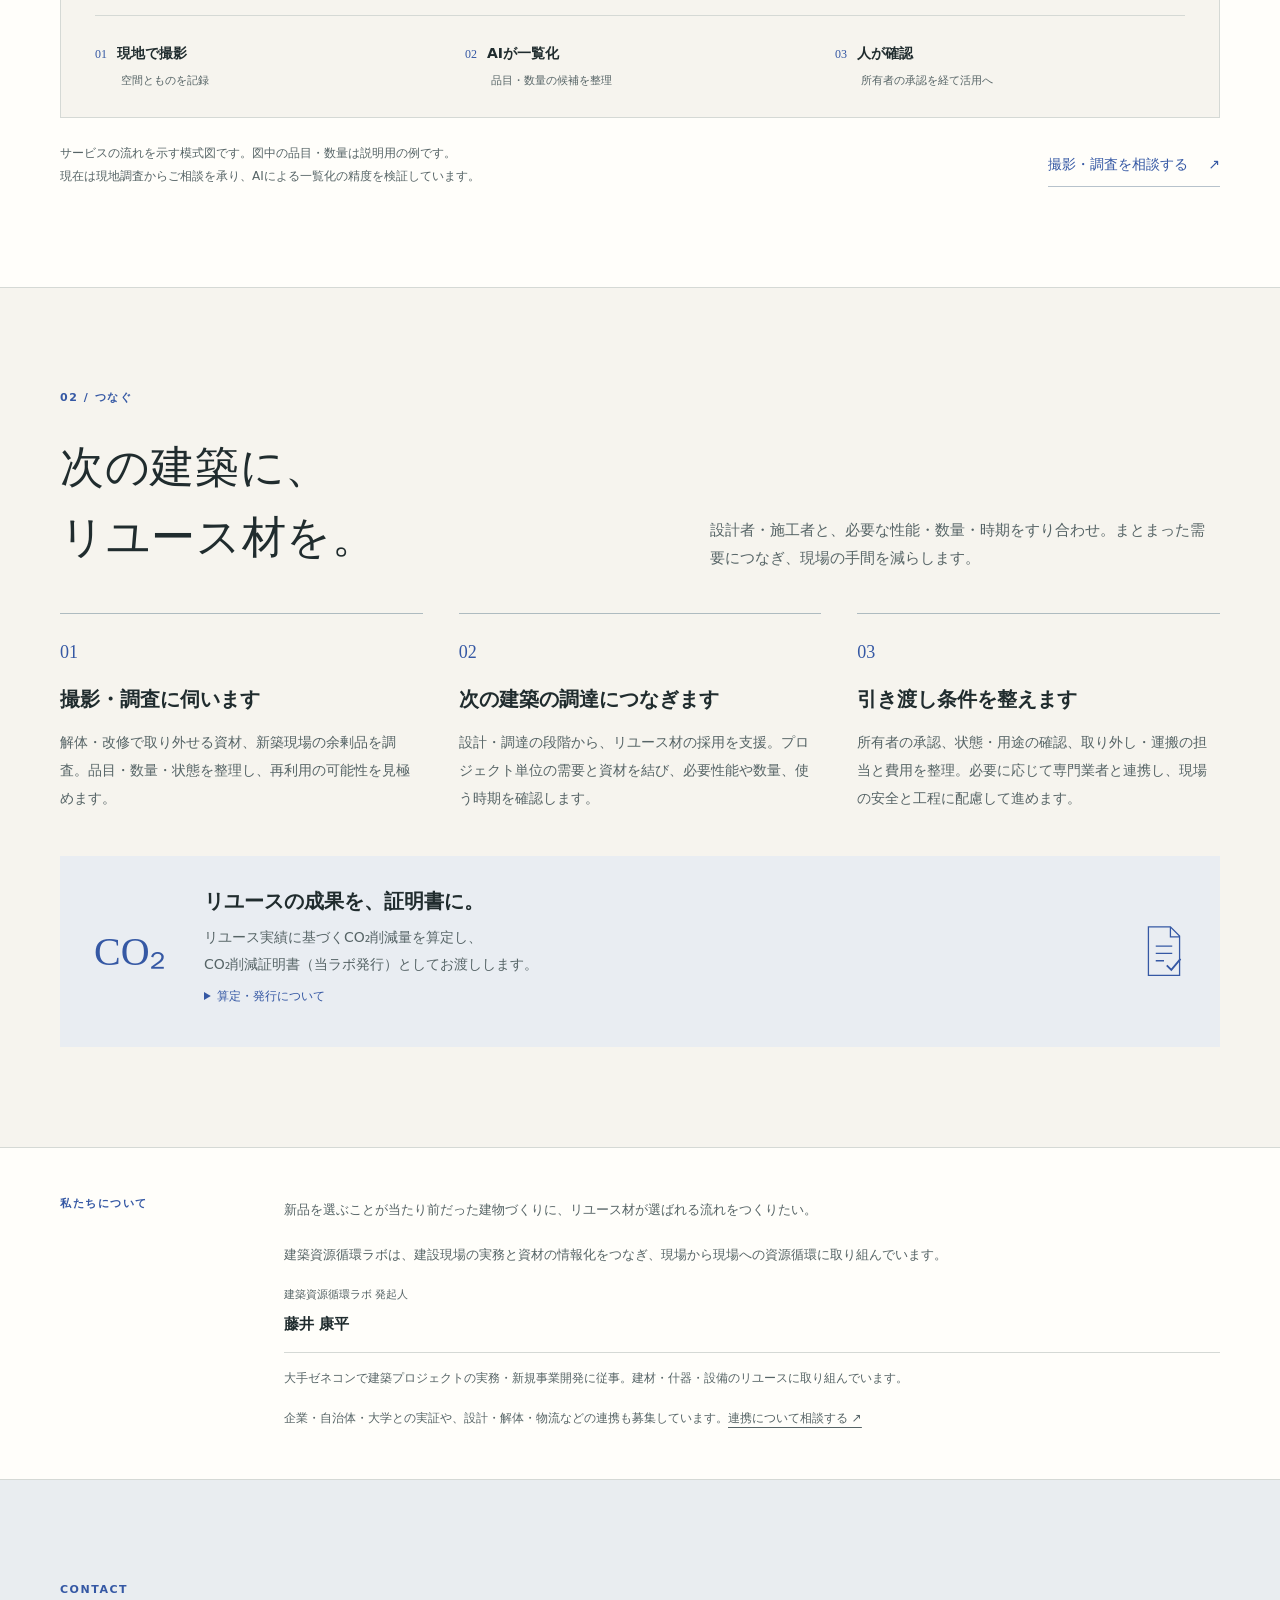
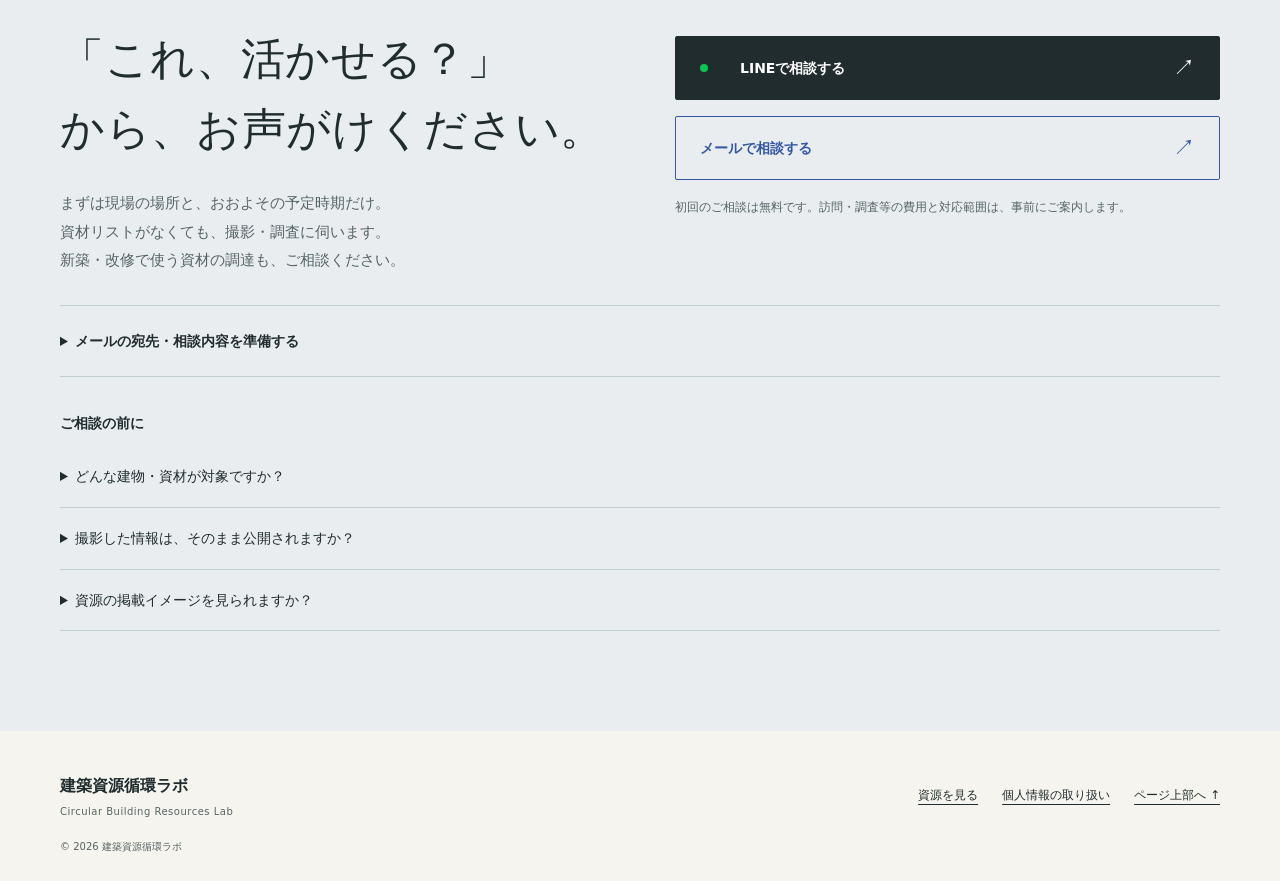
<file: scan/index.html>
<!doctype html><html lang="ja"><head><meta charset="utf-8"><meta name="viewport" content="width=device-width,initial-scale=1"><meta name="robots" content="noindex"><meta http-equiv="refresh" content="0;url=../#contact"><title>撮影・調査のご相談 | 建築資源循環ラボ</title></head><body><p>撮影・調査は <a href="../#contact">お問い合わせ</a> からご相談ください。</p></body></html>
</file>
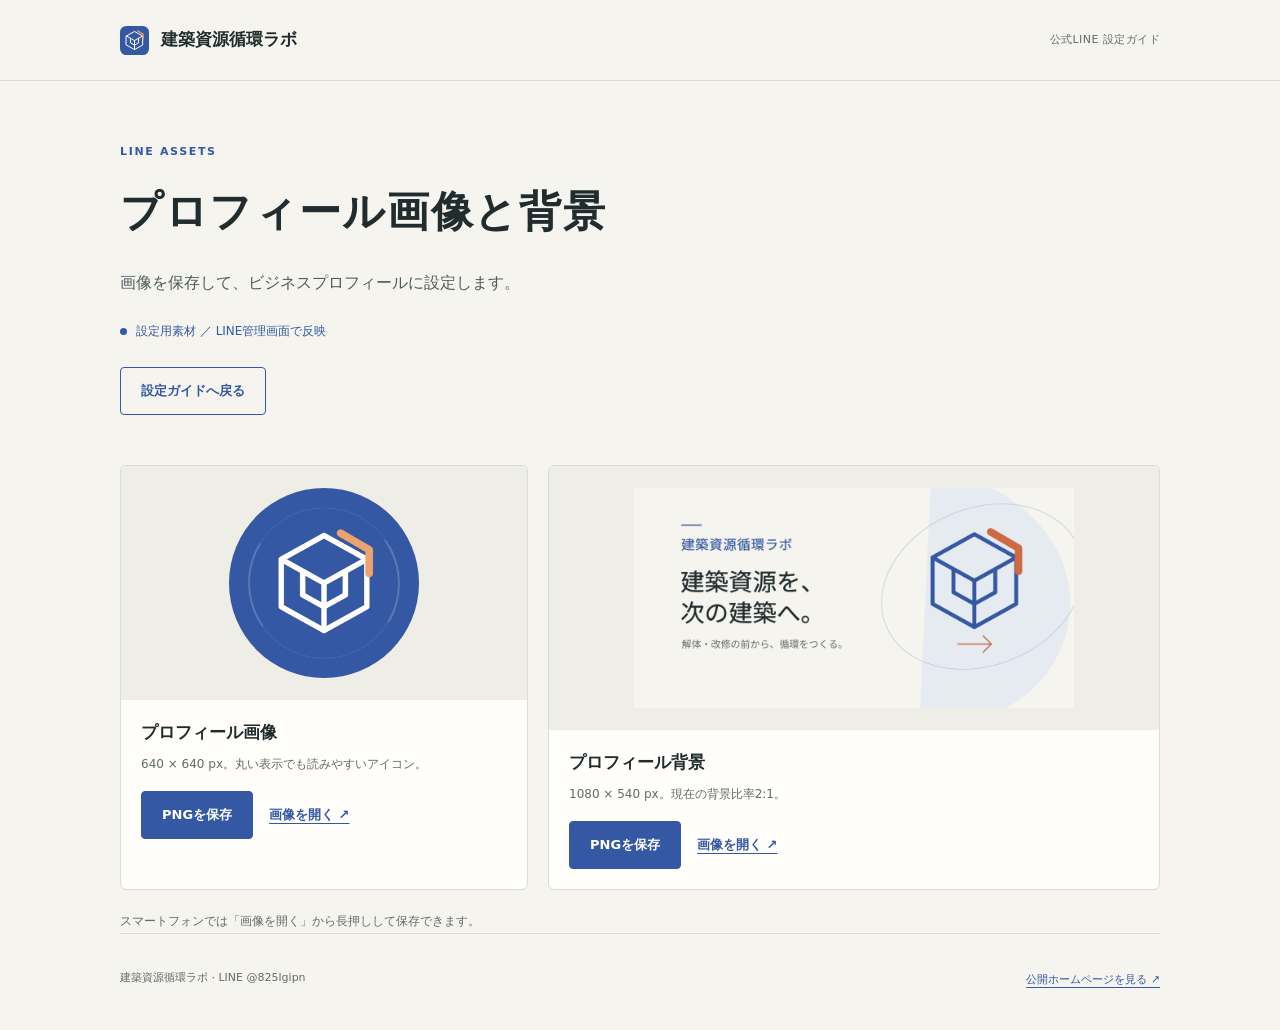
<file: line-setup/icon.html>
<!doctype html>
<html lang="ja"><head><meta charset="utf-8"><meta name="viewport" content="width=device-width, initial-scale=1, viewport-fit=cover"><meta name="robots" content="noindex,nofollow"><meta name="theme-color" content="#f6f4ee"><title>プロフィール画像と背景｜建築資源循環ラボ</title><link rel="icon" href="../assets/logo.svg" type="image/svg+xml"><link rel="stylesheet" href="line-setup.css"><script src="line-setup.js" defer></script></head><body><a class="skip-link" href="#main">本文へ移動</a><header class="guide-header"><div class="wrap header-inner"><a class="brand" href="../"><img src="../assets/logo.svg" width="29" height="34" alt=""><span>建築資源循環ラボ</span></a><span class="header-tag">公式LINE 設定ガイド</span></div></header><main id="main" class="wrap"><section class="guide-hero compact"><p class="eyebrow">LINE ASSETS</p><h1>プロフィール画像と背景</h1><p class="hero-copy">画像を保存して、ビジネスプロフィールに設定します。</p><p class="status-strip"><span></span>設定用素材 ／ LINE管理画面で反映</p><a class="button secondary" href="./">設定ガイドへ戻る</a></section><section class="asset-grid asset-downloads"><article class="asset-card profile-asset"><div class="asset-image"><img src="assets/profile.png" alt="プロフィール画像" loading="lazy" width="640" height="640"></div><div class="asset-body"><h3>プロフィール画像</h3><p>640 × 640 px。丸い表示でも読みやすいアイコン。</p><div class="asset-actions"><a class="button" href="assets/profile.png" download>PNGを保存</a><a class="text-link" href="assets/profile.png" target="_blank" rel="noopener">画像を開く ↗</a></div></div></article><article class="asset-card cover-asset"><div class="asset-image"><img src="assets/cover.png" alt="プロフィール背景" loading="lazy" width="1080" height="540"></div><div class="asset-body"><h3>プロフィール背景</h3><p>1080 × 540 px。現在の背景比率2:1。</p><div class="asset-actions"><a class="button" href="assets/cover.png" download>PNGを保存</a><a class="text-link" href="assets/cover.png" target="_blank" rel="noopener">画像を開く ↗</a></div></div></article></section><p class="small-note">スマートフォンでは「画像を開く」から長押しして保存できます。</p></main><footer class="wrap guide-footer"><p>建築資源循環ラボ · LINE @825lgipn</p><a href="../">公開ホームページを見る ↗</a></footer><p class="copy-status" id="copy-status" role="status" aria-live="polite" aria-atomic="true"></p></body></html>
</file>
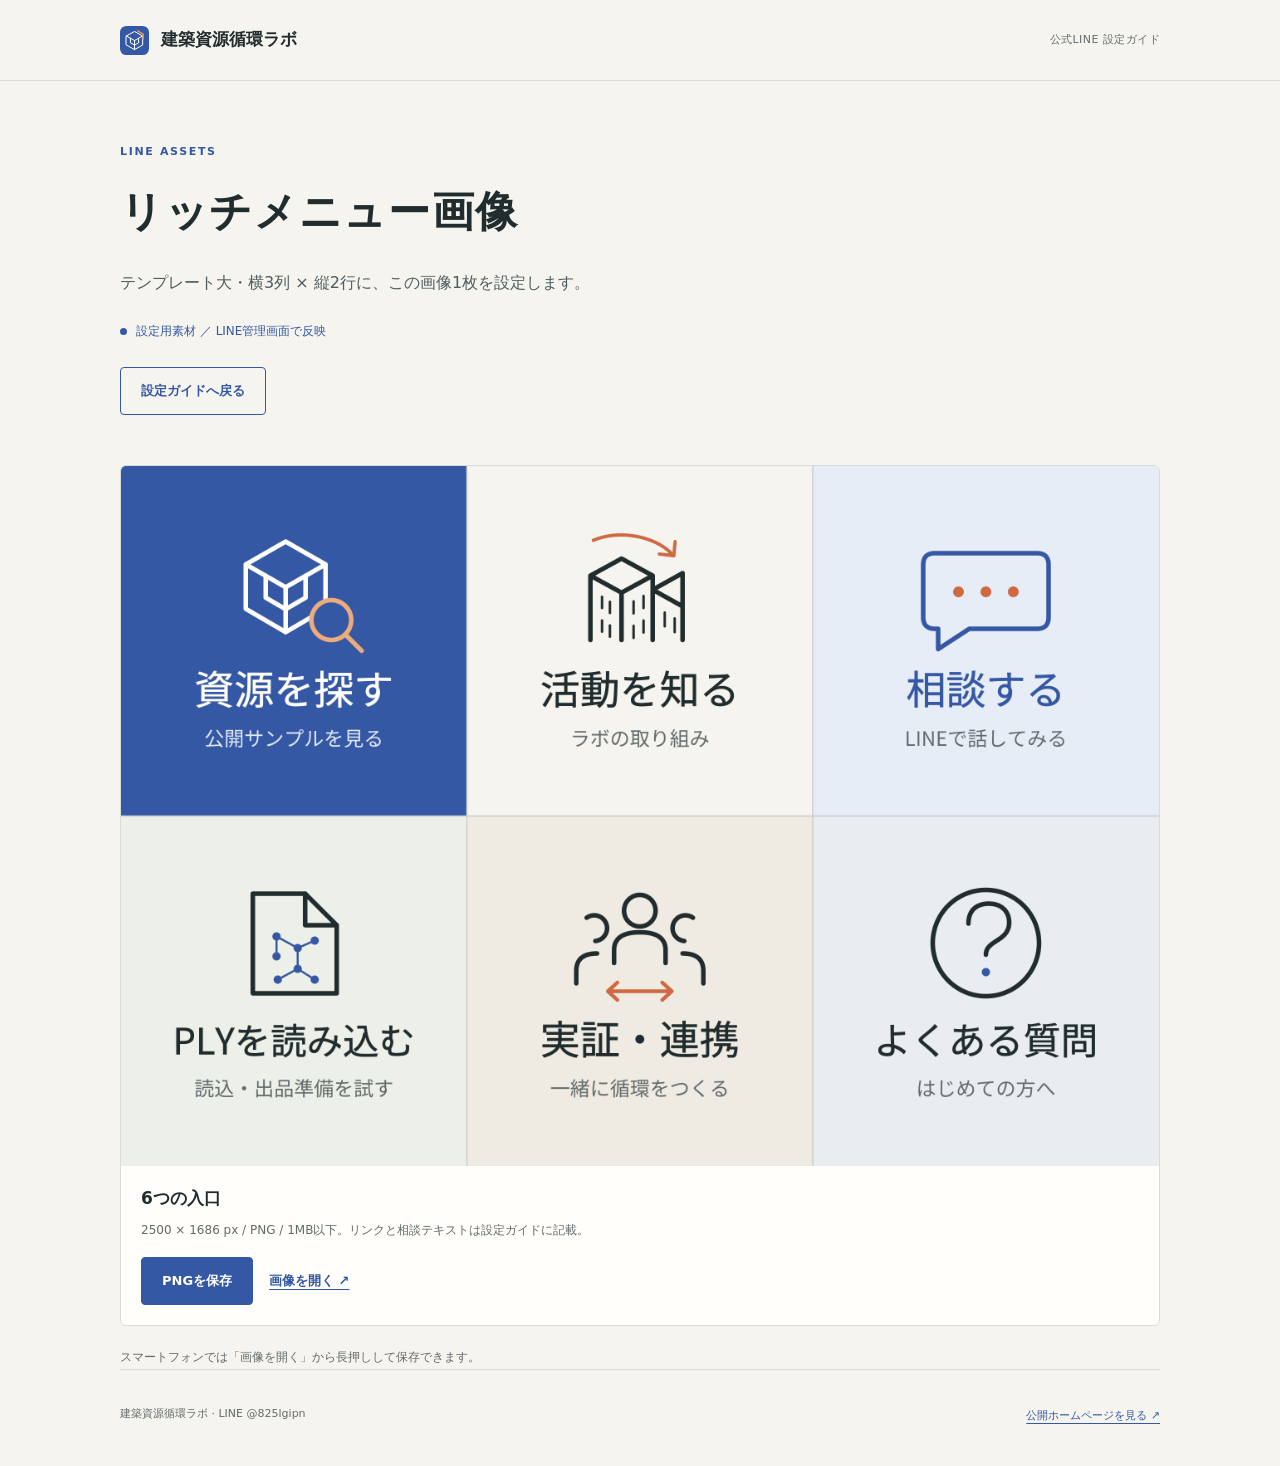
<file: line-setup/richmenu.html>
<!doctype html>
<html lang="ja"><head><meta charset="utf-8"><meta name="viewport" content="width=device-width, initial-scale=1, viewport-fit=cover"><meta name="robots" content="noindex,nofollow"><meta name="theme-color" content="#f6f4ee"><title>リッチメニュー画像｜建築資源循環ラボ</title><link rel="icon" href="../assets/logo.svg" type="image/svg+xml"><link rel="stylesheet" href="line-setup.css"><script src="line-setup.js" defer></script></head><body><a class="skip-link" href="#main">本文へ移動</a><header class="guide-header"><div class="wrap header-inner"><a class="brand" href="../"><img src="../assets/logo.svg" width="29" height="34" alt=""><span>建築資源循環ラボ</span></a><span class="header-tag">公式LINE 設定ガイド</span></div></header><main id="main" class="wrap"><section class="guide-hero compact"><p class="eyebrow">LINE ASSETS</p><h1>リッチメニュー画像</h1><p class="hero-copy">テンプレート大・横3列 × 縦2行に、この画像1枚を設定します。</p><p class="status-strip"><span></span>設定用素材 ／ LINE管理画面で反映</p><a class="button secondary" href="./">設定ガイドへ戻る</a></section><section class="asset-grid asset-downloads"><article class="asset-card menu-asset"><div class="asset-image"><img src="assets/rich-menu.png" alt="6つの入口" loading="lazy" width="2500" height="1686"></div><div class="asset-body"><h3>6つの入口</h3><p>2500 × 1686 px / PNG / 1MB以下。リンクと相談テキストは設定ガイドに記載。</p><div class="asset-actions"><a class="button" href="assets/rich-menu.png" download>PNGを保存</a><a class="text-link" href="assets/rich-menu.png" target="_blank" rel="noopener">画像を開く ↗</a></div></div></article></section><p class="small-note">スマートフォンでは「画像を開く」から長押しして保存できます。</p></main><footer class="wrap guide-footer"><p>建築資源循環ラボ · LINE @825lgipn</p><a href="../">公開ホームページを見る ↗</a></footer><p class="copy-status" id="copy-status" role="status" aria-live="polite" aria-atomic="true"></p></body></html>
</file>
<file: line-setup/line-setup.css>
:root{--paper:#f6f4ee;--white:#fffefa;--ink:#202c2e;--muted:#626b6c;--blue:#3558a4;--blue-dark:#284582;--line:#d9ddd7;--orange:#c9592e;--serif:"Yu Mincho","Hiragino Mincho ProN","Noto Serif CJK JP",serif;--sans:"Hiragino Kaku Gothic ProN","Yu Gothic",Meiryo,system-ui,sans-serif}
*{box-sizing:border-box}html{scroll-behavior:smooth;scroll-padding-top:24px;-webkit-text-size-adjust:100%;text-size-adjust:100%}body{margin:0;background:var(--paper);color:var(--ink);font:15px/1.85 var(--sans);-webkit-font-smoothing:antialiased}h1,h2,h3,h4,p,figure{margin:0}h1,h2,h3,h4{line-height:1.5}a{color:var(--blue);text-underline-offset:4px;overflow-wrap:anywhere}button,a{touch-action:manipulation}button,textarea{font:inherit}button{cursor:pointer}img{display:block;max-width:100%;height:auto}::selection{background:#d7e0f2}:focus-visible{outline:3px solid var(--orange);outline-offset:4px}.wrap{width:min(1040px,calc(100% - 64px));margin-inline:auto}.guide-header{border-bottom:1px solid var(--line)}.header-inner{min-height:80px;display:flex;align-items:center;justify-content:space-between;gap:16px;flex-wrap:wrap;padding-block:14px}.brand{display:inline-flex;min-height:44px;align-items:center;gap:12px;font-size:17px;font-weight:700;color:var(--ink);text-decoration:none}.brand img{flex:0 0 auto}.header-tag{font-size:11px;color:var(--muted);letter-spacing:.04em}.guide-hero{padding:62px 0 38px;max-width:760px}.eyebrow{font-size:11px;font-weight:700;letter-spacing:.15em;color:var(--blue);line-height:1.6}.guide-hero h1{font-family:var(--serif);font-size:clamp(32px,4.5vw,52px);line-height:1.5;font-weight:600;letter-spacing:.04em;margin-top:20px}.hero-copy{margin-top:24px;max-width:650px;color:#4e5c5f;font-size:16px}.status-strip{margin-top:24px;display:flex;align-items:center;gap:9px;line-height:1.8;font-size:12px;color:var(--blue)}.status-strip>span{display:block;width:7px;height:7px;background:var(--blue);border-radius:50%;flex:0 0 auto}.hero-actions{display:flex;align-items:center;flex-wrap:wrap;gap:12px;margin-top:24px}.button{display:inline-flex;min-height:48px;align-items:center;justify-content:center;gap:12px;padding:11px 20px;border:1px solid var(--blue);border-radius:4px;background:var(--blue);color:white;font-size:13px;line-height:1.7;font-weight:700;text-align:center;text-decoration:none}.button:hover{background:var(--blue-dark)}.button.secondary{background:transparent;color:var(--blue)}.button.secondary:hover{background:#e9eef7}.text-link{display:inline-flex;align-items:center;min-height:44px;font-size:13px;font-weight:700}.account-note{display:flex;align-items:center;flex-wrap:wrap;gap:8px 20px;font-size:12px;margin-top:30px;border-top:1px solid var(--line);padding-top:16px}.account-note>b{color:var(--muted);font-weight:500}.account-note strong{font-weight:600;white-space:nowrap;margin-left:10px}.section-nav{display:flex;flex-wrap:wrap;gap:8px 24px;padding:12px 0 24px;border-bottom:1px solid var(--line)}.section-nav>a{display:inline-flex;align-items:center;min-height:44px;font-size:12px;font-weight:700;text-decoration:none}.guide-section{padding:54px 0;border-bottom:1px solid var(--line)}.section-heading{display:flex;align-items:center;gap:20px;margin-bottom:24px}.step-number{font:38px/1 var(--serif);color:var(--blue);flex:0 0 auto}.section-heading h2{font-size:24px;margin-top:6px}.guide-section>p{max-width:840px}.asset-grid{display:grid;grid-template-columns:minmax(0,.8fr) minmax(0,1.2fr);gap:20px;margin-top:28px}.asset-card{border:1px solid var(--line);background:var(--white);border-radius:6px;overflow:hidden;min-width:0}.asset-image{display:flex;align-items:center;justify-content:center;min-height:230px;background:#eeede6;padding:22px}.asset-image>img{object-fit:contain;max-height:260px;width:100%}.profile-asset .asset-image>img{width:190px;height:190px;border-radius:50%}.cover-asset .asset-image>img{max-height:220px}.asset-body{padding:20px}.asset-body h3{font-size:17px}.asset-body p{font-size:12px;color:var(--muted);margin-top:8px}.asset-actions{display:flex;align-items:center;flex-wrap:wrap;gap:8px 16px;margin-top:16px}.small-note{font-size:12px;line-height:1.9;color:var(--muted);margin-top:14px}.copy-block{margin-top:22px;min-width:0}.copy-block>label{display:block;font-size:13px;font-weight:700;margin-bottom:8px;line-height:1.8}.copy-block textarea{display:block;width:100%;min-width:0;max-width:100%;min-height:62px;padding:15px 16px;border:1px solid #cbd2d8;border-radius:5px;background:#fffefa;color:var(--ink);font-family:var(--sans);font-size:16px;line-height:1.85;resize:vertical;overflow-wrap:anywhere;word-break:break-word;-webkit-appearance:none;appearance:none}.copy-block textarea:focus{border-color:var(--blue)}.copy-bottom{display:flex;align-items:center;justify-content:space-between;gap:12px;min-height:52px;padding-top:8px}.copy-help{font-size:11px;line-height:1.6;color:var(--muted)}.copy-button{display:inline-flex;align-items:center;justify-content:center;flex:0 0 auto;min-height:44px;min-width:100px;padding:9px 16px;background:var(--white);color:var(--blue);border:1px solid var(--blue);border-radius:4px;font-size:13px;line-height:1.7;font-weight:700}.copy-button:hover{background:#e9eef7}.copy-button.is-copied{background:var(--blue);color:white}.subheading{margin-top:32px;font-size:18px}.link-grid{display:grid;grid-template-columns:repeat(3,minmax(0,1fr));gap:18px}.instruction-card{background:var(--white);padding:22px 24px;border:1px solid var(--line);border-radius:5px;margin-top:18px}.instruction-card h3{font-size:17px;margin-bottom:10px}.instruction-card p{font-size:14px}.instruction-card .small-note{font-size:12px}.blue-note{background:#eaf0f9;border-color:#cedaf0}.response-list{margin-top:24px;display:grid;gap:10px}.reply-card{border:1px solid var(--line);border-radius:5px;background:var(--white);overflow:hidden}.reply-card summary{display:flex;align-items:center;justify-content:space-between;gap:16px;min-height:64px;padding:14px 22px;cursor:pointer;list-style:none}.reply-card summary::-webkit-details-marker{display:none}.reply-card summary>span:first-child{display:flex;align-items:center;flex-wrap:wrap;gap:8px 12px}.reply-card summary b{font-size:15px}.detail-tag{font-size:10px;line-height:1.7;border:1px solid var(--line);padding:2px 7px;color:var(--muted);border-radius:3px}.summary-mark{font-size:21px;color:var(--blue);flex:0 0 auto}.reply-card[open] .summary-mark{transform:rotate(45deg)}.reply-body{padding:4px 22px 20px}.field-caption{font-size:12px;color:var(--muted);margin-top:4px}.keywords{display:flex;flex-wrap:wrap;gap:7px;margin-top:10px}.keywords>span{font-size:13px;background:#edf1f8;color:var(--blue);padding:4px 9px;line-height:1.7;border-radius:3px;overflow-wrap:anywhere}.menu-preview{margin-top:26px;max-width:760px}.menu-preview img{width:100%;border-radius:5px;border:1px solid var(--line)}.menu-preview figcaption{font-size:12px;color:var(--muted);margin-top:10px}.menu-settings{display:grid;grid-template-columns:repeat(3,minmax(0,1fr));gap:16px;margin-top:30px;padding:20px 0;border-block:1px solid var(--line)}.menu-settings>div{display:flex;flex-direction:column;gap:5px}.menu-settings span{font-size:11px;color:var(--muted)}.menu-settings b{font-size:14px}.menu-grid{display:grid;grid-template-columns:repeat(3,minmax(0,1fr));gap:16px;margin-top:22px}.menu-action{padding:18px;border:1px solid var(--line);background:var(--white);border-radius:5px;min-width:0}.menu-action-heading{display:flex;align-items:center;justify-content:space-between;gap:10px}.position-label{font-size:11px;font-weight:700;color:var(--blue)}.action-kind{font-size:10px;border:1px solid var(--line);padding:2px 7px;border-radius:3px;color:var(--muted)}.menu-action h4{font-size:18px;margin-top:10px}.menu-action .copy-block{margin-top:18px}.menu-action .copy-block>label{font-size:11px}.menu-action .copy-block textarea{padding:10px 12px}.menu-action .copy-bottom{display:block;text-align:right}.menu-action .copy-help{display:none}.menu-action .copy-button{min-width:90px}.check-list{list-style:none;padding:0;margin:0;counter-reset:checks}.check-list li{counter-increment:checks;display:flex;align-items:baseline;gap:14px;padding:15px 0;border-bottom:1px solid var(--line);font-size:14px}.check-list li:before{content:counter(checks,decimal-leading-zero);color:var(--blue);font-weight:700;font-size:11px;flex:0 0 auto}.finish-panel{padding:24px;border:1px solid #cbd6e8;border-radius:5px;background:#eaf0f9;margin-top:30px}.finish-panel h3{font-size:18px}.source-section{padding:38px 0}.source-section h2{font-size:18px;margin-top:10px}.source-section ul{list-style:none;padding:0;margin:14px 0 0;display:grid;grid-template-columns:repeat(2,minmax(0,1fr));gap:0 22px}.source-section li{min-width:0}.source-section a{display:flex;align-items:center;min-height:44px;font-size:12px;line-height:1.8;padding-block:8px}.guide-footer{display:flex;justify-content:space-between;gap:16px;flex-wrap:wrap;padding:24px 0 max(28px,env(safe-area-inset-bottom));border-top:1px solid var(--line);font-size:11px;color:var(--muted)}.guide-footer a{display:flex;min-height:44px;align-items:center}.guide-footer p{padding-block:10px}.copy-status{position:fixed;z-index:99;left:50%;bottom:max(18px,env(safe-area-inset-bottom));transform:translateX(-50%);max-width:calc(100% - 32px);width:max-content;background:var(--ink);color:white;padding:12px 20px;border-radius:5px;box-shadow:0 8px 30px #202c2e25;font-size:13px;line-height:1.7;pointer-events:none;opacity:0;transition:opacity .15s}.copy-status.is-visible{opacity:1}.skip-link{position:fixed;z-index:100;left:16px;top:12px;padding:10px 16px;background:var(--ink);color:white;transform:translateY(-170%)}.skip-link:focus{transform:translateY(0)}.guide-hero.compact{padding-bottom:22px}.compact h1{font-size:clamp(28px,4vw,42px)}.compact .button{margin-top:24px}.asset-downloads{margin-bottom:20px}.asset-downloads .menu-asset{grid-column:1/-1}.menu-asset .asset-image{padding:0}.menu-asset .asset-image img{max-height:none;width:100%}
@media(max-width:820px){.link-grid{grid-template-columns:1fr}.menu-grid{grid-template-columns:repeat(2,minmax(0,1fr))}.source-section ul{grid-template-columns:1fr}.asset-grid{gap:16px}.asset-body{padding:16px}.asset-image{min-height:205px}.profile-asset .asset-image>img{width:160px;height:160px}.section-heading h2{font-size:22px}}
@media(max-width:560px){.wrap{width:calc(100% - 32px)}.header-inner{gap:2px;padding-block:10px;min-height:76px}.brand{font-size:15px;gap:8px}.header-tag{font-size:10px}.guide-hero{padding-top:38px;padding-bottom:26px}.guide-hero h1{font-size:35px;margin-top:16px;letter-spacing:.01em}.hero-copy{font-size:15px;margin-top:20px}.hero-actions{gap:10px;align-items:stretch}.hero-actions .button{flex:1 1 180px}.status-strip{font-size:11px;align-items:flex-start}.status-strip>span{margin-top:7px}.account-note{font-size:11px;margin-top:22px}.account-note strong{margin-left:6px}.section-nav{gap:0 20px;padding-bottom:16px}.section-nav>a{font-size:11px}.guide-section{padding:38px 0}.section-heading{gap:14px;margin-bottom:20px}.step-number{font-size:31px}.section-heading h2{font-size:20px}.guide-section>p{font-size:14px}.asset-grid{grid-template-columns:1fr}.asset-image{min-height:220px}.profile-asset .asset-image>img{width:170px;height:170px}.asset-actions .button{flex:1 1 auto}.asset-actions{gap:12px}.copy-block textarea{padding:13px 12px}.copy-help{font-size:10px}.copy-button{min-width:92px;font-size:12px;padding-inline:12px}.instruction-card{padding:18px}.instruction-card h3{font-size:16px}.reply-card summary{padding:13px 16px}.reply-body{padding:4px 16px 16px}.reply-card summary b{font-size:14px}.detail-tag{font-size:9px}.menu-grid{grid-template-columns:1fr;gap:14px}.menu-action{padding:18px}.menu-action .copy-bottom{display:flex}.menu-action .copy-help{display:inline}.menu-settings{grid-template-columns:1fr;gap:14px}.menu-settings>div{display:flex;flex-direction:row;align-items:baseline;justify-content:space-between;gap:16px}.menu-settings b{font-size:13px}.finish-panel{padding:18px}.finish-panel h3{font-size:16px}.guide-footer{gap:0;padding-top:18px}.compact h1{font-size:28px}.check-list li{font-size:13px}.source-section{padding:30px 0}}
@media(prefers-reduced-motion:reduce){html{scroll-behavior:auto}*,*::before,*::after{scroll-behavior:auto!important;transition:none!important}}
</file>
<file: assets/base.css>
:root{--paper:#f6f4ee;--white:#fffefa;--ink:#202c2e;--muted:#626b6c;--blue:#3558a4;--blue-dark:#284582;--line:#d9ddd7;--orange:#c9592e;--serif:"Yu Mincho","Hiragino Mincho ProN","Noto Serif CJK JP",serif;--sans:"Hiragino Kaku Gothic ProN","Yu Gothic",Meiryo,system-ui,sans-serif}
*{box-sizing:border-box}html{scroll-behavior:smooth;scroll-padding-top:100px}body{margin:0;font-family:var(--sans);font-size:15px;line-height:1.8;color:var(--ink);background:var(--paper);-webkit-font-smoothing:antialiased}h1,h2,h3,h4,p,figure,dl,dd{margin:0}h1,h2,h3{line-height:1.5}a{color:inherit;text-underline-offset:4px}button,input,select,textarea{font:inherit}button,a,input,select,textarea{-webkit-tap-highlight-color:transparent}button{cursor:pointer}button:disabled{cursor:not-allowed;opacity:.55}img,svg{max-width:100%;display:block}img{height:auto}[hidden]{display:none!important}::selection{background:#d7e0f2}:focus-visible{outline:3px solid var(--orange);outline-offset:4px}a,button{touch-action:manipulation}.container{width:min(1280px,calc(100% - 64px));margin-inline:auto}.site-header{position:sticky;top:0;z-index:40;background:rgba(246,244,238,.98);border-bottom:1px solid var(--line)}.header-inner{width:min(1440px,calc(100% - 64px));min-height:82px;display:flex;align-items:center;justify-content:space-between;gap:24px;margin-inline:auto}.brand{display:inline-flex;align-items:center;gap:11px;text-decoration:none;flex-shrink:0}.brand-mark{width:32px;height:36px;color:var(--blue);flex-shrink:0}.brand-name{font-size:18px;letter-spacing:.045em;font-weight:700}.primary-nav{display:flex;align-items:center;gap:26px}.primary-nav a{font-size:12px;min-height:44px;display:inline-flex;align-items:center;text-decoration:none;font-weight:600;white-space:nowrap}.primary-nav a[aria-current=page]{color:var(--blue);text-decoration:underline;text-underline-offset:9px}.primary-nav a:hover{color:var(--blue)}.primary-nav .nav-cta{background:var(--blue);color:#fff;padding:10px 17px;border-radius:4px}.primary-nav .nav-cta:hover{background:var(--blue-dark);color:white}.button{display:inline-flex;align-items:center;justify-content:center;gap:16px;min-height:48px;border:1px solid var(--blue);border-radius:4px;background:var(--blue);color:#fff;padding:12px 20px;font-size:13px;font-weight:700;text-decoration:none;line-height:1.6;transition:background .2s,transform .2s}.button:hover{background:var(--blue-dark);transform:translateY(-1px)}.button.secondary{background:transparent;color:var(--blue)}.button.secondary:hover{background:#e9eef7}.button.dark{background:var(--ink);border-color:var(--ink)}.button.dark:hover{background:#34494b}.button.white{background:var(--white);color:var(--blue);border-color:var(--white)}.eyebrow{display:flex;align-items:center;gap:10px;font-size:11px;letter-spacing:.15em;text-transform:uppercase;color:var(--blue);font-weight:700;line-height:1.5}.eyebrow:before{content:"";height:1px;width:23px;background:currentColor}.tag{display:inline-flex;align-items:center;font-size:11px;line-height:1.5;padding:5px 9px;border:1px solid var(--line);border-radius:3px;color:var(--muted)}.site-footer{padding:40px 0 24px;border-top:1px solid var(--line);margin-top:70px}.footer-inner{display:flex;justify-content:space-between;gap:30px;align-items:flex-start}.footer-brand{font-size:17px;font-weight:700}.footer-en{font-size:10px;color:var(--muted);letter-spacing:.08em}.footer-nav{display:flex;gap:20px;flex-wrap:wrap}.footer-nav a{font-size:12px;min-height:44px;display:inline-flex;align-items:center;text-decoration:none}.footer-note{font-size:11px;line-height:1.8;color:var(--muted);margin-top:22px}.footer-bottom{font-size:10px;color:var(--muted);margin-top:22px;padding-top:16px;border-top:1px solid var(--line)}.skip-link{position:fixed;left:16px;top:12px;z-index:100;background:var(--ink);color:#fff;padding:10px 16px;transform:translateY(-160%)}.skip-link:focus{transform:translateY(0)}.sr-only{position:absolute;width:1px;height:1px;padding:0;margin:-1px;overflow:hidden;clip:rect(0,0,0,0);white-space:nowrap;border:0}dialog{color:var(--ink)}input,select,textarea{accent-color:var(--blue)}
@media(max-width:900px){.header-inner{gap:18px;width:calc(100% - 40px)}.brand-name{font-size:16px}.primary-nav{gap:16px}.primary-nav a{font-size:11px}.container{width:calc(100% - 40px)}}
@media(max-width:640px){html{scroll-padding-top:120px}.header-inner{flex-wrap:wrap;gap:0;min-height:0;padding-top:12px;width:calc(100% - 32px)}.brand-mark{width:26px;height:29px}.brand-name{font-size:16px}.primary-nav{width:100%;justify-content:space-between;gap:8px;min-height:52px}.primary-nav a{font-size:11px;min-height:40px}.primary-nav .nav-cta{padding:7px 12px;min-height:36px}.container{width:calc(100% - 32px)}.footer-inner{display:block}.footer-nav{margin-top:15px;gap:12px}.site-footer{margin-top:48px;padding-top:28px}.button{font-size:12px;padding:12px 16px}}
@media(prefers-reduced-motion:reduce){html{scroll-behavior:auto}*,*::before,*::after{animation:none!important;transition:none!important;scroll-behavior:auto!important}}

/* Keep navigation and form controls comfortable on touch screens. */
html{-webkit-text-size-adjust:100%;text-size-adjust:100%}
.brand{min-height:44px}
.footer-nav a{min-height:44px}
@media(max-width:900px){
  .primary-nav a,.primary-nav .nav-cta{min-height:44px}
}
@media(max-width:640px){
  .primary-nav{flex-wrap:wrap;padding-block:6px;gap:4px 12px;justify-content:flex-start}
  .primary-nav .nav-cta{margin-left:auto}
}
</file>
<file: market/market.css>
.mkt-body{margin:0;background:var(--paper,#f6f4ee);color:var(--ink,#202c2e);font-family:"Hiragino Kaku Gothic ProN","Yu Gothic",Meiryo,system-ui,sans-serif;line-height:1.8}.mkt-body *{box-sizing:border-box}.mkt-body h1,.mkt-body h2,.mkt-body h3,.mkt-body p{margin:0}.mkt-body button,.mkt-body input,.mkt-body select,.mkt-body textarea{font:inherit}.mkt-body button{cursor:pointer}.mkt-body button:focus-visible,.mkt-body a:focus-visible,.mkt-body input:focus-visible,.mkt-body select:focus-visible,.mkt-body textarea:focus-visible{outline:3px solid var(--orange,#d86b3f);outline-offset:4px}.mkt-body [hidden]{display:none!important}.mkt-body main{padding-top:0}.mkt-prototype{background:#e8edf4;border-bottom:1px solid #d5dfeb;font-size:11px;color:#344c75}.mkt-prototype>.container{display:flex;gap:17px;align-items:center;padding-block:9px}.mkt-prototype-label{font-size:10px;letter-spacing:.08em;white-space:nowrap;font-weight:700;padding-right:17px;border-right:1px solid #bdcce0}.mkt-hero{padding:54px 0 0;overflow:hidden}.mkt-hero-grid{display:grid;grid-template-columns:1.1fr .88fr;gap:64px;align-items:center}.mkt-hero-copy{padding:18px 0 36px}.mkt-hero .eyebrow{margin-bottom:19px;font-size:10px;letter-spacing:.18em}.mkt-market-name{font-size:13px;font-weight:700;letter-spacing:.09em;color:var(--blue,#3558a4);margin-bottom:17px!important}.mkt-hero h1{font-family:"Yu Mincho","Hiragino Mincho ProN",serif;font-size:clamp(36px,4.7vw,66px);font-weight:600;letter-spacing:-.04em;line-height:1.45}.mkt-hero h1 span{color:var(--blue,#3558a4)}.mkt-hero-lead{font-size:18px;font-weight:600;line-height:1.85;margin-top:26px!important}.mkt-hero-description{font-size:13px;line-height:2.05;color:var(--muted,#586466);max-width:490px;margin-top:17px!important}.mkt-hero-actions{display:flex;align-items:center;flex-wrap:wrap;gap:23px;margin-top:28px}.mkt-hero-actions .button{min-width:169px;justify-content:space-between}.mkt-text-link{display:inline-flex;gap:20px;align-items:center;text-decoration:none;font-size:12px;font-weight:700;border-bottom:1px solid #b8c4d4;padding:9px 0;color:var(--blue,#3558a4);min-height:44px}.mkt-text-link:hover{border-color:var(--blue,#3558a4)}.mkt-showcase{position:relative;min-height:460px;background:#e7e7de;border:1px solid #dcdfd4;border-radius:3px;overflow:hidden}.mkt-showcase-top{position:relative;z-index:2;display:flex;align-items:flex-start;justify-content:space-between;padding:28px 30px;font-size:10px;line-height:1.55;letter-spacing:.13em;color:#4c625c}.mkt-showcase-orbit{font-size:29px;width:46px;height:46px;border:1px solid #9aada0;border-radius:50%;display:grid;place-items:center;line-height:1}.mkt-showcase-circle{position:absolute;width:370px;height:370px;border:1px solid #c5cebf;border-radius:50%;top:67px;left:50%;transform:translateX(-50%)}.mkt-showcase-circle:after{content:"";position:absolute;inset:30px;border:1px solid #d2d7c8;border-radius:50%}.mkt-showcase-chair{position:absolute;left:0;top:48px;width:100%;height:350px;object-fit:contain;mix-blend-mode:multiply;transform:rotate(-3deg)}.mkt-showcase-ticket{position:absolute;z-index:3;bottom:36px;right:28px;width:228px;background:#fffefa;box-shadow:0 12px 25px #293c3120;border:1px solid #d5dacf;border-left:4px solid var(--orange,#d86b3f);padding:18px 20px;transform:rotate(3deg)}.mkt-showcase-ticket>span{font-size:10px;color:var(--muted,#586466)}.mkt-showcase-ticket strong{display:block;font-size:19px;margin:5px 0 12px}.mkt-showcase-ticket>div{display:flex;justify-content:space-between;border-top:1px solid #dce0d5;padding-top:9px;font-size:11px}.mkt-showcase-ticket>div span:first-child{font-size:17px;font-weight:700;color:var(--blue,#3558a4)}.mkt-showcase-ticket>div span:last-child{align-self:center;color:var(--blue,#3558a4)}.mkt-showcase-ticket small{font-size:8px;color:#6a746a}.mkt-showcase-foot{position:absolute;bottom:18px;left:27px;font-size:8px;letter-spacing:.12em;color:#6a7d6c;writing-mode:vertical-rl;transform:rotate(180deg)}.mkt-hero-bottom{display:grid;grid-template-columns:repeat(3,1fr);margin-top:38px;padding:22px 0;border-top:1px solid var(--line,#d7dbd8);border-bottom:1px solid var(--line,#d7dbd8);font-size:11px;letter-spacing:.04em}.mkt-hero-bottom span{padding-left:30px;border-left:1px solid var(--line,#d7dbd8)}.mkt-hero-bottom span:first-child{padding-left:0;border-left:0}.mkt-hero-bottom b{font-family:Georgia,serif;font-size:17px;color:var(--orange,#d86b3f);margin-right:15px;font-weight:400}.mkt-resources{padding:80px 0 72px;scroll-margin-top:100px}.mkt-section-heading{display:flex;align-items:flex-end;justify-content:space-between;gap:24px;margin-bottom:34px}.mkt-section-heading .eyebrow{font-size:10px;letter-spacing:.14em;margin-bottom:12px}.mkt-section-heading h2{font-family:"Yu Mincho","Hiragino Mincho ProN",serif;font-size:clamp(25px,2.8vw,37px);font-weight:600;letter-spacing:.015em;line-height:1.55}.mkt-section-heading>p{color:var(--muted,#586466);font-size:12px;line-height:1.9}.mkt-searchbar{display:grid;grid-template-columns:minmax(200px,1fr) 200px 190px;gap:12px}.mkt-search{position:relative;display:flex;align-items:center;gap:15px;padding:0 17px;background:#fffefa;border:1px solid #bdc6c5;min-height:55px;border-radius:2px}.mkt-search svg{width:22px;height:22px;color:var(--blue,#3558a4);flex-shrink:0}.mkt-search input{min-width:0;width:100%;padding:13px 0;background:transparent;border:0;outline:0;font-size:13px;color:var(--ink,#202c2e);line-height:1.7}.mkt-search:focus-within{outline:2px solid var(--blue,#3558a4);outline-offset:2px}.mkt-search input:focus-visible{outline:0}.mkt-search input::placeholder{color:#77817e;opacity:1}.mkt-region{display:flex;align-items:center;gap:8px;min-width:0;border:1px solid #bdc6c5;background:#fffefa;padding:0 12px;border-radius:2px}.mkt-region>span{font-size:10px;white-space:nowrap;color:var(--muted,#586466)}.mkt-region select{min-width:0;width:100%;padding:12px 0;background:transparent;border:0;color:var(--ink,#202c2e);font-size:12px;min-height:53px}.mkt-saved-filter{display:flex;align-items:center;justify-content:center;gap:9px;border:1px solid #bdc6c5;background:transparent;color:var(--ink,#202c2e);font-size:11px!important;min-height:55px;border-radius:2px}.mkt-saved-filter>svg{width:18px;height:18px}.mkt-saved-filter[aria-pressed=true]{background:var(--blue,#3558a4);border-color:var(--blue,#3558a4);color:white}.mkt-count{display:grid;place-items:center;min-width:20px;height:20px;background:#e5e9e6;border-radius:50%;font-size:10px;font-variant-numeric:tabular-nums;color:var(--ink,#202c2e)}.mkt-saved-filter[aria-pressed=true] .mkt-count{background:#ffffff2b;color:white}.mkt-filter-row{display:flex;align-items:center;justify-content:space-between;gap:15px;margin:24px 0}.mkt-categories{display:flex;gap:8px;flex-wrap:wrap}.mkt-categories button{display:flex;align-items:center;gap:15px;background:transparent;border:1px solid var(--line,#d7dbd8);color:var(--muted,#586466);padding:8px 17px;border-radius:2px;font-size:12px;min-height:42px}.mkt-categories button>span{font-family:Arial,sans-serif;font-size:9px;opacity:.7}.mkt-categories button[aria-pressed=true]{background:var(--ink,#202c2e);border-color:var(--ink,#202c2e);color:#fffefa}.mkt-categories button:hover:not([aria-pressed=true]){border-color:var(--blue,#3558a4);color:var(--blue,#3558a4)}.mkt-result-count{font-size:11px;color:var(--muted,#586466);white-space:nowrap;font-variant-numeric:tabular-nums}.mkt-grid{display:grid;grid-template-columns:repeat(4,minmax(0,1fr));gap:28px 20px}.mkt-card{position:relative;border:1px solid var(--line,#d7dbd8);background:#fffefa;border-radius:3px;overflow:hidden;transition:box-shadow .2s,transform .2s,border-color .2s;min-width:0}.mkt-card:hover{transform:translateY(-4px);box-shadow:0 9px 20px #2636340b;border-color:#a2b3b4}.mkt-card-image-wrap{position:relative;background:#eceee7;border-bottom:1px solid #e0e3dc;isolation:isolate}.mkt-card-open{display:block;padding:0;background:none;border:0;width:100%;text-align:left;color:inherit}.mkt-card-open:focus-visible{outline-offset:-4px!important;position:relative;z-index:2}.mkt-card-image-wrap .mkt-card-open{aspect-ratio:4/3;overflow:hidden}.mkt-card-image-wrap img{display:block;width:100%;height:100%;object-fit:cover;transition:transform .35s}.mkt-card:hover .mkt-card-image-wrap img{transform:scale(1.035)}.mkt-save-button{position:absolute;right:12px;top:12px;z-index:3;width:36px;height:36px;display:grid;place-items:center;border:1px solid #d9dfd5;background:#fffefaec;color:#65796f;border-radius:50%;box-shadow:0 2px 8px #24352808}.mkt-save-button svg{width:17px;height:17px}.mkt-save-button[aria-pressed=true]{background:var(--blue,#3558a4);border-color:var(--blue,#3558a4);color:white}.mkt-card-state{position:absolute;bottom:10px;left:12px;font-size:9px;font-weight:700;line-height:1.6;padding:4px 8px;color:var(--blue,#3558a4);background:#fffefaeb;letter-spacing:.04em;pointer-events:none}.mkt-card-body{padding:17px 17px 0}.mkt-card-meta{display:flex;justify-content:space-between;gap:8px;font-size:9px;color:var(--muted,#586466);margin-bottom:7px}.mkt-card-meta span:first-child{font-weight:700;color:#4c625c;letter-spacing:.08em}.mkt-card h3{font-size:16px;line-height:1.6;letter-spacing:-.02em;font-weight:700;margin-bottom:13px}.mkt-card h3 button{font:inherit}.mkt-card h3 button:hover{color:var(--blue,#3558a4)}.mkt-card-info{display:grid;grid-template-columns:1fr 1fr;margin:0;gap:10px;border-top:1px solid #e4e7df;padding:11px 0 15px}.mkt-card-info>div{min-width:0}.mkt-card-info dt{font-size:9px;color:var(--muted,#586466);margin-bottom:3px}.mkt-card-info dd{font-size:13px;font-weight:600;margin:0;overflow-wrap:anywhere}.mkt-card-info>div:first-child dd{font-size:16px;color:var(--blue,#3558a4);line-height:1.45}.mkt-card-footer{display:flex;align-items:center;justify-content:space-between;gap:8px;width:100%;padding:11px 17px;border:0;border-top:1px solid #e4e7df;background:#f8f9f4;color:var(--muted,#586466);font-size:10px!important;text-align:left}.mkt-card-footer>span:last-child{font-size:20px;color:var(--blue,#3558a4);line-height:1}.mkt-card-footer:hover{background:#edf0e8;color:var(--blue,#3558a4)}.mkt-quantity-note{font-size:10px;color:var(--muted,#586466);margin-top:24px!important;text-align:right}.mkt-empty{padding:56px 20px 62px;border:1px dashed #bec8c0;text-align:center;background:#f0f2e9}.mkt-empty>span{display:block;font-size:34px;color:var(--blue,#3558a4);margin-bottom:12px}.mkt-empty h3{font-size:18px;font-weight:600}.mkt-empty p{font-size:12px;color:var(--muted,#586466);margin:12px 0 24px}.mkt-empty .button{font-size:12px}.mkt-local-section{padding:60px 0 70px;background:#edf1f6;border-top:1px solid #d9e0e9}.mkt-local-note{padding:17px 20px;border-left:3px solid var(--blue,#3558a4);background:#fffefa;margin-bottom:27px;display:flex;gap:20px;align-items:center}.mkt-local-note strong{font-size:11px;white-space:nowrap;color:var(--blue,#3558a4)}.mkt-local-note p{font-size:11px;color:var(--muted,#586466)}.mkt-how{padding:74px 0;background:#fffefa;border-top:1px solid var(--line,#d7dbd8);border-bottom:1px solid var(--line,#d7dbd8)}.mkt-how-grid{display:grid;grid-template-columns:repeat(3,1fr);gap:40px}.mkt-how-grid article{border-top:1px solid #b7c5bc;padding-top:22px}.mkt-how-grid article>span{font-family:Arial,sans-serif;font-size:10px;letter-spacing:.12em;color:var(--blue,#3558a4)}.mkt-how-grid h3{font-size:17px;font-weight:600;margin:18px 0 12px}.mkt-how-grid p{font-size:12px;line-height:2;color:var(--muted,#586466);max-width:340px}.mkt-how-note{margin-top:30px!important;font-size:10px;color:var(--muted,#586466)}.mkt-scan-cta{padding:74px 0;background:var(--ink,#202c2e);color:#fffefa}.mkt-scan-cta-grid{display:grid;grid-template-columns:1.15fr .85fr;gap:100px;align-items:center}.mkt-scan-cta .eyebrow{color:#adbfda;font-size:10px;letter-spacing:.13em;margin-bottom:20px}.mkt-scan-cta h2{font-family:"Yu Mincho","Hiragino Mincho ProN",serif;font-size:clamp(28px,3.2vw,43px);line-height:1.6;font-weight:500}.mkt-scan-cta p:not(.eyebrow){font-size:12px;line-height:2;color:#c6d0ca;margin-top:22px}.mkt-scan-cta .button{background:#eef1e9;border-color:#eef1e9;color:var(--ink,#202c2e);margin-top:25px;font-size:13px}.mkt-scan-small{display:inline-block;margin-left:15px;font-size:10px;color:#c6d0ca}.mkt-scan-process>div{display:grid;grid-template-columns:32px 1fr;column-gap:15px;padding:20px 24px;border:1px solid #5a716b;background:#293d39}.mkt-scan-process>div>span{font-family:Georgia,serif;font-size:24px;line-height:1.3;color:#adbfda;grid-row:1/3}.mkt-scan-process strong{font-size:15px;font-weight:500}.mkt-scan-process small{font-size:10px;color:#b0c0b7;margin-top:4px}.mkt-process-arrow{display:block;text-align:center;color:#a2b6a7;font-size:19px;line-height:1.7}.mkt-body .site-footer{margin-top:0}.mkt-footer-inner{display:flex;flex-wrap:wrap;gap:25px;justify-content:space-between;align-items:flex-start}.mkt-footer-brand{font-weight:700;font-size:19px;text-decoration:none;letter-spacing:.04em}.mkt-footer-inner>div>p{font-size:9px;color:var(--muted,#586466);letter-spacing:.1em;margin-top:3px}.mkt-footer-inner nav{display:flex;flex-wrap:wrap;gap:17px;align-items:center}.mkt-footer-inner nav a{font-size:11px;text-decoration:none;min-height:40px;display:inline-flex;align-items:center}.mkt-footer-note{font-size:10px;color:var(--muted,#586466);width:100%;border-top:1px solid var(--line,#d7dbd8);padding-top:22px}.mkt-footer-inner>small{font-size:9px;color:var(--muted,#586466);margin-top:-14px}.mkt-dialog{width:min(1100px,calc(100% - 44px));max-width:1100px;max-height:calc(100dvh - 44px);padding:0;border:1px solid #bbc6bb;border-radius:4px;background:#fffefa;color:var(--ink,#202c2e);overscroll-behavior:contain;box-shadow:0 25px 100px #10202040}.mkt-dialog::backdrop{background:#182a28b8;backdrop-filter:blur(3px)}.mkt-dialog-top{display:flex;align-items:center;justify-content:space-between;gap:20px;padding:15px 25px;border-bottom:1px solid #dce1d8;position:sticky;top:0;z-index:5;background:#fffefaf5;backdrop-filter:blur(10px)}.mkt-dialog-top>span{font-family:Arial,sans-serif;font-size:9px;letter-spacing:.14em;color:var(--muted,#586466)}.mkt-icon-button{width:36px;height:36px;display:grid;place-items:center;border:1px solid #d3dbd0;border-radius:50%;background:transparent;color:var(--ink,#202c2e)}.mkt-icon-button svg{width:20px;height:20px}.mkt-icon-button:hover{background:#edf0e9}.mkt-detail-grid{display:grid;grid-template-columns:.95fr 1.05fr;gap:35px;padding:30px 32px}.mkt-detail-visual{position:relative;background:#eceee7;align-self:start;border:1px solid #dce1d6;overflow:hidden}.mkt-detail-visual img{width:100%;height:auto;aspect-ratio:1/1;object-fit:contain;display:block}.mkt-detail-visual>span{display:block;border-top:1px solid #d5ddd1;padding:10px 15px;font-size:10px;color:#5c7063}.mkt-detail-resource-id{position:absolute;top:17px;left:17px;font-family:Arial,sans-serif;font-size:9px;letter-spacing:.12em;color:#6c7c6a}.mkt-detail-tags{display:flex;align-items:center;gap:10px;margin-bottom:14px}.mkt-tag{font-size:10px;padding:3px 9px;border:1px solid #bbcbbd;color:#4c625c}.mkt-status{font-size:10px;padding:4px 10px;background:#e6edf6;color:var(--blue,#3558a4)}.mkt-detail-summary h2{font-size:clamp(24px,2.8vw,34px);font-family:"Yu Mincho","Hiragino Mincho ProN",serif;font-weight:600;line-height:1.55;overflow-wrap:anywhere}.mkt-detail-intro{font-size:12px;line-height:1.9;color:var(--muted,#586466);margin-top:13px!important}.mkt-detail-essentials{display:grid;grid-template-columns:1fr 1fr;gap:17px 22px;margin:23px 0 0;padding:20px 0;border-top:1px solid #dce1d8;border-bottom:1px solid #dce1d8}.mkt-detail-essentials>div:last-child{grid-column:1/-1}.mkt-detail-essentials dt{font-size:10px;color:var(--muted,#586466);margin-bottom:5px}.mkt-detail-essentials dd{font-size:18px;font-weight:600;margin:0;line-height:1.5;overflow-wrap:anywhere}.mkt-detail-essentials>div:first-child dd{color:var(--blue,#3558a4);font-size:25px}.mkt-detail-essentials>div:last-child dd{font-size:14px}.mkt-detail-quantity-note{font-size:9px;color:var(--muted,#586466);margin-top:10px!important}.mkt-detail-price{margin-top:21px}.mkt-detail-price>span{display:block;font-size:10px;color:var(--muted,#586466)}.mkt-detail-price>strong{display:block;font-size:16px;margin-top:3px;font-weight:600}.mkt-detail-price>small{display:block;font-size:9px;color:var(--muted,#586466);margin-top:6px}.mkt-detail-save{margin-top:21px;display:flex;align-items:center;justify-content:center;gap:9px;min-height:44px;width:100%;border:1px solid #c0ccbf;background:transparent;color:var(--ink,#202c2e);font-size:12px!important;border-radius:2px}.mkt-detail-save svg{width:18px;height:18px}.mkt-detail-save[aria-pressed=true]{background:#e7edf6;color:var(--blue,#3558a4);border-color:#a9bbd5}.mkt-detail-lower{padding:25px 32px 34px;display:grid;grid-template-columns:.95fr 1.05fr;gap:35px;border-top:1px solid #dce1d8}.mkt-detail-lower .eyebrow{font-size:9px;letter-spacing:.11em;margin-bottom:10px}.mkt-detail-lower h3{font-size:18px;line-height:1.6;font-weight:600}.mkt-detail-specs dl{margin:18px 0 0}.mkt-detail-specs dl>div{display:grid;grid-template-columns:73px 1fr;gap:17px;padding:14px 0;border-top:1px solid #e1e5dc;font-size:12px;line-height:1.9}.mkt-detail-specs dt{font-size:10px;font-weight:600;color:#4f6858}.mkt-detail-specs dd{margin:0;color:var(--muted,#586466);overflow-wrap:anywhere;white-space:pre-line}.mkt-detail-sample-note{font-size:9px;color:var(--muted,#586466);background:#eef1e9;padding:12px 14px;margin-top:15px!important}.mkt-inquiry{background:#eef2f7;padding:25px;border:1px solid #d7e0eb;border-radius:2px;align-self:start}.mkt-inquiry>p:not(.eyebrow){font-size:11px;color:#64758b;margin-top:9px}.mkt-inquiry-types{display:grid;grid-template-columns:1fr 1fr;gap:7px;margin:18px 0}.mkt-inquiry-types button{font-size:11px;border:1px solid #b7c9df;background:#fffefa;color:#405b83;min-height:40px;border-radius:2px;padding:6px}.mkt-inquiry-types button[aria-pressed=true]{background:var(--blue,#3558a4);border-color:var(--blue,#3558a4);color:white}.mkt-draft-label{display:flex;justify-content:space-between;font-size:10px;font-weight:600;color:#465d7d;margin-bottom:8px;gap:8px}.mkt-draft-label span{font-weight:400;color:#708199}.mkt-inquiry textarea{display:block;width:100%;border:1px solid #c1cedf;border-radius:2px;background:#fffefa;resize:vertical;min-height:135px;padding:13px;font-size:11px;line-height:1.9;color:var(--ink,#202c2e)}.mkt-inquiry .button{display:flex;justify-content:space-between;width:100%;margin-top:14px;min-height:47px;font-size:12px}.mkt-inquiry-note{min-height:20px;font-size:9px!important}.mkt-real-contact{display:flex;justify-content:space-between;gap:8px;margin-top:14px;padding-top:14px;border-top:1px solid #c9d4e2;text-decoration:none;color:var(--blue,#3558a4);font-size:10px;line-height:1.8}.mkt-toast{position:fixed;bottom:26px;left:50%;transform:translateX(-50%);z-index:60;background:#202c2e;color:white;border:1px solid #607570;border-radius:3px;padding:12px 22px;box-shadow:0 8px 25px #10202030;font-size:12px;max-width:calc(100% - 32px);text-align:center;pointer-events:none}.mkt-noscript{padding:30px;background:#eef1e9;border:1px solid #c7d0c3;font-size:14px}.mkt-noscript a{color:var(--blue,#3558a4)}
@media(min-width:1500px){.mkt-hero-grid{gap:92px}.mkt-showcase{min-height:480px}.mkt-showcase-chair{height:380px}.mkt-hero{padding-top:65px}}
@media(max-width:1190px){.mkt-hero-grid{gap:35px;grid-template-columns:1.1fr .9fr}.mkt-hero h1{font-size:clamp(37px,4.8vw,57px)}.mkt-showcase{min-height:420px}.mkt-showcase-chair{top:55px;height:300px}.mkt-showcase-ticket{right:20px;bottom:30px;width:208px;padding:15px 17px}.mkt-grid{grid-template-columns:repeat(3,minmax(0,1fr));gap:24px 18px}.mkt-scan-cta-grid{gap:55px}.mkt-scan-small{display:block;margin:12px 0 0}}
@media(max-width:900px){.mkt-hero{padding-top:35px}.mkt-hero-grid{gap:30px;grid-template-columns:1.1fr .85fr}.mkt-hero h1{font-size:38px}.mkt-hero-copy{padding-bottom:12px}.mkt-hero-lead{font-size:15px;margin-top:20px!important}.mkt-hero-description{font-size:12px}.mkt-wide-br{display:none}.mkt-showcase{min-height:370px}.mkt-showcase-top{padding:20px;font-size:8px}.mkt-showcase-orbit{width:35px;height:35px;font-size:24px}.mkt-showcase-chair{top:60px;height:250px}.mkt-showcase-circle{width:260px;height:260px;top:70px}.mkt-showcase-ticket{right:16px;bottom:28px;width:183px}.mkt-showcase-ticket strong{font-size:15px}.mkt-showcase-ticket>span{font-size:9px}.mkt-showcase-ticket>div{font-size:9px}.mkt-showcase-ticket>div span:first-child{font-size:15px}.mkt-hero-actions{gap:13px}.mkt-hero-actions .button{font-size:12px;min-width:140px}.mkt-hero-actions .mkt-text-link{font-size:10px;gap:8px}.mkt-hero-bottom{font-size:10px;margin-top:30px}.mkt-hero-bottom span{padding-left:17px}.mkt-hero-bottom b{margin-right:9px}.mkt-searchbar{grid-template-columns:1fr 180px}.mkt-saved-filter{grid-column:2;grid-row:2;min-height:44px}.mkt-filter-row{margin-top:-44px;min-height:44px;flex-wrap:wrap;padding-right:195px}.mkt-categories{gap:6px}.mkt-categories button{font-size:11px;padding:8px 12px;gap:10px}.mkt-result-count{width:100%;margin-top:8px!important}.mkt-card h3{font-size:15px}.mkt-card-body{padding:14px 14px 0}.mkt-card-info dd{font-size:12px}.mkt-card-info>div:first-child dd{font-size:15px}.mkt-card-footer{padding:10px 14px}.mkt-how-grid{gap:26px}.mkt-how-grid h3{font-size:15px}.mkt-scan-cta-grid{gap:32px}.mkt-scan-process>div{padding:17px}.mkt-scan-process strong{font-size:13px}.mkt-dialog{width:calc(100% - 28px);max-height:calc(100dvh - 28px)}.mkt-detail-grid{padding:25px;gap:26px}.mkt-detail-lower{padding:23px 25px 28px;gap:26px}.mkt-inquiry{padding:20px}.mkt-detail-summary h2{font-size:27px}.mkt-detail-specs dl>div{grid-template-columns:60px 1fr;gap:10px;font-size:11px}.mkt-detail-essentials dd{font-size:16px}}
@media(max-width:700px){.mkt-prototype>.container{align-items:flex-start;gap:10px;padding-block:9px}.mkt-prototype-label{font-size:9px;padding-right:10px;margin-top:1px}.mkt-prototype p{font-size:9px;line-height:1.7}.mkt-hero{padding-top:26px}.mkt-hero-grid{grid-template-columns:1fr;gap:24px}.mkt-hero-copy{padding:4px 0 0}.mkt-hero .eyebrow{margin-bottom:13px}.mkt-market-name{font-size:12px;margin-bottom:13px!important}.mkt-hero h1{font-size:clamp(37px,7.7vw,52px)}.mkt-hero-lead{font-size:15px;margin-top:17px!important}.mkt-hero-description{max-width:none;font-size:12px;line-height:1.95;margin-top:13px!important}.mkt-hero-actions{gap:22px;margin-top:23px}.mkt-hero-actions .button{font-size:12px;min-height:49px;min-width:155px}.mkt-hero-actions .mkt-text-link{font-size:11px;gap:14px}.mkt-showcase{min-height:285px}.mkt-showcase-top{padding:21px 23px;font-size:8px}.mkt-showcase-chair{left:-27px;top:19px;width:77%;height:250px;transform:rotate(-4deg)}.mkt-showcase-circle{width:255px;height:255px;top:20px;left:42%}.mkt-showcase-ticket{right:24px;bottom:29px;width:195px;padding:15px 17px;transform:rotate(4deg)}.mkt-showcase-ticket strong{font-size:17px}.mkt-showcase-foot{writing-mode:horizontal-tb;transform:none;left:22px;bottom:13px;font-size:7px}.mkt-hero-bottom{grid-template-columns:1fr;margin-top:24px;padding:10px 0;font-size:11px}.mkt-hero-bottom span,.mkt-hero-bottom span:first-child{padding:7px 0;border:0}.mkt-hero-bottom b{font-size:15px;margin-right:14px}.mkt-resources{padding:48px 0}.mkt-section-heading{margin-bottom:25px;gap:15px;align-items:flex-start}.mkt-section-heading h2{font-size:28px}.mkt-section-heading>p{display:none}.mkt-section-heading .eyebrow{font-size:9px;margin-bottom:11px}.mkt-searchbar{grid-template-columns:1fr 1fr;gap:9px}.mkt-search{grid-column:1/-1;min-height:50px;padding:0 14px;gap:11px}.mkt-search input{font-size:12px}.mkt-search svg{width:19px;height:19px}.mkt-region{padding:0 11px;min-height:45px}.mkt-region select{font-size:11px;min-height:45px;padding:9px 0}.mkt-region>span{font-size:9px}.mkt-saved-filter{grid-column:auto;grid-row:auto;min-height:45px;font-size:10px!important;gap:7px}.mkt-saved-filter svg{width:16px;height:16px}.mkt-count{min-width:18px;height:18px;font-size:9px}.mkt-filter-row{padding-right:0;margin:18px 0;display:block;min-height:0}.mkt-categories{gap:6px;display:grid;grid-template-columns:repeat(4,1fr)}.mkt-categories button{font-size:11px;padding:8px 5px;justify-content:center;gap:7px;min-height:39px}.mkt-categories button span{font-size:8px}.mkt-result-count{text-align:right;font-size:10px;margin-top:13px!important}.mkt-grid{grid-template-columns:repeat(2,minmax(0,1fr));gap:17px 12px}.mkt-card-image-wrap .mkt-card-open{aspect-ratio:1.2/1}.mkt-card-body{padding:13px 12px 0}.mkt-card h3{font-size:14px;margin-bottom:11px}.mkt-card-meta{font-size:8px;margin-bottom:6px;gap:3px}.mkt-card-meta span:last-child{max-width:65%;text-align:right}.mkt-card-info{gap:6px;padding:10px 0 12px}.mkt-card-info dt{font-size:8px}.mkt-card-info dd{font-size:10px}.mkt-card-info>div:first-child dd{font-size:14px}.mkt-card-footer{padding:10px 12px;font-size:9px!important}.mkt-card-footer>span:last-child{font-size:17px}.mkt-save-button{width:32px;height:32px;right:9px;top:9px}.mkt-save-button svg{width:15px;height:15px}.mkt-card-state{font-size:8px;left:9px;bottom:9px;padding:3px 7px}.mkt-quantity-note{font-size:9px;text-align:left;line-height:1.9;margin-top:19px!important}.mkt-empty{padding:40px 18px}.mkt-empty h3{font-size:16px}.mkt-empty p{font-size:11px}.mkt-local-section{padding:40px 0 45px}.mkt-local-section .mkt-section-heading{display:block}.mkt-local-section h2{font-size:25px}.mkt-local-section .mkt-text-link{margin-top:13px;font-size:11px}.mkt-local-note{display:block;padding:14px 16px}.mkt-local-note p{margin-top:6px;font-size:10px}.mkt-how{padding:45px 0}.mkt-how-grid{grid-template-columns:1fr;gap:22px}.mkt-how-grid article{padding-top:17px;display:grid;grid-template-columns:105px 1fr;column-gap:18px}.mkt-how-grid article>span{font-size:9px;grid-row:1/3;padding-top:2px}.mkt-how-grid h3{margin:0 0 9px;font-size:16px}.mkt-how-grid p{font-size:11px;max-width:none}.mkt-how-note{font-size:9px;margin-top:25px!important}.mkt-scan-cta{padding:45px 0}.mkt-scan-cta-grid{grid-template-columns:1fr;gap:34px}.mkt-scan-cta h2{font-size:32px}.mkt-scan-cta p:not(.eyebrow){font-size:11px;margin-top:19px}.mkt-scan-cta .button{font-size:12px;min-height:49px;margin-top:23px}.mkt-scan-small{display:inline-block;margin-left:13px;font-size:9px}.mkt-scan-process>div{padding:17px 22px;grid-template-columns:30px 1fr}.mkt-scan-process strong{font-size:14px}.mkt-scan-process small{font-size:10px}.mkt-footer-inner{display:block}.mkt-footer-brand{font-size:18px}.mkt-footer-inner nav{margin-top:18px;gap:5px 18px}.mkt-footer-inner nav a{font-size:10px;min-height:36px}.mkt-footer-note{font-size:9px;margin-top:16px!important;padding-top:18px;line-height:1.9}.mkt-footer-inner>small{display:block;font-size:8px;margin-top:18px}.mkt-dialog{width:calc(100% - 20px);max-height:calc(100dvh - 20px)}.mkt-dialog-top{padding:10px 16px}.mkt-dialog-top>span{font-size:8px}.mkt-icon-button{width:34px;height:34px}.mkt-detail-grid{grid-template-columns:1fr;padding:19px;gap:23px}.mkt-detail-visual img{aspect-ratio:1.5/1}.mkt-detail-visual>span{font-size:9px;padding:8px 12px}.mkt-detail-resource-id{font-size:8px;top:14px;left:14px}.mkt-detail-tags{margin-bottom:12px}.mkt-detail-summary h2{font-size:29px}.mkt-detail-intro{font-size:11px}.mkt-detail-essentials{grid-template-columns:1fr 1fr;gap:15px 20px;margin-top:18px;padding:16px 0}.mkt-detail-essentials>div:last-child{grid-column:1/-1}.mkt-detail-essentials dt{font-size:9px}.mkt-detail-essentials dd{font-size:16px}.mkt-detail-essentials>div:first-child dd{font-size:23px}.mkt-detail-price{margin-top:18px}.mkt-detail-price>strong{font-size:15px}.mkt-detail-save{margin-top:18px}.mkt-detail-lower{grid-template-columns:1fr;gap:27px;padding:24px 19px}.mkt-detail-specs dl>div{grid-template-columns:70px 1fr;font-size:12px}.mkt-detail-lower h3{font-size:18px}.mkt-inquiry{padding:19px}.mkt-inquiry textarea{font-size:12px}.mkt-toast{bottom:18px;font-size:11px;padding:11px 17px}}
@media(max-width:380px){.mkt-hero h1{font-size:34px}.mkt-hero-actions{gap:12px}.mkt-hero-actions .button{min-width:130px;font-size:11px}.mkt-hero-actions .mkt-text-link{font-size:10px;gap:7px}.mkt-showcase{min-height:255px}.mkt-showcase-chair{left:-37px;top:23px;height:218px;width:90%}.mkt-showcase-ticket{width:164px;right:18px;bottom:26px;padding:12px 14px}.mkt-showcase-ticket strong{font-size:15px}.mkt-showcase-ticket>span{font-size:8px}.mkt-showcase-ticket>div{font-size:8px}.mkt-showcase-ticket>div span:first-child{font-size:14px}.mkt-showcase-circle{width:220px;height:220px}.mkt-showcase-orbit{width:30px;height:30px;font-size:20px}.mkt-section-heading h2{font-size:25px}.mkt-grid{grid-template-columns:1fr;gap:20px}.mkt-card-image-wrap .mkt-card-open{aspect-ratio:1.5/1}.mkt-card-body{padding:16px 17px 0}.mkt-card h3{font-size:17px}.mkt-card-meta{font-size:9px}.mkt-card-info dt{font-size:9px}.mkt-card-info dd{font-size:12px}.mkt-card-info>div:first-child dd{font-size:17px}.mkt-card-footer{font-size:10px!important;padding:11px 17px}.mkt-categories button{font-size:10px;gap:5px}.mkt-how-grid article{grid-template-columns:84px 1fr;gap:12px}.mkt-how-grid article>span{font-size:8px}.mkt-how-grid h3{font-size:14px}.mkt-scan-small{display:block;margin:12px 0 0}.mkt-detail-summary h2{font-size:26px}}
@media(prefers-reduced-motion:reduce){.mkt-card,.mkt-card img{transition:none!important}.mkt-card:hover{transform:none}.mkt-card:hover .mkt-card-image-wrap img{transform:none}}
@media print{.mkt-prototype,.mkt-searchbar,.mkt-filter-row,.mkt-save-button,.mkt-scan-cta,.mkt-dialog,.mkt-toast,.mkt-hero-actions{display:none!important}.mkt-grid{grid-template-columns:repeat(3,1fr)}.mkt-card{break-inside:avoid}.mkt-hero{padding-top:20px}.mkt-showcase{min-height:350px}.mkt-how{padding:25px 0}.mkt-resources{padding:30px 0}}

.mkt-results-tools{display:flex;align-items:center;gap:14px}.mkt-clear-favorites{border:0;border-bottom:1px solid #c0cbd0;background:transparent;color:var(--muted);padding:5px 0;font-size:10px!important;min-height:32px;white-space:nowrap}.mkt-clear-favorites:hover{color:var(--blue);border-color:var(--blue)}
@media(max-width:900px){.mkt-results-tools{flex-basis:100%;margin-top:8px;justify-content:space-between}.mkt-results-tools .mkt-result-count{width:auto;margin-top:0!important;margin-left:auto!important}}
@media(max-width:700px){.mkt-results-tools{margin-top:12px}.mkt-clear-favorites{font-size:9px!important;min-height:30px}}

.mkt-local-section{scroll-margin-top:110px}@media(max-width:700px){.mkt-local-section,.mkt-resources{scroll-margin-top:125px}}

/* Keep controls usable by touch without changing the resource-card layout. */
@media screen {
  .mkt-body button,
  .mkt-footer-inner nav a,
  .mkt-real-contact { min-height:44px; }
  .mkt-save-button,
  .mkt-icon-button { width:44px; height:44px; flex-shrink:0; }
  .mkt-search input,
  .mkt-region select,
  .mkt-inquiry textarea { font-size:16px; }
  .mkt-searchbar,
  .mkt-search,
  .mkt-detail-summary,
  .mkt-detail-specs,
  .mkt-inquiry,
  .mkt-detail-essentials>div { min-width:0; }
  .mkt-detail-essentials { grid-template-columns:repeat(2,minmax(0,1fr)); }
  .mkt-card h3 button,
  .mkt-detail-intro { overflow-wrap:anywhere; }
  .mkt-results-tools { flex-wrap:wrap; }
  .mkt-real-contact { display:inline-flex; align-items:center; }
  .mkt-dialog {
    --dialog-space:44px;
    max-height:calc(100vh - var(--dialog-space) - env(safe-area-inset-top,0px) - env(safe-area-inset-bottom,0px));
    max-height:calc(100dvh - var(--dialog-space) - env(safe-area-inset-top,0px) - env(safe-area-inset-bottom,0px));
    overflow:auto;
    scroll-padding-block:85px 24px;
  }
  .mkt-toast { bottom:max(18px,env(safe-area-inset-bottom,0px)); }
}
@media screen and (max-width:900px) {
  .mkt-dialog { --dialog-space:28px; }
}
@media screen and (max-width:700px) {
  .mkt-dialog { --dialog-space:20px; }
}
@media screen and (max-width:480px) {
  .mkt-searchbar { grid-template-columns:minmax(0,1fr); }
  .mkt-search,
  .mkt-region,
  .mkt-saved-filter { grid-column:1; grid-row:auto; }
}
@media screen and (hover:none) {
  .mkt-card:hover,
  .mkt-card:hover .mkt-card-image-wrap img { transform:none; }
}
</file>
